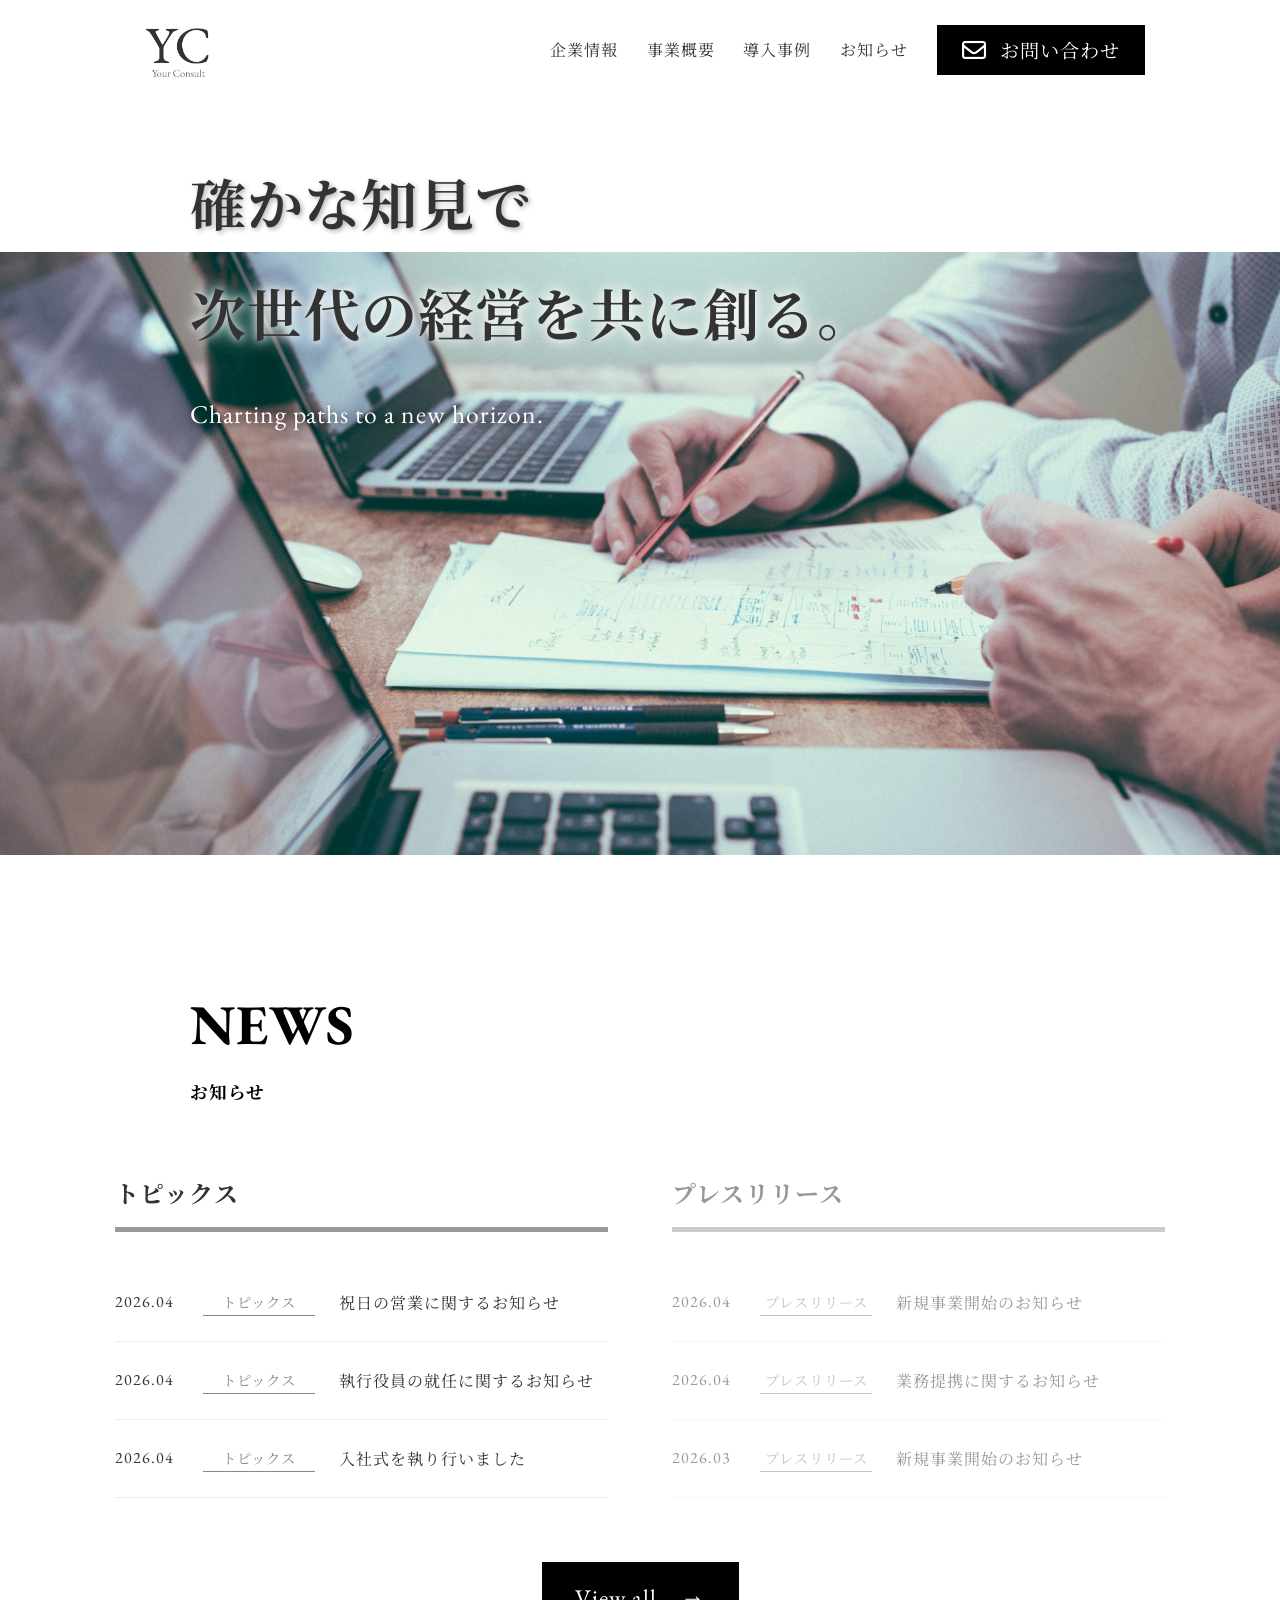
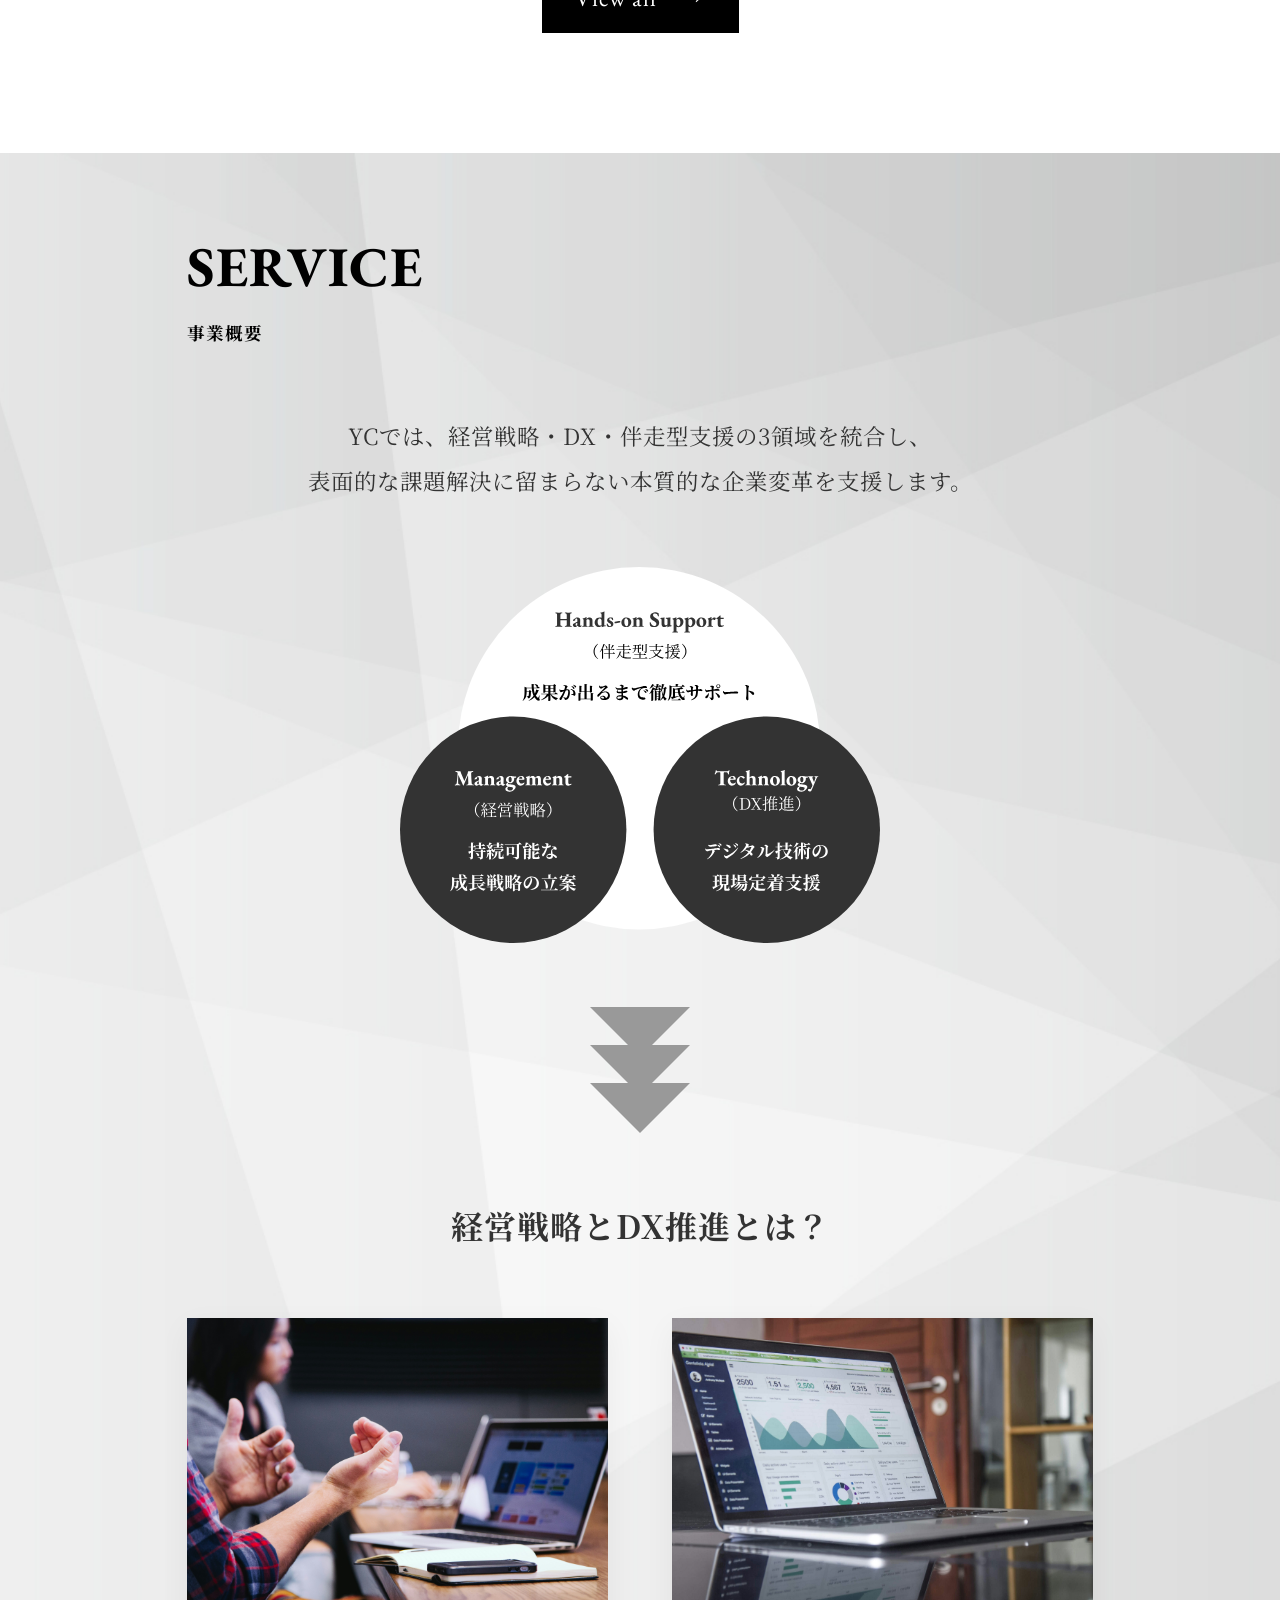
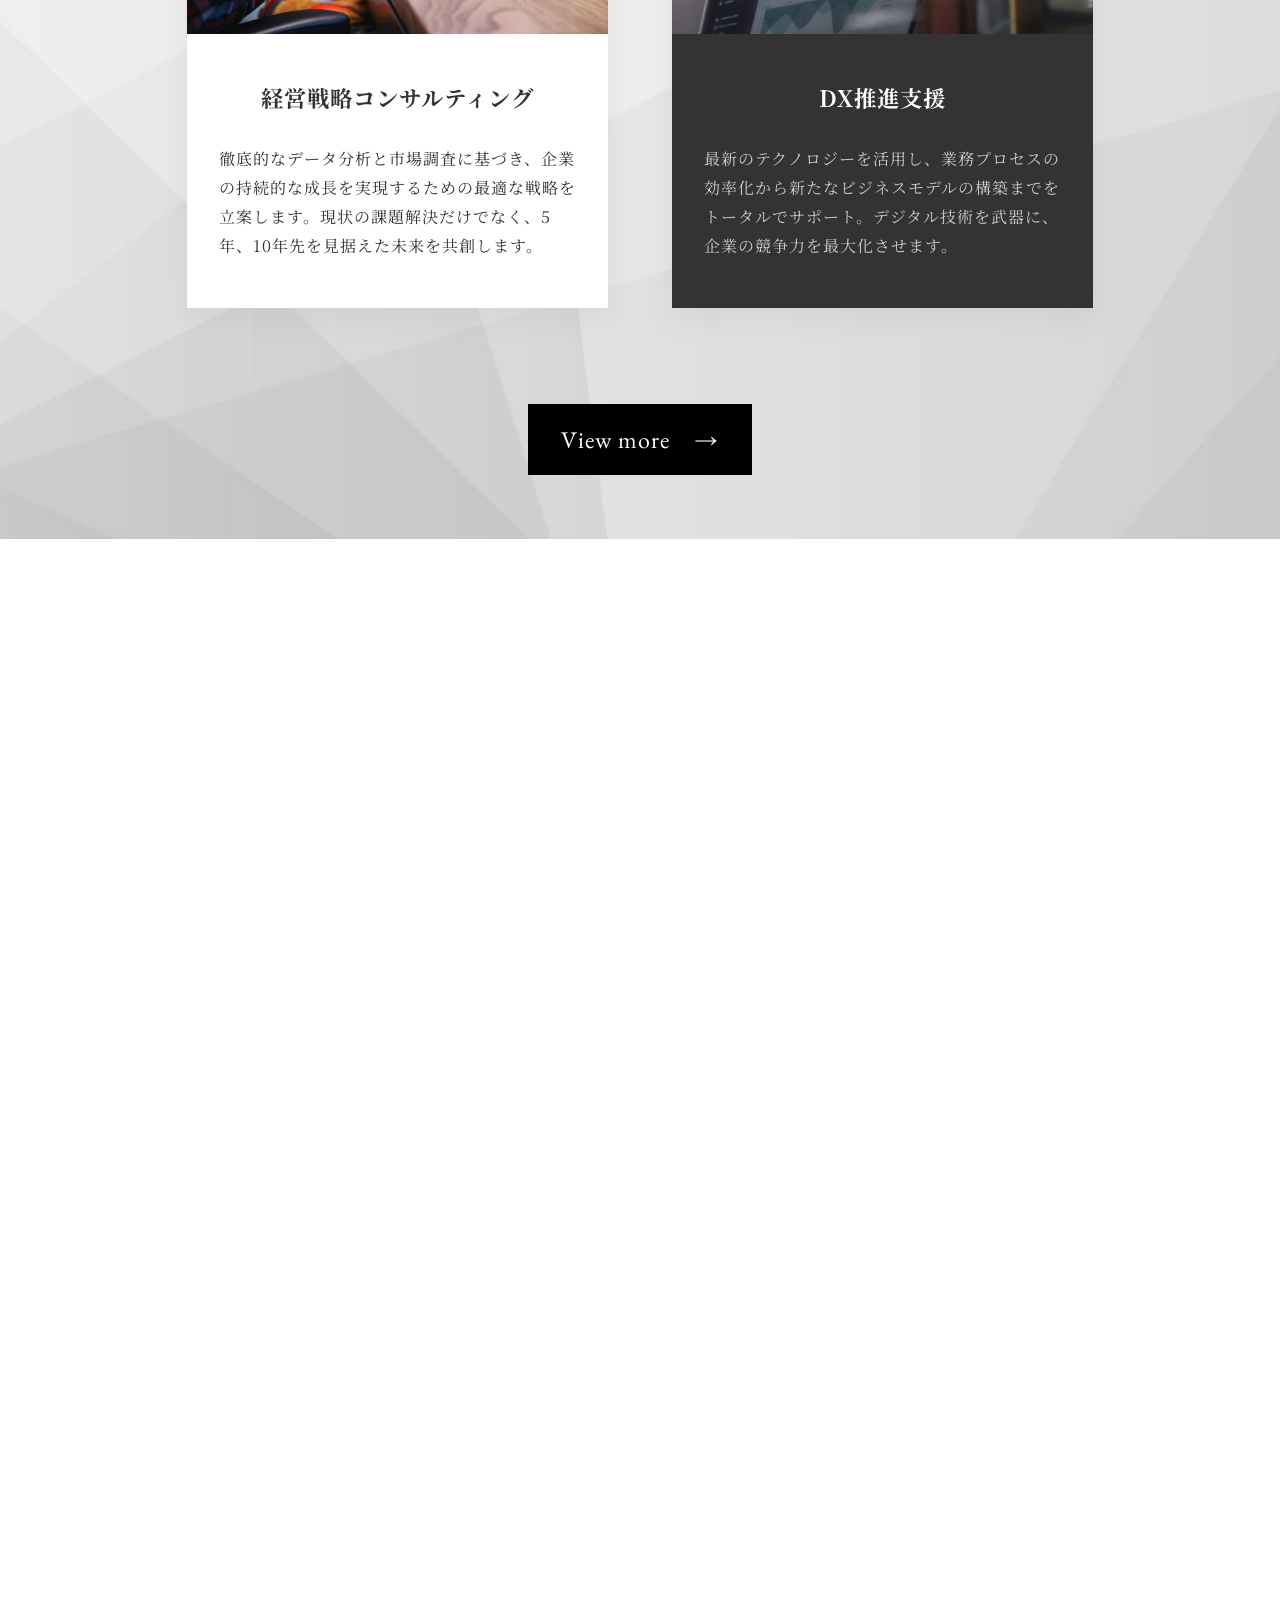
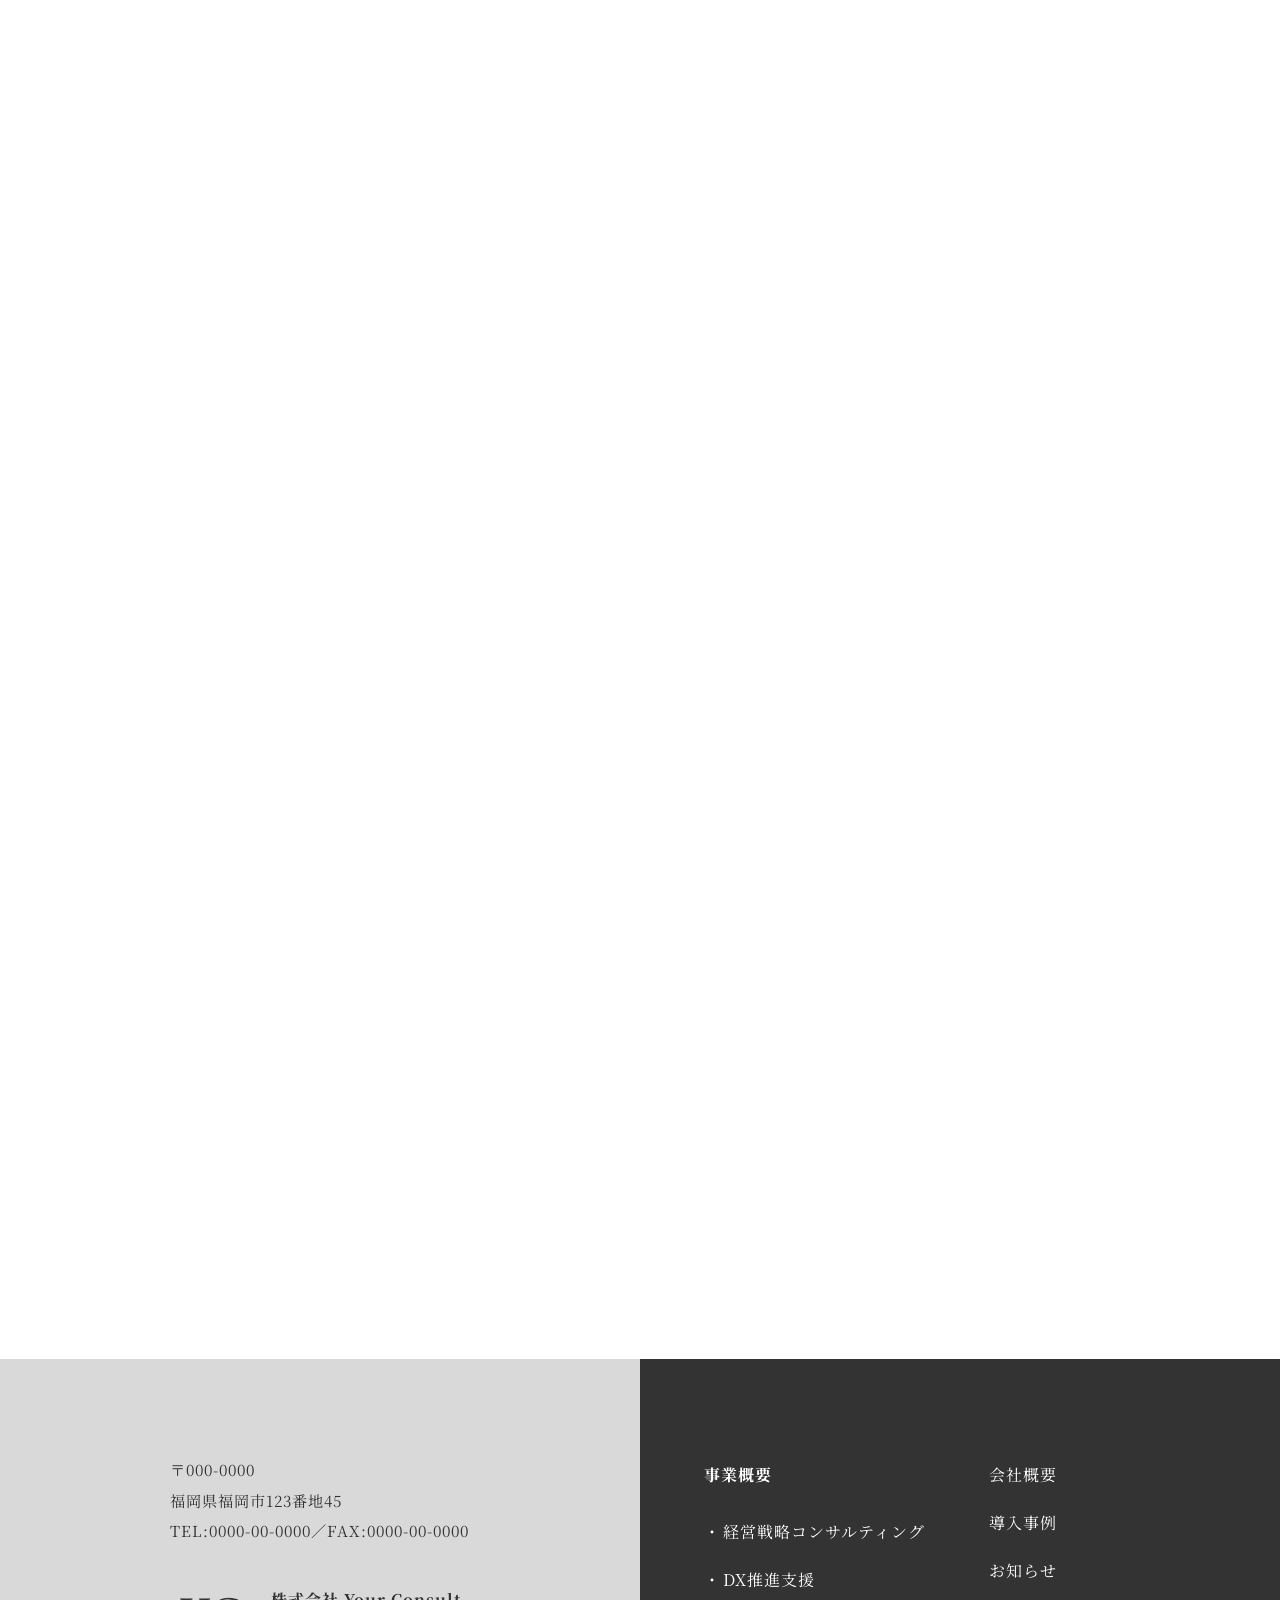
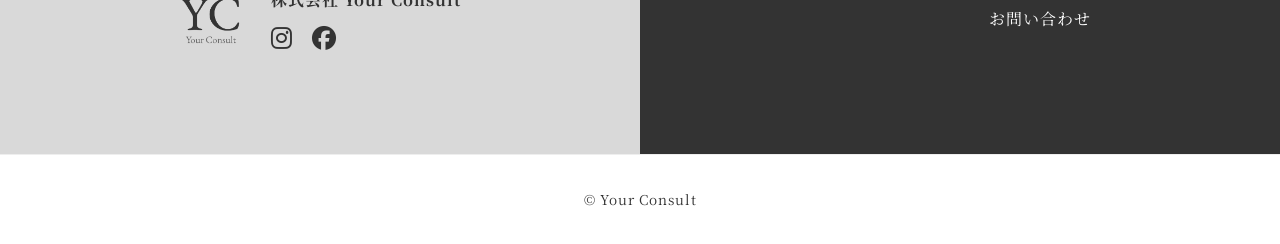
<file: index.html>
<!DOCTYPE html>
<html lang="ja">
<head>
  <meta charset="UTF-8">
  <meta http-equiv="X-UA-Compatible" content="IE=edge">
  <meta name="viewport" content="width=device-width, initial-scale=1">
  <title>YC | Your Consult</title> <link rel="icon" href="img/favicon.png"> <link rel="apple-touch-icon" href="img/favicon.png">

  <link rel="preconnect" href="https://fonts.googleapis.com">
  <link rel="preconnect" href="https://fonts.gstatic.com" crossorigin>
  <link rel="stylesheet" href="https://cdnjs.cloudflare.com/ajax/libs/font-awesome/6.5.1/css/all.min.css">
  <link href="https://fonts.googleapis.com/css2?family=EB+Garamond:ital,wght@0,400..800;1,400..800&family=Noto+Serif+JP:wght@200..900&display=swap" rel="stylesheet">

  <link rel="stylesheet" type="text/css" href="css/style.css">
</head>
<body>

  <header class="header" id="header">
  <div class="header-wrap">
    <h1 class="header-wrap__logo">
      <a href="index.html">
        <img src="img/logo.png" alt="ロゴ">
      </a>
    </h1>

    <div class="header-wrap__nav-wrapper">

      <div class="header-wrap__nav-logo">
        <a href="index.html">
          <img src="img/logo.png" alt="ロゴ">
        </a>
      </div>

      <nav class="header-wrap__nav">
        <ul class="header-wrap__list">
          <li class="header-wrap__item"><a href="company.html">企業情報</a></li>
          <li class="header-wrap__item"><a href="service.html">事業概要</a></li>
          <li class="header-wrap__item"><a href="works.html">導入事例</a></li>
          <li class="header-wrap__item"><a href="news.html">お知らせ</a></li>
        </ul>
      </nav>

      <div class="header-wrap__contact">
        <a href="contact.html">
          <i class="fa-regular fa-envelope"></i>
          <span class="contact-text">お問い合わせ</span>
        </a>
      </div>
    </div> <button class="toggle_btn" id="js-hamburger">
      <span></span>
      <span></span>
    </button>
    
  </div>
</header>

<main>

  <section class="main-visual">
    <div class="main-visual__inner">
      <div class="main-visual__content">
        <h2 class="main-visual__title">
          <span class="main-visual__title--main">確かな知見で</span>
          <span class="main-visual__title--sub">次世代の経営を共に創る。</span>
        </h2>
        <p class="main-visual__eng">Charting paths to a new horizon.</p>
      </div>
      <div class="main-visual__img">
        <img src="img/fv-service002.jpg" alt="打ち合わせの様子">
      </div>
    </div>
  </section>

<!-- news -->
  <section class="top-news u-fade-up">
  <div class="top-news__inner">
    <div class="top-news__header">
      <h3 class="top-news__eng">NEWS</h3>
      <p class="top-news__jp">お知らせ</p>
    </div>

    <div class="top-news__tab-menu">
      <h4 class="top-news__category-heading is-active" data-tab="topics">トピックス</h4>
      <h4 class="top-news__category-heading" data-tab="press">プレスリリース</h4>
    </div>

    <div class="top-news__flex-container">
      <article class="top-news__content is-active" id="topics">
        <h4 class="top-news__category-heading">トピックス</h4> <ul class="top-news__list">
          <li class="top-news__list-item">
            <a href="news.html#topics">
              <span class="date">2026.04</span>
              <span class="category">トピックス</span>
              <span class="title">祝日の営業に関するお知らせ</span>
            </a>
          </li>
          <li class="top-news__list-item">
            <a href="news.html#topics">
              <span class="date">2026.04</span>
              <span class="category">トピックス</span>
              <span class="title">執行役員の就任に関するお知らせ</span>
            </a>
          </li>
          <li class="top-news__list-item">
            <a href="news.html#topics">
              <span class="date">2026.04</span>
              <span class="category">トピックス</span>
              <span class="title">入社式を執り行いました</span>
            </a>
          </li>
        </ul>
      </article>
      <article class="top-news__content" id="press">
        <h4 class="top-news__category-heading">プレスリリース</h4> <ul class="top-news__list">
          <li class="top-news__list-item">
            <a href="news.html#press">
              <span class="date">2026.04</span>
              <span class="category">プレスリリース</span>
              <span class="title">新規事業開始のお知らせ</span>
            </a>
          </li>
          <li class="top-news__list-item">
            <a href="news.html#press">
              <span class="date">2026.04</span>
              <span class="category">プレスリリース</span>
              <span class="title">業務提携に関するお知らせ</span>
            </a>
          </li>
          <li class="top-news__list-item">
            <a href="news.html#press">
              <span class="date">2026.03</span>
              <span class="category">プレスリリース</span>
              <span class="title">新規事業開始のお知らせ</span>
            </a>
          </li>
        </ul>
      </article>
    </div>
    <div class="top-news__more">
      <a href="news.html" class="btn-viewall">View all</a>
    </div>
  </div>
</section>

<!-- service -->
<section class="p-service u-fade-up">
  <div class="p-service__inner">

    <div class="p-service__header">
      <h2 class="p-service__eng">SERVICE</h2>
      <p class="p-service__jp">事業概要</p>
    </div>

    <p class="p-service__lead">
      YCでは、経営戦略・DX・伴走型支援の3領域を統合し、<br class="pc-only">表面的な課題解決に留まらない本質的な企業変革を支援します。
    </p>

    <div class="p-service__diagram">
      <img src="img/servicezukai.svg" alt="伴走型支援、経営戦略、DX推進の3つの領域の統合図解">
    </div>

    <div class="p-service__decor-arrows">
      <span class="arrow-item"></span>
      <span class="arrow-item"></span>
      <span class="arrow-item"></span>
    </div>
    

    <div class="p-service__link-area">
      <p class="p-service__link-text">経営戦略とDX推進とは？</p>
    </div>


    <div class="p-service__cards">
      <article class="p-service__card">
        <div class="p-service__card-img">
          <img src="img/top-service02.jpg" alt="経営戦略コンサルティング">
        </div>
        <div class="p-service__card-body">
          <h3 class="p-service__card-title">経営戦略コンサルティング</h3>
          <p class="p-service__card-text">
            徹底的なデータ分析と市場調査に基づき、企業の持続的な成長を実現するための最適な戦略を立案します。現状の課題解決だけでなく、5年、10年先を見据えた未来を共創します。
          </p>
        </div>
      </article>

      <article class="p-service__card is-dark">
        <div class="p-service__card-img">
          <img src="img/top-service03.jpg" alt="DX推進支援">
        </div>
        <div class="p-service__card-body">
          <h3 class="p-service__card-title">DX推進支援</h3>
          <p class="p-service__card-text">
            最新のテクノロジーを活用し、業務プロセスの効率化から新たなビジネスモデルの構築までをトータルでサポート。デジタル技術を武器に、企業の競争力を最大化させます。
          </p>
        </div>
      </article>
    </div>

    <div class="p-service__more">
      <a href="service.html" class="btn-viewall">View more</a>
    </div>

  </div>
</section>

<!-- works -->
<section class="p-works u-fade-up">
  <div class="p-works__inner">
    <div class="p-works__header">
      <h2 class="p-works__eng">WORKS</h2>
      <p class="p-works__jp">導入事例</p>
    </div>
  </div>

  <div class="p-works__slider">
    <div class="p-works__track">
      
      <div class="p-works__list">
        <article class="p-works__item">
          <div class="p-works__item-img"><a href="works.html#top-works01"><img src="img/top-works01.jpg" alt=""></a></div>
          <div class="p-works__item-body">
            <h3 class="p-works__item-title">データ活用による顧客体験の最適化</h3>
            <p class="p-works__item-client">○○株式会社 様</p>
            <a href="works.html#top-works01" class="p-works__item-category">#DX推進支援</a>
          </div>
        </article>

        <article class="p-works__item">
          <div class="p-works__item-img"><a href="works.html#top-works02"><img src="img/top-works02.jpg" alt=""></a></div>
          <div class="p-works__item-body">
            <h3 class="p-works__item-title">中期経営計画策定支援</h3>
            <p class="p-works__item-client">株式会社テスト 様</p>
            <a href="works.html#top-works02" class="p-works__item-category">#経営戦略コンサルティング</a>
          </div>
        </article>

        <article class="p-works__item">
          <div class="p-works__item-img"><a href="works.html#top-works03"><img src="img/top-works03.jpg" alt=""></a></div>
          <div class="p-works__item-body">
            <h3 class="p-works__item-title">システム刷新に伴うDX推進</h3>
            <p class="p-works__item-client">○○株式会社 様</p>
            <a href="works.html#top-works03" class="p-works__item-category">#DX推進支援</a>
          </div>
        </article>

        <article class="p-works__item">
          <div class="p-works__item-img"><a href="works.html#top-works04"><img src="img/top-works04.jpg" alt=""></a></div>
          <div class="p-works__item-body">
            <h3 class="p-works__item-title">新規事業立案コンサル</h3>
            <p class="p-works__item-client">株式会社test 様</p>
            <a href="works.html#top-works04" class="p-works__item-category">#経営戦略コンサルティング</a>
          </div>
        </article>

        <article class="p-works__item">
          <div class="p-works__item-img"><a href="works.html#top-works05"><img src="img/top-works05.jpg" alt=""></a></div>
          <div class="p-works__item-body">
            <h3 class="p-works__item-title">中期経営計画の策定</h3>
            <p class="p-works__item-client">株式会社T 様</p>
            <a href="works.html#top-works05" class="p-works__item-category">#経営戦略コンサルティング</a>
          </div>
        </article>
      </div>

      <div class="p-works__list" aria-hidden="true">
        <article class="p-works__item">
          <div class="p-works__item-img"><a href="works.html#top-works01"><img src="img/top-works01.jpg" alt=""></a></div>
          <div class="p-works__item-body">
            <h3 class="p-works__item-title">データ活用による顧客体験の最適化</h3>
            <p class="p-works__item-client">○○株式会社 様</p>
            <a href="works.html#top-works01" class="p-works__item-category">#DX推進支援</a>
          </div>
        </article>

        <article class="p-works__item">
          <div class="p-works__item-img"><a href="works.html#top-works02"><img src="img/top-works02.jpg" alt=""></a></div>
          <div class="p-works__item-body">
            <h3 class="p-works__item-title">中期経営計画策定支援</h3>
            <p class="p-works__item-client">株式会社テスト 様</p>
            <a href="works.html#top-works02" class="p-works__item-category">#経営戦略コンサルティング</a>
          </div>
        </article>

        <article class="p-works__item">
          <div class="p-works__item-img"><a href="works.html#top-works03"><img src="img/top-works03.jpg" alt=""></a></div>
          <div class="p-works__item-body">
            <h3 class="p-works__item-title">システム刷新に伴うDX推進</h3>
            <p class="p-works__item-client">○○株式会社 様</p>
            <a href="works.html#top-works03" class="p-works__item-category">#DX推進支援</a>
          </div>
        </article>

        <article class="p-works__item">
          <div class="p-works__item-img"><a href="works.html#top-works04"><img src="img/top-works04.jpg" alt=""></a></div>
          <div class="p-works__item-body">
            <h3 class="p-works__item-title">新規事業立案コンサル</h3>
            <p class="p-works__item-client">株式会社test 様</p>
            <a href="works.html#top-works04" class="p-works__item-category">#経営戦略コンサルティング</a>
          </div>
        </article>

        <article class="p-works__item">
          <div class="p-works__item-img"><a href="works.html#top-works05"><img src="img/top-works05.jpg" alt=""></a></div>
          <div class="p-works__item-body">
            <h3 class="p-works__item-title">中期経営計画の策定</h3>
            <p class="p-works__item-client">株式会社T 様</p>
            <a href="works.html#top-works05" class="p-works__item-category">#経営戦略コンサルティング</a>
          </div>
        </article>
      </div>

    </div>
  </div>

  <div class="p-works__more">
    <a href="works.html" class="btn-viewall">View all</a>
  </div>
</section>

<!-- company -->
<section class="p-company u-fade-up">
  <div class="p-company__inner">
    <div class="p-company__header">
      <h2 class="p-company__eng">COMPANY</h2>
      <p class="p-company__jp">企業情報</p>
    </div>

    <div class="p-company__contents">
      <div class="p-company__img">
        <img src="img/top-company.jpg" alt="ビルを見上げた様子">
      </div>

      <div class="p-company__body">
        <h3 class="p-company__title">本質を捉え、変革を導く。</h3>
        <div class="p-company__text-wrapper">
          <p class="p-company__text">
            私たちは、単なる外部のアドバイザーとしてではなく、お客様の真のパートナーとして歩みます。目まぐるしく変化する社会において、目の前の課題解決、さらにその先にある本質的な価値を見極めることが私たちの使命です。豊富な経験と鋭い洞察力を武器に、お客様と共に持続可能な未来を切り拓いていきます。
          </p>
        </div>
      </div>
    </div>

    <div class="p-company__more">
      <a href="company.html" class="btn-viewmore">View more</a>
    </div>
  </div>
</section>

<!-- contact -->
<section class="p-contact u-fade-up">
  <div class="p-contact__inner">
    <div class="p-contact__box">
      <div class="p-contact__header">
        <h2 class="p-contact__eng">CONTACT</h2>
        <p class="p-contact__jp">お問い合わせ</p>
      </div>

      <div class="p-contact__body">
        <p class="p-contact__text">
          現在の課題について、お気軽にご相談ください。<br>
          たちが最適な道を一緒に考えます。
        </p>
      </div>

      <div class="p-contact__link">
        <a href="contact.html">
          <span>ご相談・お問い合わせはこちらから</span>
        </a>
      </div>
    </div>
  </div>
</section>

</main>

<footer class="footer">
  <div class="footer-wrap">
    <div class="footer-left">
      <div class="footer-left__inner">
        <p class="footer-info">
          〒000-0000<br>
          福岡県福岡市123番地45<br>
          TEL:0000-00-0000／FAX:0000-00-0000
        </p>

        <div class="footer-logo-set">
          <div class="footer-logo">
            <a href="index.html">
              <img src="img/logo.png" alt="株式会社 Your Consult">
            </a>
          </div>
          <div class="footer-company-info">
            <span class="footer-company-name">株式会社 Your Consult</span>
            <div class="footer-sns">
              <a href="#"><i class="fa-brands fa-instagram"></i></a>
              <a href="#"><i class="fa-brands fa-facebook"></i></a>
            </div>
          </div>
        </div>
      </div>
    </div>

    <div class="footer-right">
      <div class="footer-right__inner">
        <div class="footer-nav">
          <div class="footer-nav__group">
            <a href="service.html" class="footer-nav__ttl">事業概要</a>
            <ul class="footer-nav__list --dot">
              <li><a href="service.html#service-strategy">経営戦略コンサルティング</a></li>
              <li><a href="service.html#service-dx">DX推進支援</a></li>
            </ul>
          </div>
          <div class="footer-nav__group">
            <ul class="footer-nav__list">
              <li><a href="company.html">会社概要</a></li>
              <li><a href="works.html">導入事例</a></li>
              <li><a href="news.html">お知らせ</a></li>
              <li><a href="contact.html">お問い合わせ</a></li>
            </ul>
          </div>
        </div>
      </div>
    </div>
  </div>
  <p class="copyright">&copy; Your Consult</p>
</footer>

  <script src="https://ajax.googleapis.com/ajax/libs/jquery/3.6.0/jquery.min.js"></script>
  <script type="text/javascript" src="js/main.js"></script>
</body>
</html>
</file>
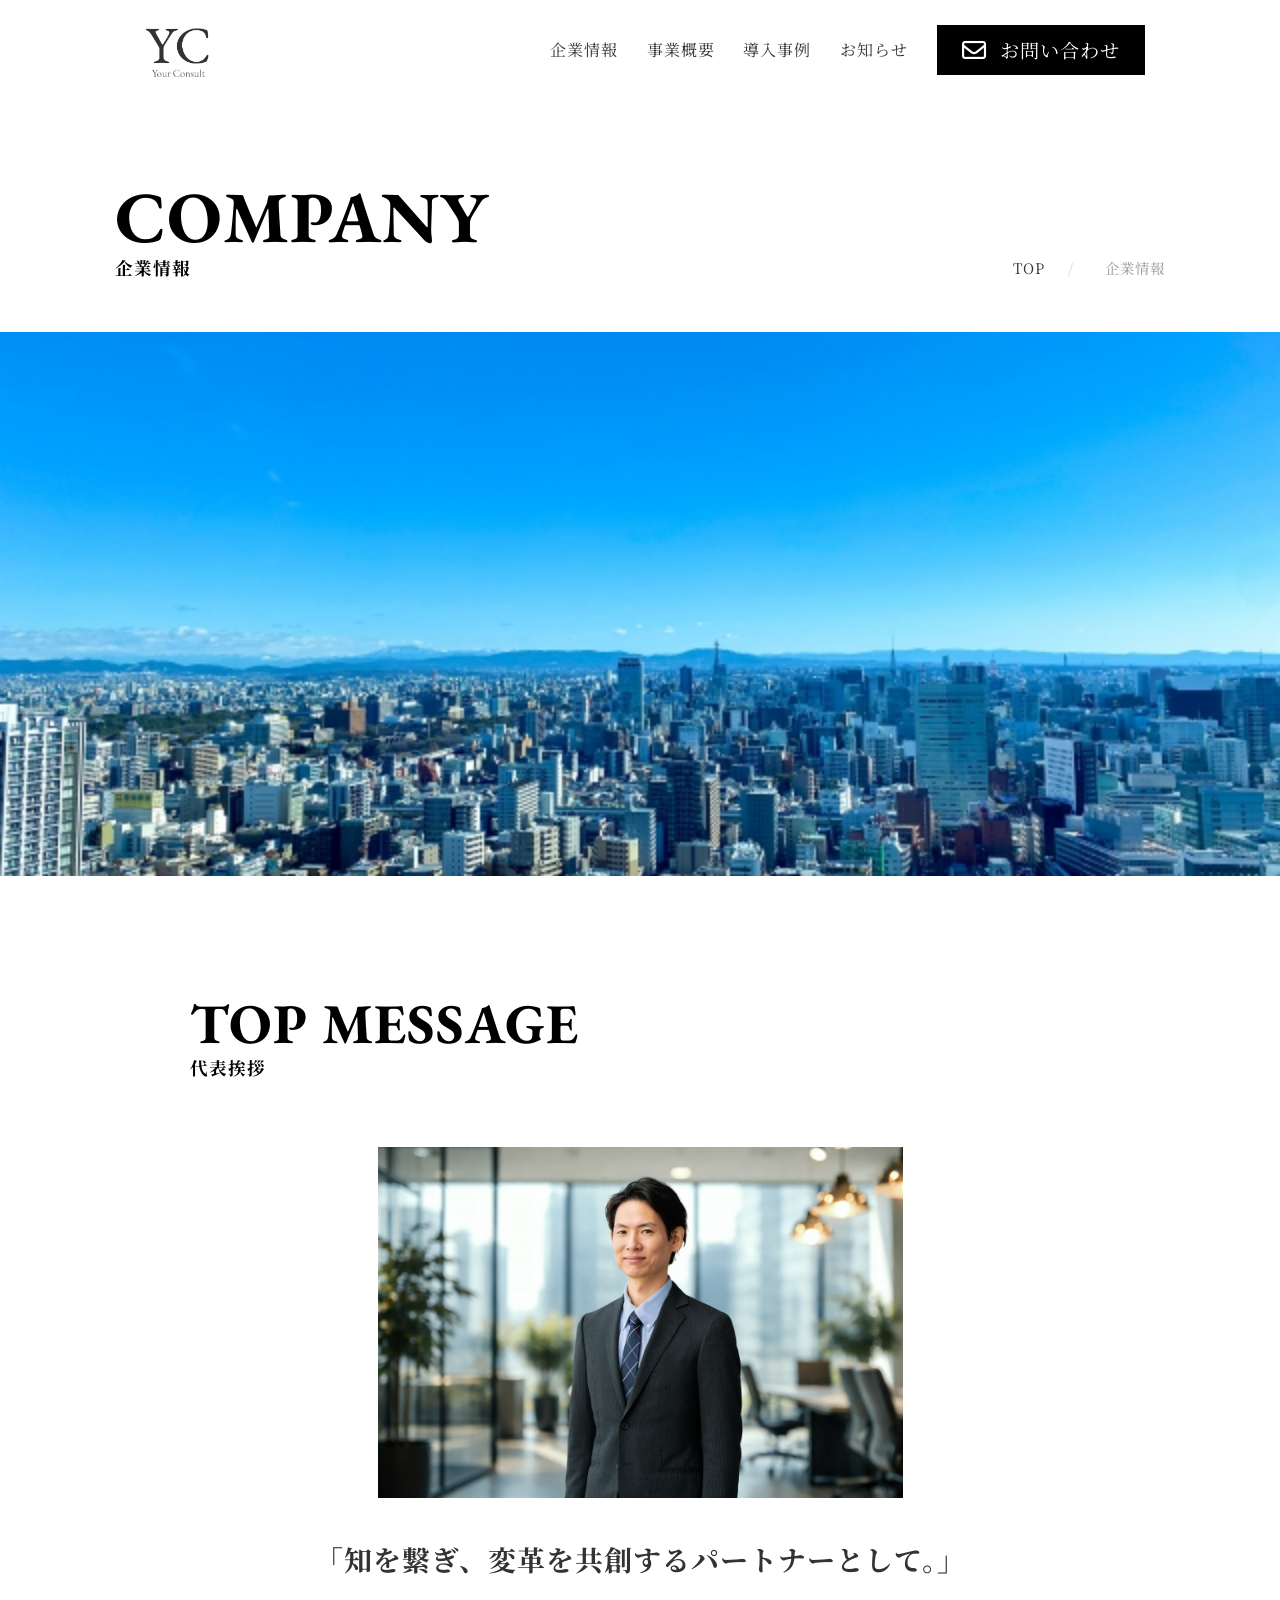
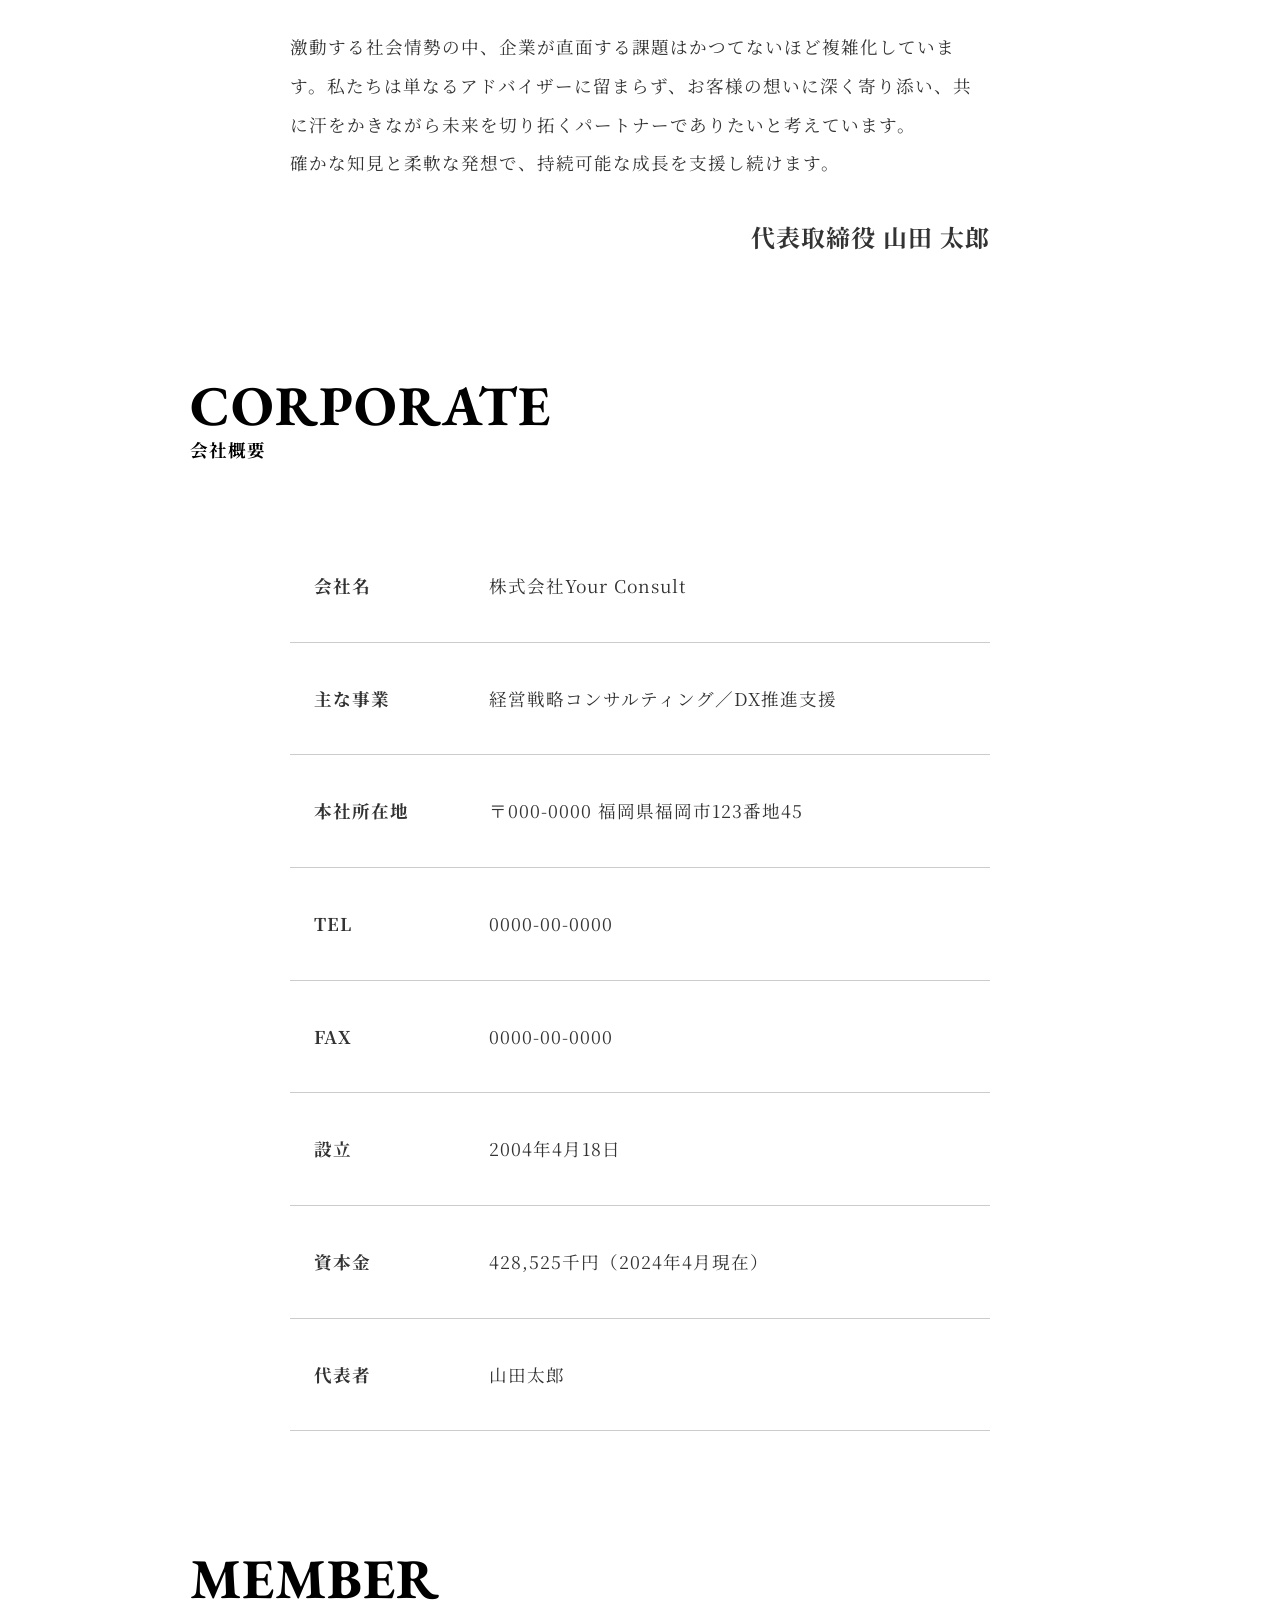
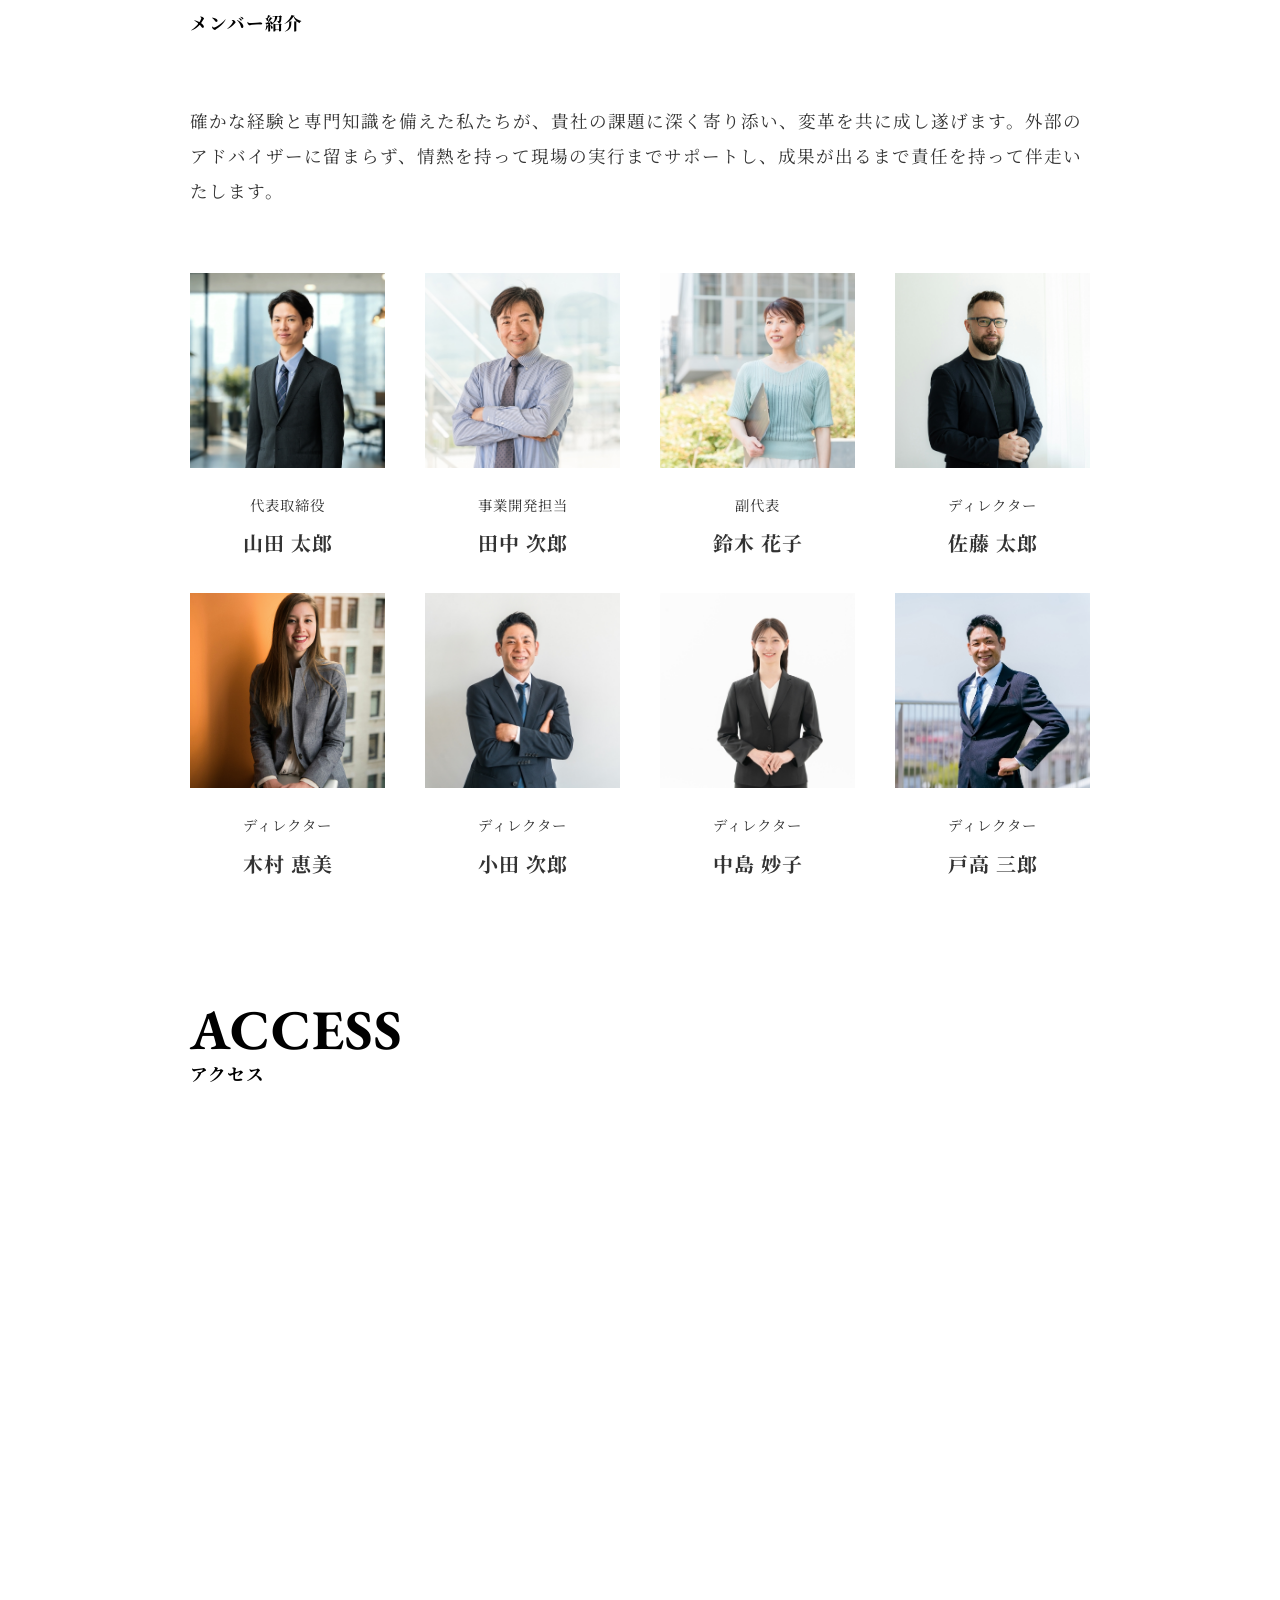
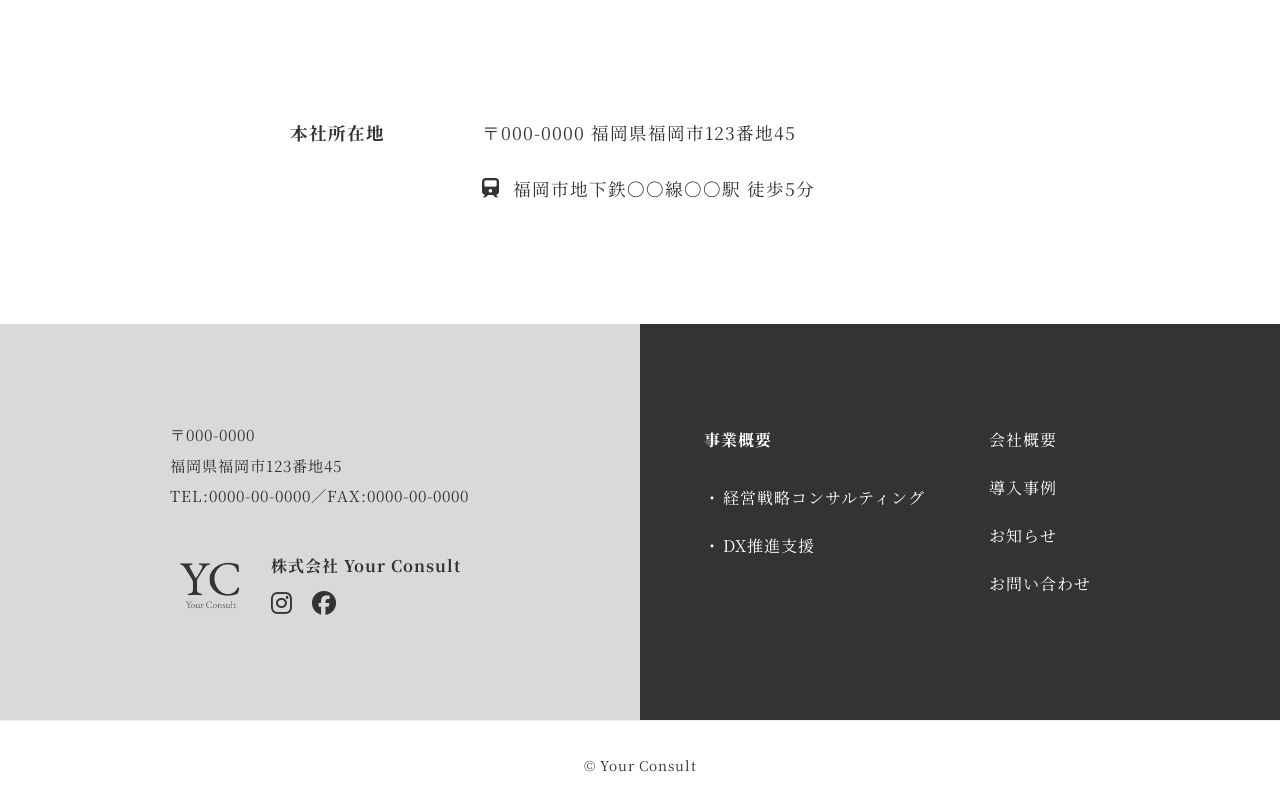
<file: company.html>
<!DOCTYPE html>
<html lang="ja">
<head>
  <meta charset="UTF-8">
  <meta http-equiv="X-UA-Compatible" content="IE=edge">
  <meta name="viewport" content="width=device-width, initial-scale=1">
  <title>YC | Your Consult</title> <link rel="icon" href="img/favicon.png"> <link rel="apple-touch-icon" href="img/favicon.png">

  <link rel="preconnect" href="https://fonts.googleapis.com">
  <link rel="preconnect" href="https://fonts.gstatic.com" crossorigin>
  <link rel="stylesheet" href="https://cdnjs.cloudflare.com/ajax/libs/font-awesome/6.5.1/css/all.min.css">
  <link href="https://fonts.googleapis.com/css2?family=EB+Garamond:ital,wght@0,400..800;1,400..800&family=Noto+Serif+JP:wght@200..900&display=swap" rel="stylesheet">

  <link rel="stylesheet" type="text/css" href="css/style.css">
</head>
<body>

  <header class="header" id="header">
  <div class="header-wrap">
    <h1 class="header-wrap__logo">
      <a href="index.html">
        <img src="img/logo.png" alt="ロゴ">
      </a>
    </h1>

    <div class="header-wrap__nav-wrapper">

      <div class="header-wrap__nav-logo">
        <a href="index.html">
          <img src="img/logo.png" alt="ロゴ">
        </a>
      </div>

      <nav class="header-wrap__nav">
        <ul class="header-wrap__list">
          <li class="header-wrap__item"><a href="company.html">企業情報</a></li>
          <li class="header-wrap__item"><a href="service.html">事業概要</a></li>
          <li class="header-wrap__item"><a href="works.html">導入事例</a></li>
          <li class="header-wrap__item"><a href="news.html">お知らせ</a></li>
        </ul>
      </nav>

      <div class="header-wrap__contact">
        <a href="contact.html">
          <i class="fa-regular fa-envelope"></i>
          <span class="contact-text">お問い合わせ</span>
        </a>
      </div>
    </div> <button class="toggle_btn" id="js-hamburger">
      <span></span>
      <span></span>
    </button>
    
  </div>
</header>

<main>

    <section class="p-lower-header">
  <div class="p-lower-header__inner">
    <div class="p-lower-header__title-set">
      <h2 class="p-lower-header__eng">COMPANY</h2>
      <p class="p-lower-header__jp">企業情報</p>
    </div>
    <nav class="breadcrumb" aria-label="パンくずリスト">
      <ul class="breadcrumb__list">
        <li class="breadcrumb__item">
          <a href="index.html">TOP</a>
        </li>
        <li class="breadcrumb__item">
          <span>企業情報</span>
        </li>
      </ul>
    </nav>
  </div>
</section>

<div class="p-lower-visual">
  <div class="p-lower-visual__img">
    <img src="img/company-fv.jpg" alt="">
  </div>
</div>

<article class="l-lower-content">
  <section class="p-top-message">
    <div class="p-top-message__inner">
      <div class="p-top-message__header">
        <h2 class="p-top-message__eng">TOP MESSAGE</h2>
        <p class="p-top-message__jp">代表挨拶</p>
      </div>

      <div class="p-top-message__contents">
        <div class="p-top-message__img">
          <img src="img/ceo.jpg" alt="代表取締役 山田 太郎">
        </div>

        <div class="p-top-message__body">
          <h3 class="p-top-message__title">「知を繋ぎ、変革を共創するパートナーとして。」</h3>
          <div class="p-top-message__text-wrapper">
            <p class="p-top-message__text">
              激動する社会情勢の中、企業が直面する課題はかつてないほど複雑化しています。私たちは単なるアドバイザーに留まらず、お客様の想いに深く寄り添い、共に汗をかきながら未来を切り拓くパートナーでありたいと考えています。
            </p>
            <p class="p-top-message__text">
              確かな知見と柔軟な発想で、持続可能な成長を支援し続けます。
            </p>
          </div>
          <p class="p-top-message__signature">代表取締役 山田 太郎</p>
        </div>
      </div>
    </div>
  </section>
</article>

<section class="p-corporate">
  <div class="p-corporate__inner">
    <div class="p-corporate__header">
      <h2 class="p-corporate__eng">CORPORATE</h2>
      <p class="p-corporate__jp">会社概要</p>
    </div>

    <div class="p-corporate__contents">
      <table class="p-corporate__table">
        <tbody>
          <tr>
            <th>会社名</th>
            <td>株式会社Your Consult</td>
          </tr>
          <tr>
            <th>主な事業</th>
            <td>経営戦略コンサルティング／DX推進支援</td>
          </tr>
          <tr>
            <th>本社所在地</th>
            <td>〒000-0000 福岡県福岡市123番地45</td>
          </tr>
          <tr>
            <th>TEL</th>
            <td>0000-00-0000</td>
          </tr>
          <tr>
            <th>FAX</th>
            <td>0000-00-0000</td>
          </tr>
          <tr>
            <th>設立</th>
            <td>2004年4月18日</td>
          </tr>
          <tr>
            <th>資本金</th>
            <td>428,525千円（2024年4月現在）</td>
          </tr>
          <tr>
            <th>代表者</th>
            <td>山田太郎</td>
          </tr>
        </tbody>
      </table>
    </div>
  </div>
</section>

<section class="p-member">
  <div class="p-member__inner">
    <div class="p-member__header">
      <h2 class="p-member__eng">MEMBER</h2>
      <p class="p-member__jp">メンバー紹介</p>
    </div>

    <div class="p-member__contents">
      <p class="p-member__lead">
        確かな経験と専門知識を備えた私たちが、貴社の課題に深く寄り添い、変革を共に成し遂げます。外部のアドバイザーに留まらず、情熱を持って現場の実行までサポートし、成果が出るまで責任を持って伴走いたします。
      </p>

      <div class="p-member__list">
        <div class="p-member__item">
          <div class="p-member__img">
            <img src="img/ceo.jpg" alt="山田 太郎">
          </div>
          <p class="p-member__role">代表取締役</p>
          <h3 class="p-member__name">山田 太郎</h3>
        </div>

        <div class="p-member__item">
          <div class="p-member__img">
            <img src="img/tanaka.jpg" alt="田中 次郎">
          </div>
          <p class="p-member__role">事業開発担当</p>
          <h3 class="p-member__name">田中 次郎</h3>
        </div>

        <div class="p-member__item">
          <div class="p-member__img">
            <img src="img/suzuki.jpg" alt="鈴木 花子">
          </div>
          <p class="p-member__role">副代表</p>
          <h3 class="p-member__name">鈴木 花子</h3>
        </div>

        <div class="p-member__item">
          <div class="p-member__img">
            <img src="img/satou.jpg" alt="佐藤 太郎">
          </div>
          <p class="p-member__role">ディレクター</p>
          <h3 class="p-member__name">佐藤 太郎</h3>
        </div>

        <div class="p-member__item">
          <div class="p-member__img">
            <img src="img/kimura.jpg" alt="木村 恵美">
          </div>
          <p class="p-member__role">ディレクター</p>
          <h3 class="p-member__name">木村 恵美</h3>
        </div>

        <div class="p-member__item is-member06">
          <div class="p-member__img">
            <img src="img/oda.jpg" alt="小田 次郎">
          </div>
          <p class="p-member__role">ディレクター</p>
          <h3 class="p-member__name">小田 次郎</h3>
        </div>

        <div class="p-member__item">
          <div class="p-member__img">
            <img src="img/nakajima.jpg" alt="中島 妙子">
          </div>
          <p class="p-member__role">ディレクター</p>
          <h3 class="p-member__name">中島 妙子</h3>
        </div>

        <div class="p-member__item is-member08">
          <div class="p-member__img">
            <img src="img/todaka.jpg" alt="戸高 三郎">
          </div>
          <p class="p-member__role">ディレクター</p>
          <h3 class="p-member__name">戸高 三郎</h3>
        </div>
      </div>
    </div>
  </div>
</section>

<section class="p-access">
  <div class="p-access__inner">
    <div class="p-access__header">
      <h2 class="p-access__eng">ACCESS</h2>
      <p class="p-access__jp">アクセス</p>
    </div>

    <div class="p-access__contents">
      <div class="p-access__map">
        <iframe src="https://www.google.com/maps/embed?pb=!1m18!1m12!1m3!1d3886.1888117261665!2d130.41814711181235!3d33.58972747322343!2m3!1f0!2f0!3f0!3m2!1i1024!2i768!4f13.1!3m3!1m2!1s0x354191c7e6f9b375%3A0x2ee22b3d45b98b90!2z5Y2a5aSa6aeF!5e1!3m2!1sja!2sjp!4v1777131056974!5m2!1sja!2sjp" width="600" height="450" style="border:0;" allowfullscreen="" loading="lazy" referrerpolicy="no-referrer-when-downgrade"></iframe>
      </div>

      <div class="p-access__info">
        <dl class="p-access__info-list">
          <div class="p-access__info-item">
            <dt class="p-access__info-title">本社所在地</dt>
            <dd class="p-access__info-data">
              <p class="p-access__address">〒000-0000 福岡県福岡市123番地45</p>
              <p class="p-access__train">
                <i class="fa-solid fa-train"></i>福岡市地下鉄〇〇線〇〇駅 徒歩5分
              </p>
            </dd>
          </div>
        </dl>
      </div>
    </div>
  </div>
</section>

</main>


<footer class="footer">
  <div class="footer-wrap">
    <div class="footer-left">
      <div class="footer-left__inner">
        <p class="footer-info">
          〒000-0000<br>
          福岡県福岡市123番地45<br>
          TEL:0000-00-0000／FAX:0000-00-0000
        </p>

        <div class="footer-logo-set">
          <div class="footer-logo">
            <a href="index.html">
              <img src="img/logo.png" alt="株式会社 Your Consult">
            </a>
          </div>
          <div class="footer-company-info">
            <span class="footer-company-name">株式会社 Your Consult</span>
            <div class="footer-sns">
              <a href="#"><i class="fa-brands fa-instagram"></i></a>
              <a href="#"><i class="fa-brands fa-facebook"></i></a>
            </div>
          </div>
        </div>
      </div>
    </div>

    <div class="footer-right">
      <div class="footer-right__inner">
        <div class="footer-nav">
          <div class="footer-nav__group">
            <a href="service.html" class="footer-nav__ttl">事業概要</a>
            <ul class="footer-nav__list --dot">
              <li><a href="#">経営戦略コンサルティング</a></li>
              <li><a href="#">DX推進支援</a></li>
            </ul>
          </div>
          <div class="footer-nav__group">
            <ul class="footer-nav__list">
              <li><a href="company.html">会社概要</a></li>
              <li><a href="works.html">導入事例</a></li>
              <li><a href="news.html">お知らせ</a></li>
              <li><a href="contact.html">お問い合わせ</a></li>
            </ul>
          </div>
        </div>
      </div>
    </div>
  </div>
  <p class="copyright">&copy; Your Consult</p>
</footer>


  <script src="https://ajax.googleapis.com/ajax/libs/jquery/3.6.0/jquery.min.js"></script>
  <script type="text/javascript" src="js/main.js"></script>
</body>
</html>
</file>
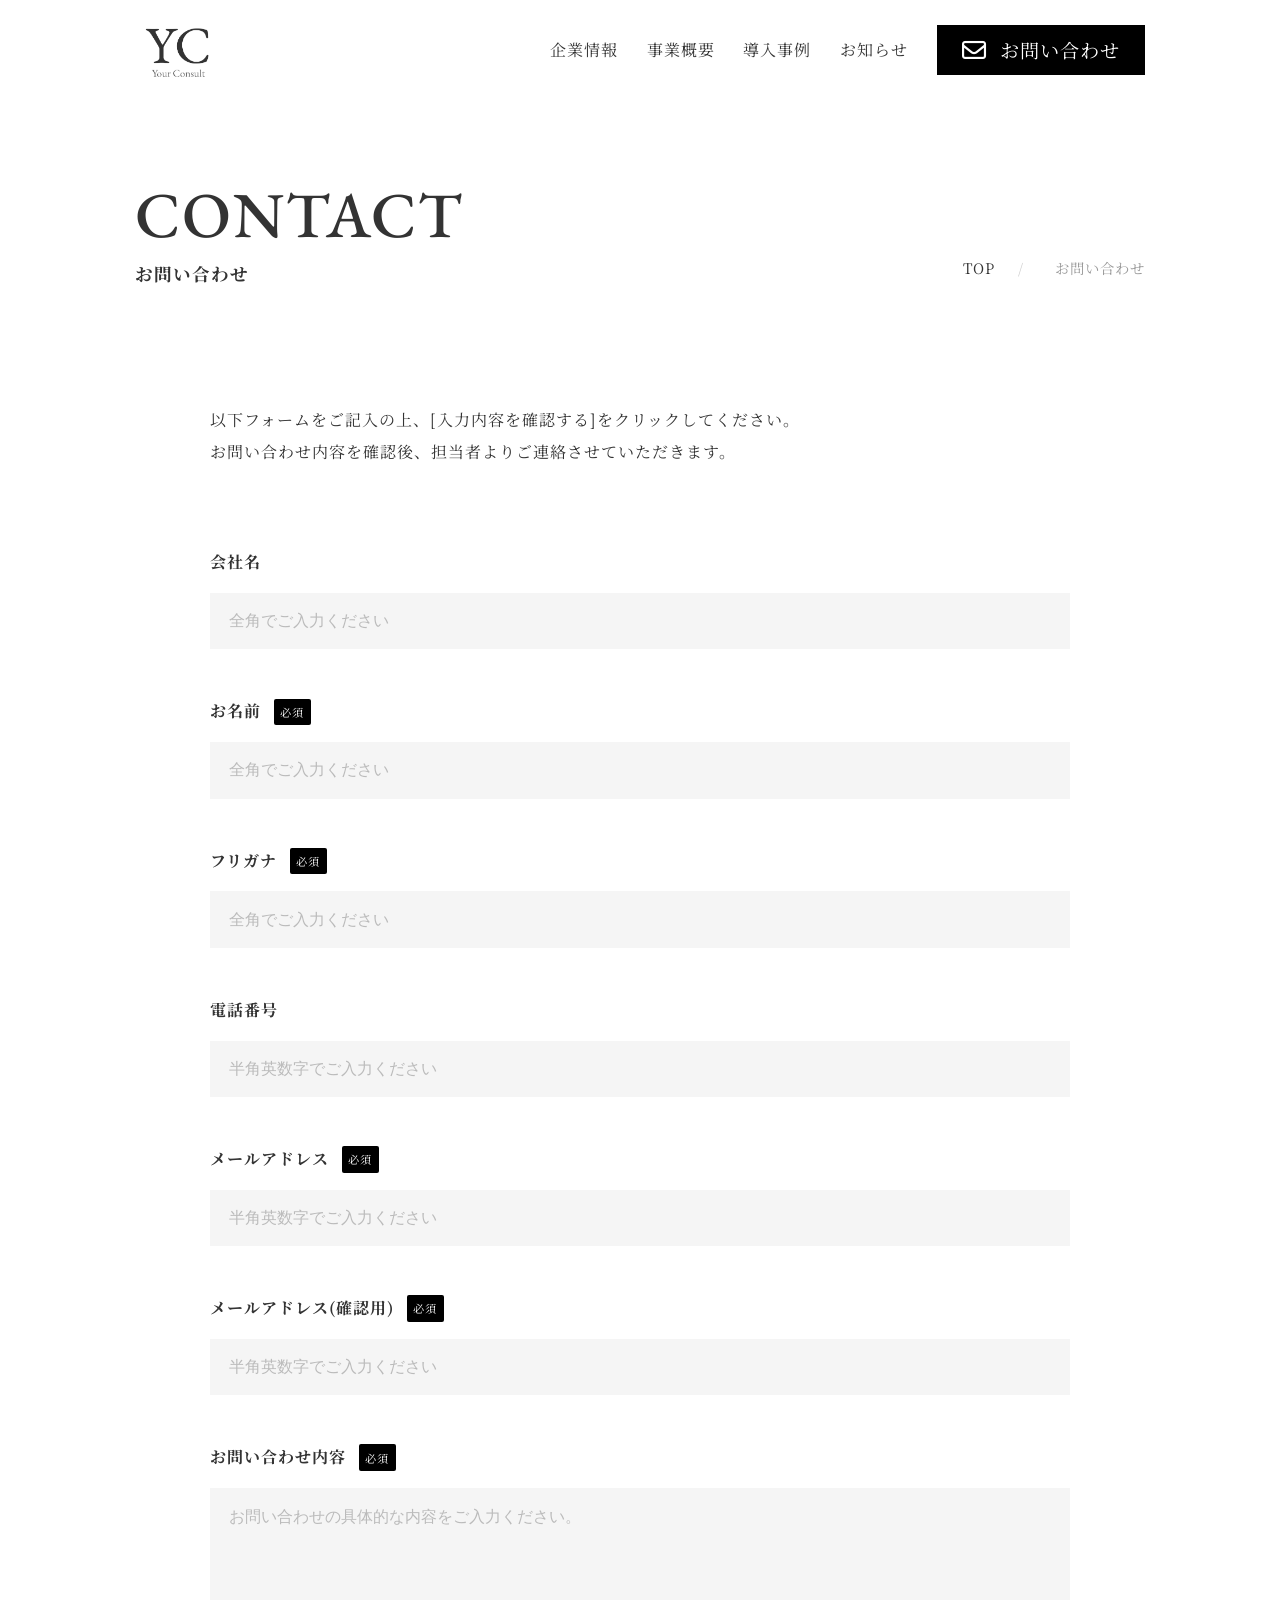
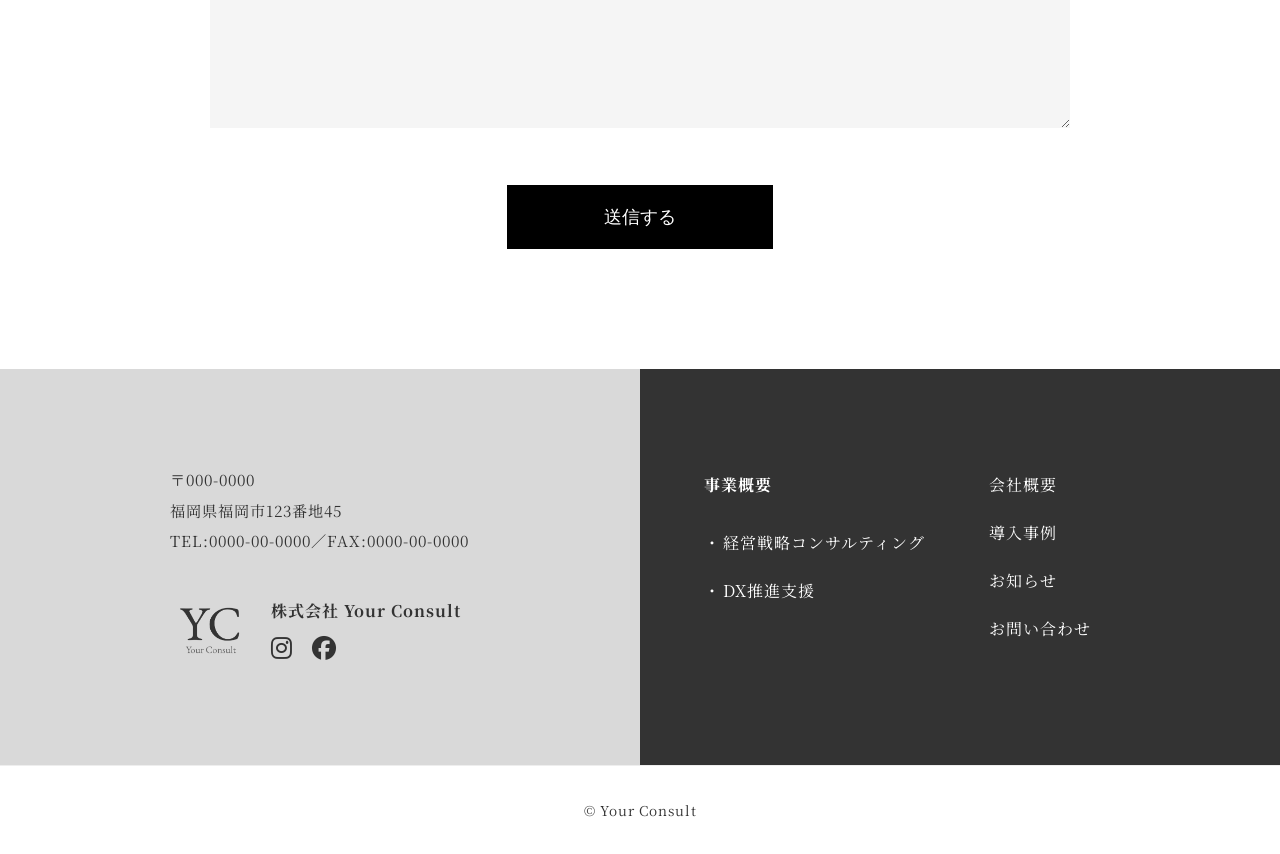
<file: contact.html>
<!DOCTYPE html>
<html lang="ja">
<head>
  <meta charset="UTF-8">
  <meta http-equiv="X-UA-Compatible" content="IE=edge">
  <meta name="viewport" content="width=device-width, initial-scale=1">
  <title>YC | Your Consult</title> <link rel="icon" href="img/favicon.png"> <link rel="apple-touch-icon" href="img/favicon.png">

  <link rel="preconnect" href="https://fonts.googleapis.com">
  <link rel="preconnect" href="https://fonts.gstatic.com" crossorigin>
  <link rel="stylesheet" href="https://cdnjs.cloudflare.com/ajax/libs/font-awesome/6.5.1/css/all.min.css">
  <link href="https://fonts.googleapis.com/css2?family=EB+Garamond:ital,wght@0,400..800;1,400..800&family=Noto+Serif+JP:wght@200..900&display=swap" rel="stylesheet">

  <link rel="stylesheet" type="text/css" href="css/style.css">
</head>
<body>

  <header class="header" id="header">
  <div class="header-wrap">
    <h1 class="header-wrap__logo">
      <a href="index.html">
        <img src="img/logo.png" alt="ロゴ">
      </a>
    </h1>

    <div class="header-wrap__nav-wrapper">

      <div class="header-wrap__nav-logo">
        <a href="index.html">
          <img src="img/logo.png" alt="ロゴ">
        </a>
      </div>

      <nav class="header-wrap__nav">
        <ul class="header-wrap__list">
          <li class="header-wrap__item"><a href="company.html">企業情報</a></li>
          <li class="header-wrap__item"><a href="service.html">事業概要</a></li>
          <li class="header-wrap__item"><a href="works.html">導入事例</a></li>
          <li class="header-wrap__item"><a href="news.html">お知らせ</a></li>
        </ul>
      </nav>

      <div class="header-wrap__contact">
        <a href="contact.html">
          <i class="fa-regular fa-envelope"></i>
          <span class="contact-text">お問い合わせ</span>
        </a>
      </div>
    </div> <button class="toggle_btn" id="js-hamburger">
      <span></span>
      <span></span>
    </button>
    
  </div>
</header>

<main>
  <section class="page-header">
    <div class="page-header__inner">
      <div class="page-header__title-set">
        <h2 class="page-header__eng">CONTACT</h2>
        <p class="page-header__jp">お問い合わせ</p>
      </div>
      <nav class="breadcrumb" aria-label="パンくずリスト">
        <ul class="breadcrumb__list">
          <li class="breadcrumb__item">
            <a href="index.html">TOP</a>
          </li>
          <li class="breadcrumb__item">
            <span>お問い合わせ</span>
          </li>
        </ul>
      </nav>
    </div>
  </section>

  <section class="contact-section">
    <div class="contact-section__inner">
      <p class="contact-section__lead">
        以下フォームをご記入の上、[入力内容を確認する]をクリックしてください。<br>
        お問い合わせ内容を確認後、担当者よりご連絡させていただきます。
      </p>

      <form action="#" method="post" class="contact-form">
        <dl class="contact-form__list">
          <div class="contact-form__item">
            <dt><label for="company">会社名</label></dt>
            <dd><input type="text" name="company" id="company" placeholder="全角でご入力ください"></dd>
          </div>

          <div class="contact-form__item">
            <dt><label for="name">お名前<span class="required">必須</span></label></dt>
            <dd><input type="text" name="name" id="name" placeholder="全角でご入力ください" required></dd>
          </div>

          <div class="contact-form__item">
            <dt><label for="kana">フリガナ<span class="required">必須</span></label></dt>
            <dd><input type="text" name="kana" id="kana" placeholder="全角でご入力ください" required></dd>
          </div>

          <div class="contact-form__item">
            <dt><label for="tel">電話番号</label></dt>
            <dd><input type="tel" name="tel" id="tel" placeholder="半角英数字でご入力ください"></dd>
          </div>

          <div class="contact-form__item">
            <dt><label for="email">メールアドレス<span class="required">必須</span></label></dt>
            <dd><input type="email" name="email" id="email" placeholder="半角英数字でご入力ください" required></dd>
          </div>

          <div class="contact-form__item">
            <dt><label for="email-confirm">メールアドレス(確認用)<span class="required">必須</span></label></dt>
            <dd><input type="email" name="email-confirm" id="email-confirm" placeholder="半角英数字でご入力ください" required></dd>
          </div>

          <div class="contact-form__item">
            <dt><label for="message">お問い合わせ内容<span class="required">必須</span></label></dt>
            <dd><textarea name="message" id="message" placeholder="お問い合わせの具体的な内容をご入力ください。" required></textarea></dd>
          </div>
        </dl>

        <div class="contact-form__submit">
          <button type="submit">送信する</button>
        </div>
      </form>
    </div>
  </section>
</main>


<footer class="footer">
  <div class="footer-wrap">
    <div class="footer-left">
      <div class="footer-left__inner">
        <p class="footer-info">
          〒000-0000<br>
          福岡県福岡市123番地45<br>
          TEL:0000-00-0000／FAX:0000-00-0000
        </p>

        <div class="footer-logo-set">
          <div class="footer-logo">
            <a href="index.html">
              <img src="img/logo.png" alt="株式会社 Your Consult">
            </a>
          </div>
          <div class="footer-company-info">
            <span class="footer-company-name">株式会社 Your Consult</span>
            <div class="footer-sns">
              <a href="#"><i class="fa-brands fa-instagram"></i></a>
              <a href="#"><i class="fa-brands fa-facebook"></i></a>
            </div>
          </div>
        </div>
      </div>
    </div>

    <div class="footer-right">
      <div class="footer-right__inner">
        <div class="footer-nav">
          <div class="footer-nav__group">
            <a href="service.html" class="footer-nav__ttl">事業概要</a>
            <ul class="footer-nav__list --dot">
              <li><a href="#">経営戦略コンサルティング</a></li>
              <li><a href="#">DX推進支援</a></li>
            </ul>
          </div>
          <div class="footer-nav__group">
            <ul class="footer-nav__list">
              <li><a href="company.html">会社概要</a></li>
              <li><a href="works.html">導入事例</a></li>
              <li><a href="news.html">お知らせ</a></li>
              <li><a href="contact.html">お問い合わせ</a></li>
            </ul>
          </div>
        </div>
      </div>
    </div>
  </div>
  <p class="copyright">&copy; Your Consult</p>
</footer>


  <script src="https://ajax.googleapis.com/ajax/libs/jquery/3.6.0/jquery.min.js"></script>
  <script type="text/javascript" src="js/main.js"></script>
</body>
</html>
</file>
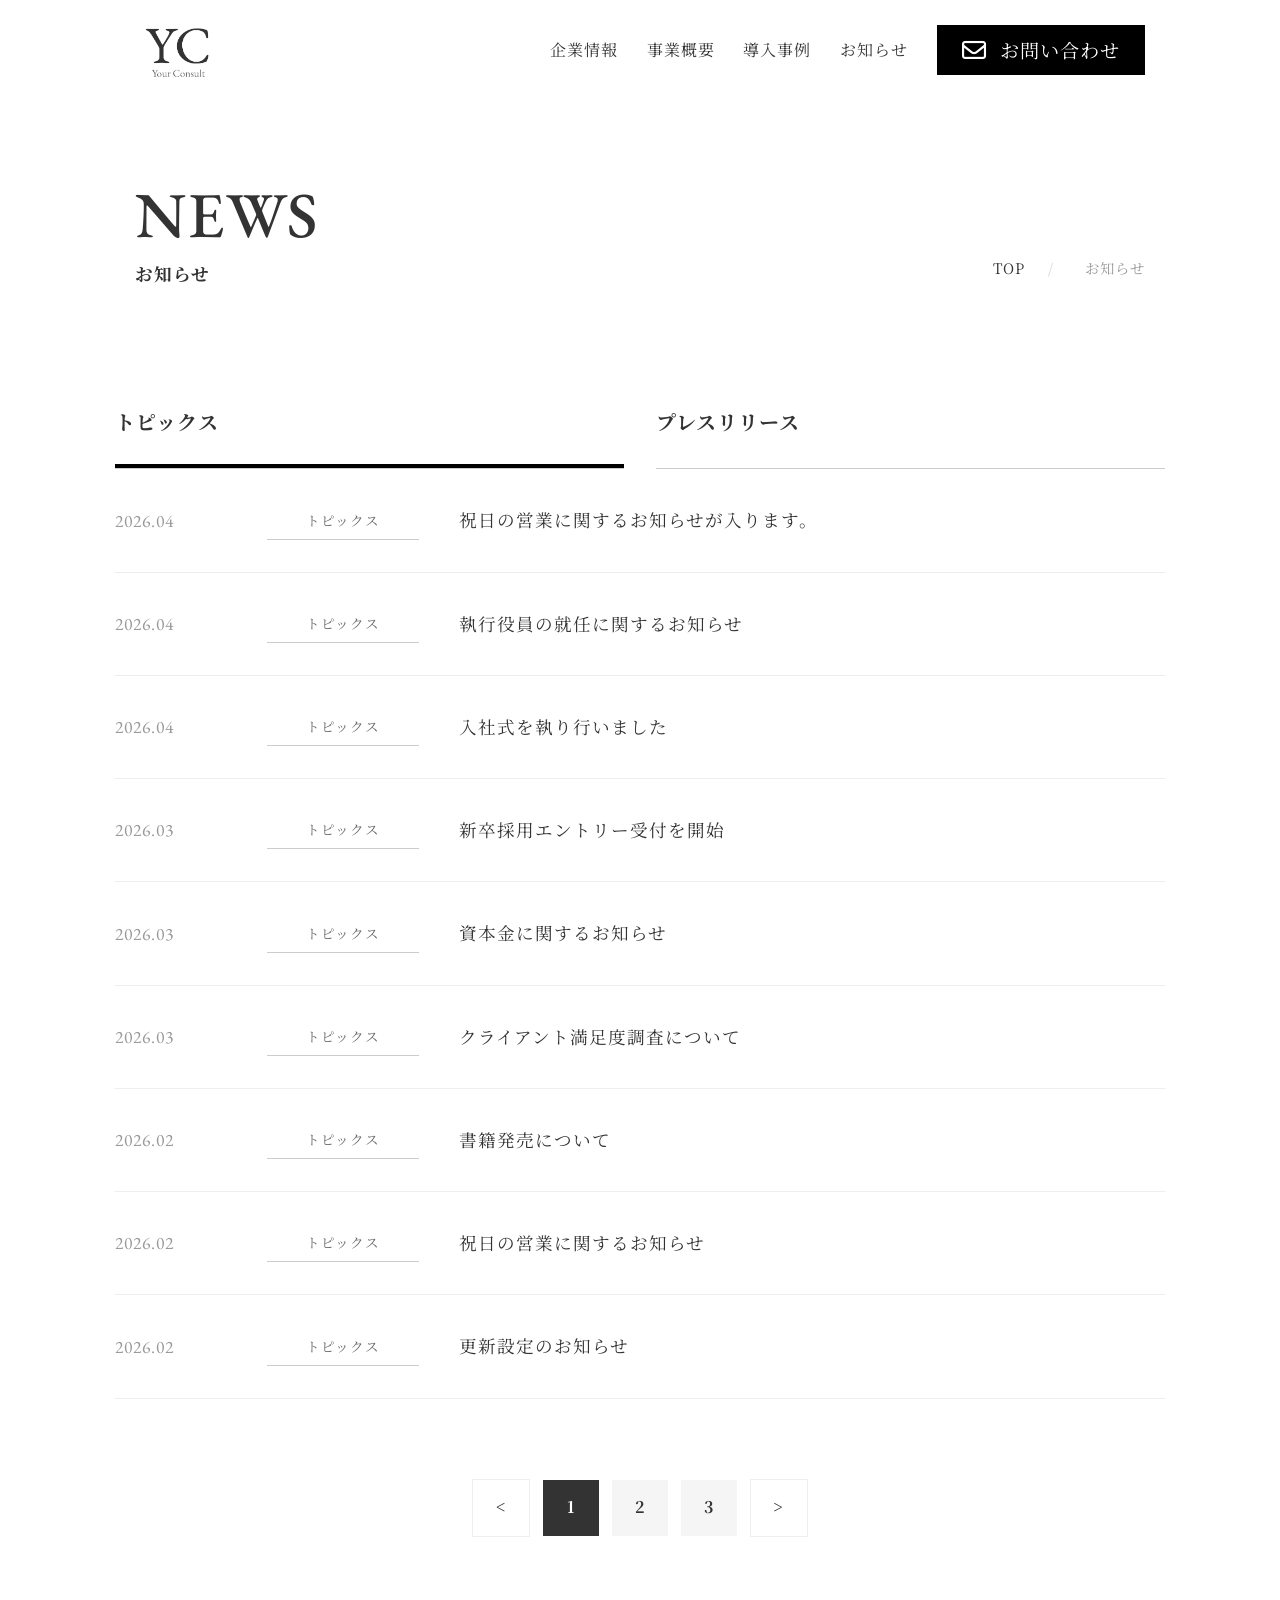
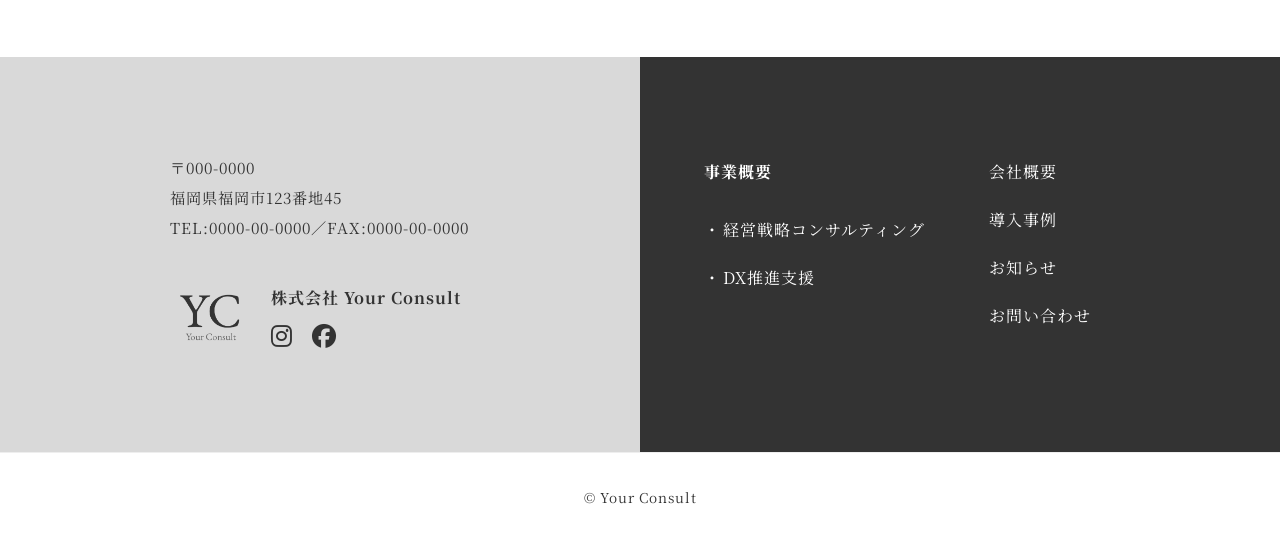
<file: news.html>
<!DOCTYPE html>
<html lang="ja">
<head>
  <meta charset="UTF-8">
  <meta http-equiv="X-UA-Compatible" content="IE=edge">
  <meta name="viewport" content="width=device-width, initial-scale=1">
  <title>YC | Your Consult</title> <link rel="icon" href="img/favicon.png"> <link rel="apple-touch-icon" href="img/favicon.png">

  <link rel="preconnect" href="https://fonts.googleapis.com">
  <link rel="preconnect" href="https://fonts.gstatic.com" crossorigin>
  <link rel="stylesheet" href="https://cdnjs.cloudflare.com/ajax/libs/font-awesome/6.5.1/css/all.min.css">
  <link href="https://fonts.googleapis.com/css2?family=EB+Garamond:ital,wght@0,400..800;1,400..800&family=Noto+Serif+JP:wght@200..900&display=swap" rel="stylesheet">

  <link rel="stylesheet" type="text/css" href="css/style.css">
</head>
<body>

  <header class="header" id="header">
  <div class="header-wrap">
    <h1 class="header-wrap__logo">
      <a href="index.html">
        <img src="img/logo.png" alt="ロゴ">
      </a>
    </h1>

    <div class="header-wrap__nav-wrapper">

      <div class="header-wrap__nav-logo">
        <a href="index.html">
          <img src="img/logo.png" alt="ロゴ">
        </a>
      </div>

      <nav class="header-wrap__nav">
        <ul class="header-wrap__list">
          <li class="header-wrap__item"><a href="company.html">企業情報</a></li>
          <li class="header-wrap__item"><a href="service.html">事業概要</a></li>
          <li class="header-wrap__item"><a href="works.html">導入事例</a></li>
          <li class="header-wrap__item"><a href="news.html">お知らせ</a></li>
        </ul>
      </nav>

      <div class="header-wrap__contact">
        <a href="contact.html">
          <i class="fa-regular fa-envelope"></i>
          <span class="contact-text">お問い合わせ</span>
        </a>
      </div>
    </div> <button class="toggle_btn" id="js-hamburger">
      <span></span>
      <span></span>
    </button>
    
  </div>
</header>

<main>

    <section class="page-header">
  <div class="page-header__inner">
    <div class="page-header__title-set">
      <h2 class="page-header__eng">NEWS</h2>
      <p class="page-header__jp">お知らせ</p>
    </div>
    <nav class="breadcrumb" aria-label="パンくずリスト">
      <ul class="breadcrumb__list">
        <li class="breadcrumb__item">
          <a href="index.html">TOP</a>
        </li>
        <li class="breadcrumb__item">
          <span>お知らせ</span>
        </li>
      </ul>
    </nav>
  </div>
</section>

    <section class="p-news-list">
  <div class="p-news-list__inner">
    
    <div class="top-news__tab-menu">
      <h4 class="top-news__category-heading is-active" data-tab="topics">トピックス</h4>
      <h4 class="top-news__category-heading" data-tab="press">プレスリリース</h4>
    </div>

    <div class="top-news__flex-container">
      
      <article class="top-news__content is-active" id="topics">
        <ul class="top-news__list">
          <li class="top-news__list-item">
            <a href="#">
              <span class="date">2026.04</span>
              <span class="category">トピックス</span>
              <span class="title">祝日の営業に関するお知らせが入ります。</span>
            </a>
          </li>
          <li class="top-news__list-item">
            <a href="#">
              <span class="date">2026.04</span>
              <span class="category">トピックス</span>
              <span class="title">執行役員の就任に関するお知らせ</span>
            </a>
          </li>
          <li class="top-news__list-item">
            <a href="#">
              <span class="date">2026.04</span>
              <span class="category">トピックス</span>
              <span class="title">入社式を執り行いました</span>
            </a>
          </li>
          <li class="top-news__list-item">
            <a href="#">
              <span class="date">2026.03</span>
              <span class="category">トピックス</span>
              <span class="title">新卒採用エントリー受付を開始</span>
            </a>
          </li>
          <li class="top-news__list-item">
            <a href="#">
              <span class="date">2026.03</span>
              <span class="category">トピックス</span>
              <span class="title">資本金に関するお知らせ</span>
            </a>
          </li>
          <li class="top-news__list-item">
            <a href="#">
              <span class="date">2026.03</span>
              <span class="category">トピックス</span>
              <span class="title">クライアント満足度調査について</span>
            </a>
          </li>
          <li class="top-news__list-item">
            <a href="#">
              <span class="date">2026.02</span>
              <span class="category">トピックス</span>
              <span class="title">書籍発売について</span>
            </a>
          </li>
          <li class="top-news__list-item">
            <a href="#">
              <span class="date">2026.02</span>
              <span class="category">トピックス</span>
              <span class="title">祝日の営業に関するお知らせ</span>
            </a>
          </li>
          <li class="top-news__list-item">
            <a href="#">
              <span class="date">2026.02</span>
              <span class="category">トピックス</span>
              <span class="title">更新設定のお知らせ</span>
            </a>
          </li>
          </ul>
      </article>

      <article class="top-news__content" id="press">
        <ul class="top-news__list">
          <li class="top-news__list-item">
            <a href="#">
              <span class="date">2026.04</span>
              <span class="category">プレスリリース</span>
              <span class="title">新規事業開始のお知らせ</span>
            </a>
          </li>
          <li class="top-news__list-item">
            <a href="#">
              <span class="date">2026.04</span>
              <span class="category">プレスリリース</span>
              <span class="title">業務提携に関するお知らせ</span>
            </a>
          </li>
          <li class="top-news__list-item">
            <a href="#">
              <span class="date">2026.03</span>
              <span class="category">プレスリリース</span>
              <span class="title">新規事業開始のお知らせ</span>
            </a>
          </li>
          </ul>
      </article>

    </div>

    <nav class="pagination">
      <ul class="pagination__list">
        <li class="pagination__item is-prev"><a href="#">&lt;</a></li>
        <li class="pagination__item is-active"><a href="#">1</a></li>
        <li class="pagination__item"><a href="#">2</a></li>
        <li class="pagination__item"><a href="#">3</a></li>
        <li class="pagination__item is-next"><a href="#">&gt;</a></li>
      </ul>
    </nav>
    
  </div>
</section>
  
</main>



<footer class="footer">
  <div class="footer-wrap">
    <div class="footer-left">
      <div class="footer-left__inner">
        <p class="footer-info">
          〒000-0000<br>
          福岡県福岡市123番地45<br>
          TEL:0000-00-0000／FAX:0000-00-0000
        </p>

        <div class="footer-logo-set">
          <div class="footer-logo">
            <a href="index.html">
              <img src="img/logo.png" alt="株式会社 Your Consult">
            </a>
          </div>
          <div class="footer-company-info">
            <span class="footer-company-name">株式会社 Your Consult</span>
            <div class="footer-sns">
              <a href="#"><i class="fa-brands fa-instagram"></i></a>
              <a href="#"><i class="fa-brands fa-facebook"></i></a>
            </div>
          </div>
        </div>
      </div>
    </div>

    <div class="footer-right">
      <div class="footer-right__inner">
        <div class="footer-nav">
          <div class="footer-nav__group">
            <a href="service.html" class="footer-nav__ttl">事業概要</a>
            <ul class="footer-nav__list --dot">
              <li><a href="#">経営戦略コンサルティング</a></li>
              <li><a href="#">DX推進支援</a></li>
            </ul>
          </div>
          <div class="footer-nav__group">
            <ul class="footer-nav__list">
              <li><a href="company.html">会社概要</a></li>
              <li><a href="works.html">導入事例</a></li>
              <li><a href="news.html">お知らせ</a></li>
              <li><a href="contact.html">お問い合わせ</a></li>
            </ul>
          </div>
        </div>
      </div>
    </div>
  </div>
  <p class="copyright">&copy; Your Consult</p>
</footer>


  <script src="https://ajax.googleapis.com/ajax/libs/jquery/3.6.0/jquery.min.js"></script>
  <script type="text/javascript" src="js/main.js"></script>
</body>
</html>
</file>
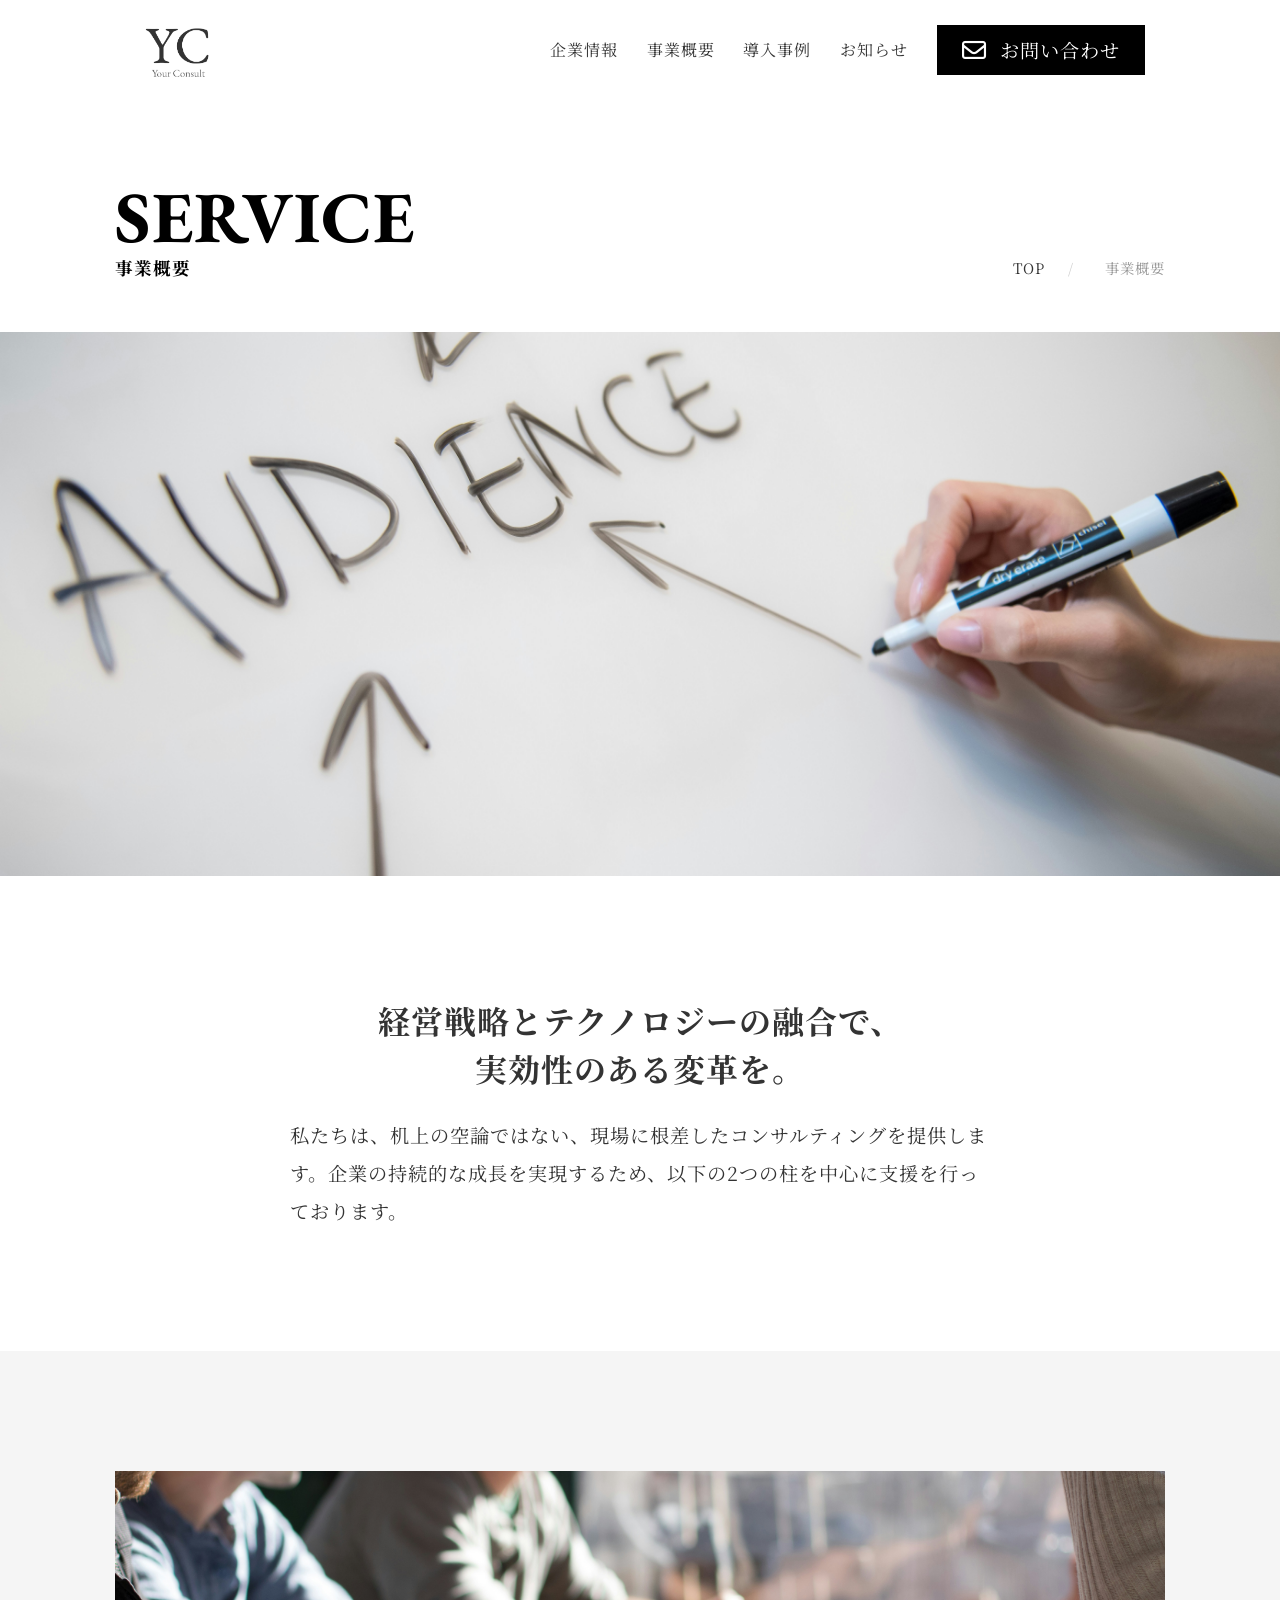
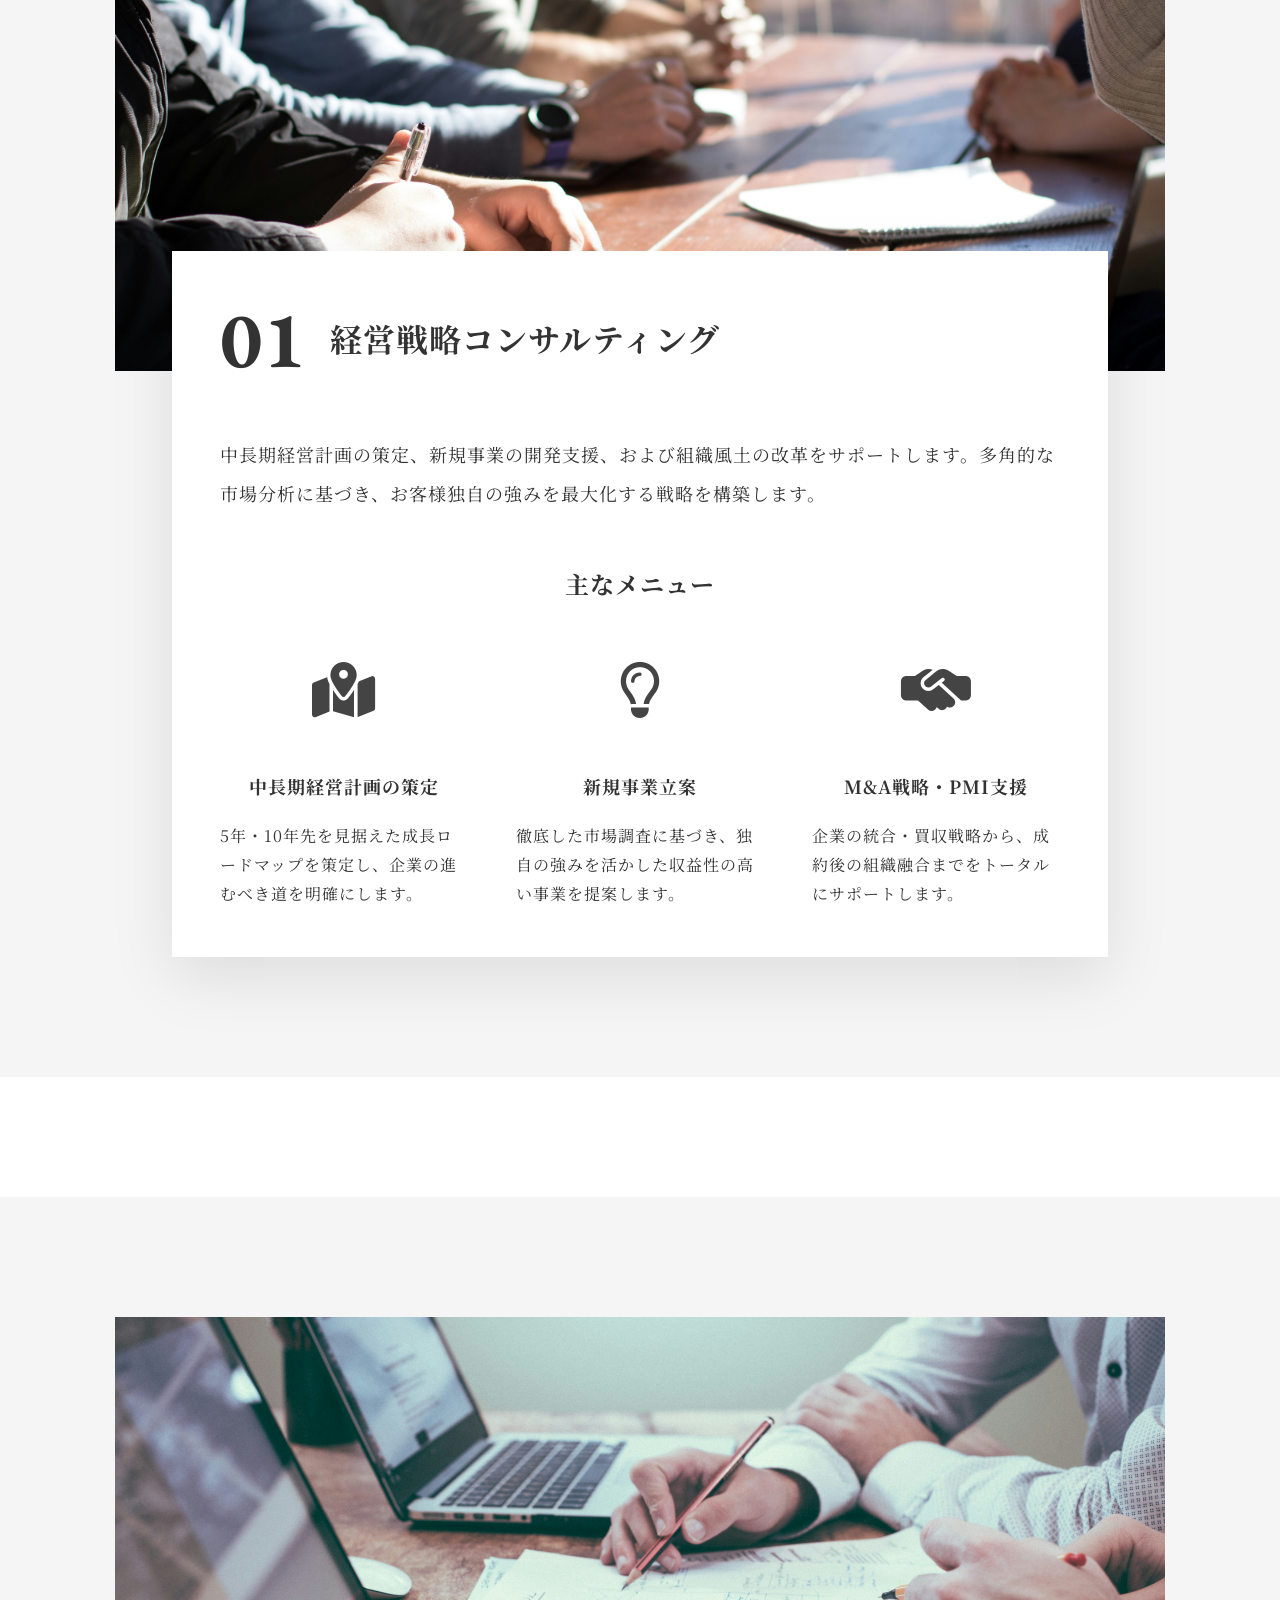
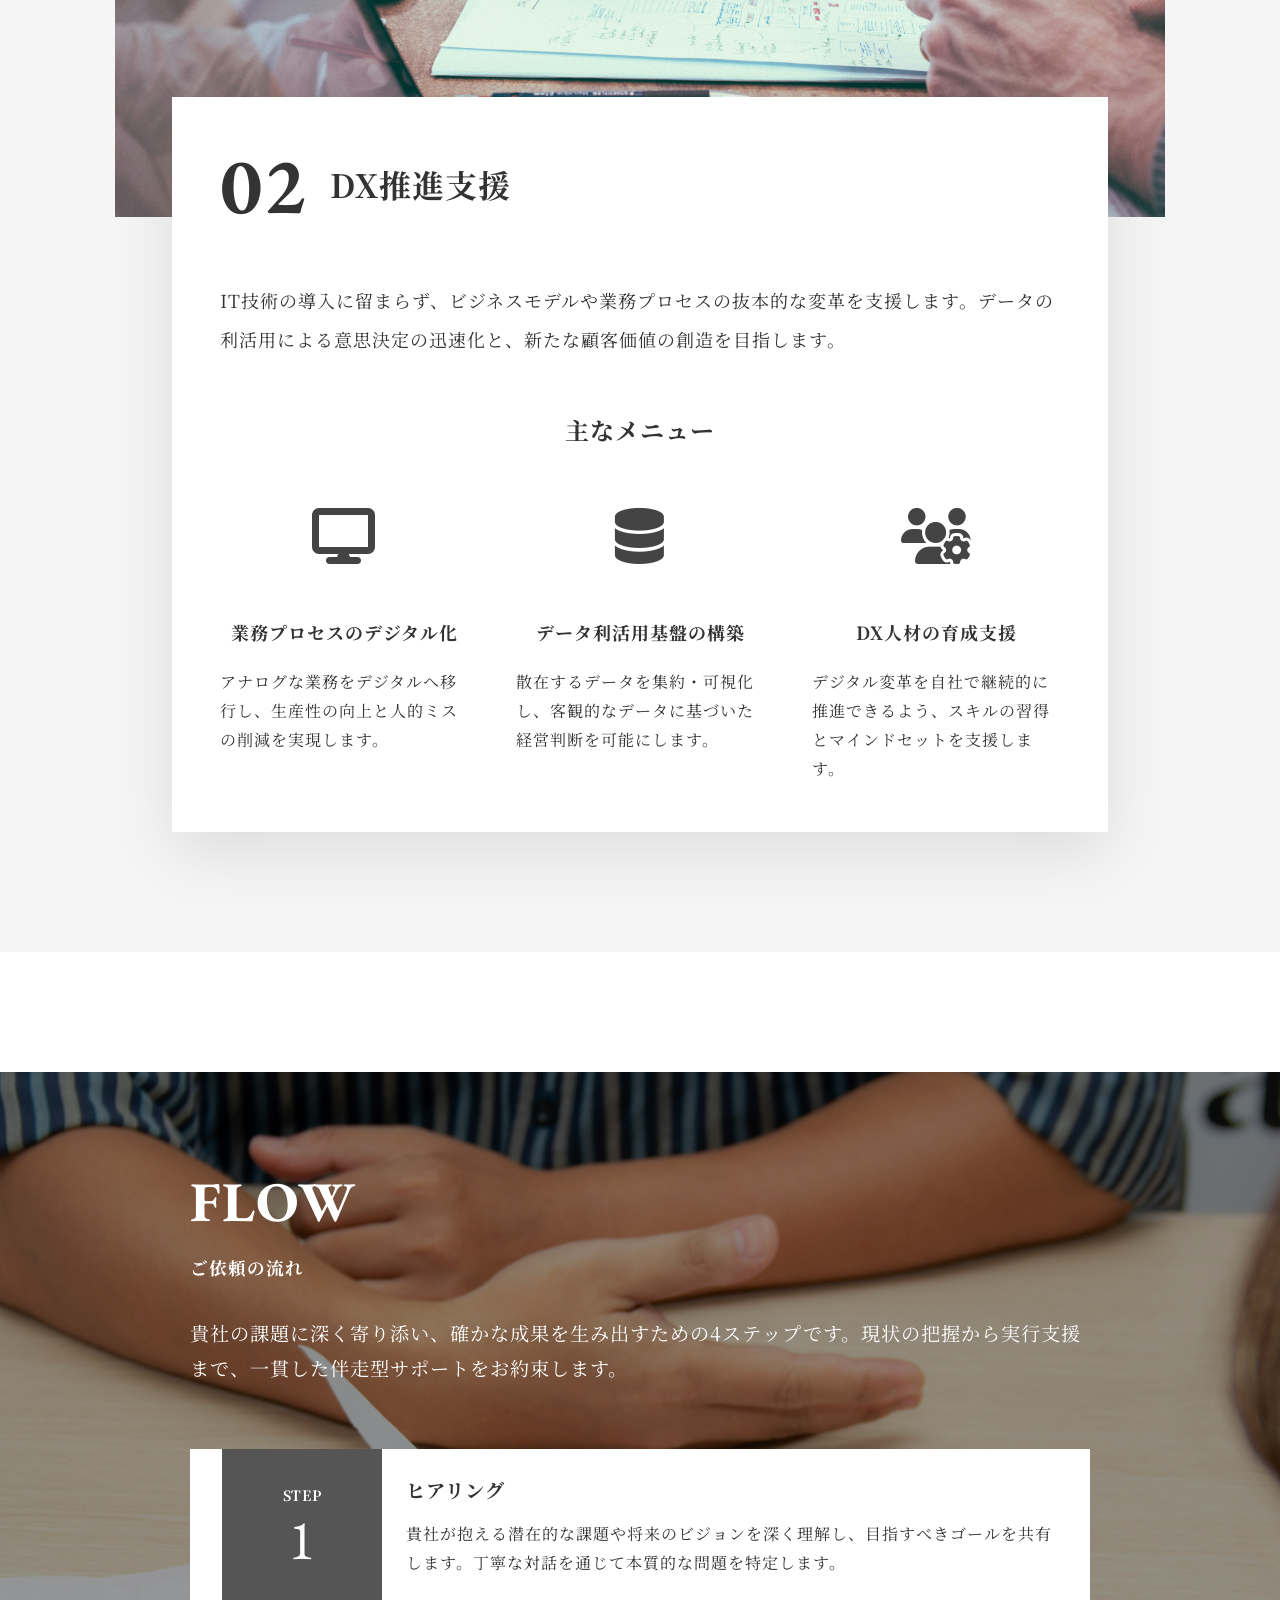
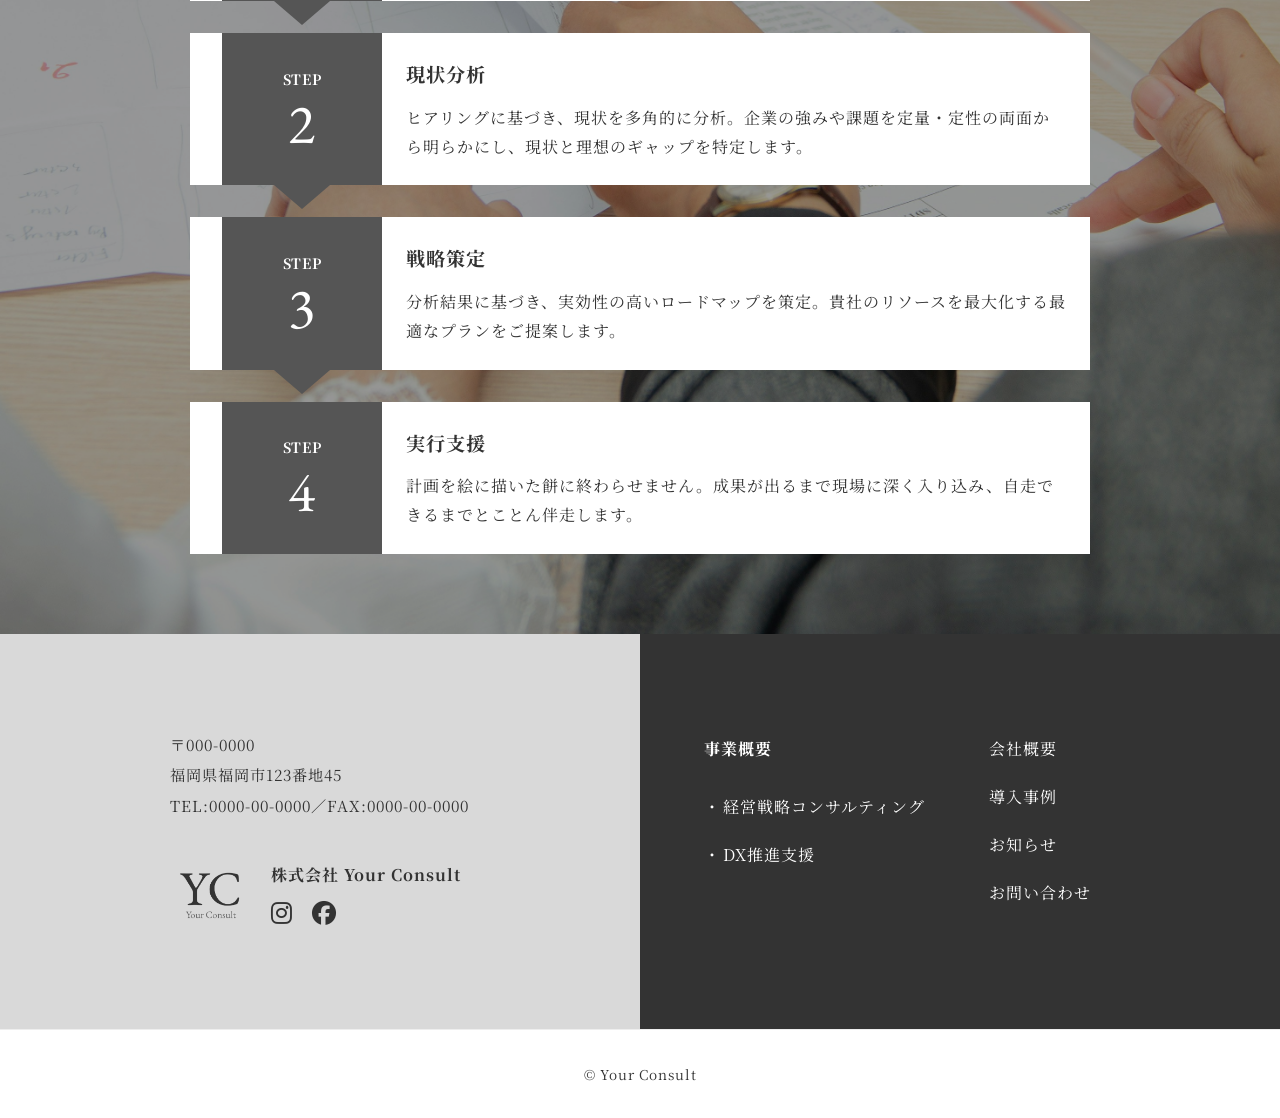
<file: service.html>
<!DOCTYPE html>
<html lang="ja">
<head>
  <meta charset="UTF-8">
  <meta http-equiv="X-UA-Compatible" content="IE=edge">
  <meta name="viewport" content="width=device-width, initial-scale=1">
  <title>YC | Your Consult</title> <link rel="icon" href="img/favicon.png"> <link rel="apple-touch-icon" href="img/favicon.png">

  <link rel="preconnect" href="https://fonts.googleapis.com">
  <link rel="preconnect" href="https://fonts.gstatic.com" crossorigin>
  <link rel="stylesheet" href="https://cdnjs.cloudflare.com/ajax/libs/font-awesome/6.5.1/css/all.min.css">
  <link href="https://fonts.googleapis.com/css2?family=EB+Garamond:ital,wght@0,400..800;1,400..800&family=Noto+Serif+JP:wght@200..900&display=swap" rel="stylesheet">

  <link rel="stylesheet" type="text/css" href="css/style.css">
</head>
<body>

  <header class="header" id="header">
  <div class="header-wrap">
    <h1 class="header-wrap__logo">
      <a href="index.html">
        <img src="img/logo.png" alt="ロゴ">
      </a>
    </h1>

    <div class="header-wrap__nav-wrapper">

      <div class="header-wrap__nav-logo">
        <a href="index.html">
          <img src="img/logo.png" alt="ロゴ">
        </a>
      </div>

      <nav class="header-wrap__nav">
        <ul class="header-wrap__list">
          <li class="header-wrap__item"><a href="company.html">企業情報</a></li>
          <li class="header-wrap__item"><a href="service.html">事業概要</a></li>
          <li class="header-wrap__item"><a href="works.html">導入事例</a></li>
          <li class="header-wrap__item"><a href="news.html">お知らせ</a></li>
        </ul>
      </nav>

      <div class="header-wrap__contact">
        <a href="contact.html">
          <i class="fa-regular fa-envelope"></i>
          <span class="contact-text">お問い合わせ</span>
        </a>
      </div>
    </div> <button class="toggle_btn" id="js-hamburger">
      <span></span>
      <span></span>
    </button>
    
  </div>
</header>

<main>

    <section class="p-lower-header">
  <div class="p-lower-header__inner">
    <div class="p-lower-header__title-set">
      <h2 class="p-lower-header__eng">SERVICE</h2>
      <p class="p-lower-header__jp">事業概要</p>
    </div>
    <nav class="breadcrumb" aria-label="パンくずリスト">
      <ul class="breadcrumb__list">
        <li class="breadcrumb__item">
          <a href="index.html">TOP</a>
        </li>
        <li class="breadcrumb__item">
          <span>事業概要</span>
        </li>
      </ul>
    </nav>
  </div>
</section>

<div class="p-lower-visual">
  <div class="p-lower-visual__img">
    <img src="img/service-fv.jpg" alt="事業概要メインビジュアル">
  </div>
</div>

<section class="p-service-lead">
  <div class="l-inner">
    <h3 class="p-service-lead__ttl">経営戦略とテクノロジーの融合で、<br>実効性のある変革を。</h3>
    <p class="p-service-lead__txt">
      私たちは、机上の空論ではない、現場に根差したコンサルティングを提供します。企業の持続的な成長を実現するため、以下の2つの柱を中心に支援を行っております。
    </p>
  </div>
</section>


<section id="service-strategy" class="p-service-content">
  <div class="p-service-content__container">
    
    <div class="p-service-content__img">
      <img src="img/service01.jpg" alt="経営戦略コンサルティング">
    </div>

    <div class="p-service-content__box">
      <div class="p-service-content__head">
        <span class="p-service-content__num">01</span>
        <h2 class="p-service-content__ttl">経営戦略コンサルティング</h2>
      </div>

      <p class="p-service-content__lead-txt">
        中長期経営計画の策定、新規事業の開発支援、および組織風土の改革をサポートします。多角的な市場分析に基づき、お客様独自の強みを最大化する戦略を構築します。
      </p>

      <div class="p-service-menu">
        <h3 class="p-service-menu__ttl">主なメニュー</h3>
        <ul class="p-service-menu__list">
          <li class="p-service-menu__item">
            <div class="p-service-menu__icon"><i class="fa-solid fa-map-location-dot"></i></div>
            <p class="p-service-menu__sub-ttl">中長期経営計画の策定</p>
            <p class="p-service-menu__sub-txt">5年・10年先を見据えた成長ロードマップを策定し、企業の進むべき道を明確にします。</p>
          </li>
          <li class="p-service-menu__item">
            <div class="p-service-menu__icon"><i class="fa-regular fa-lightbulb"></i></div>
            <p class="p-service-menu__sub-ttl">新規事業立案</p>
            <p class="p-service-menu__sub-txt">徹底した市場調査に基づき、独自の強みを活かした収益性の高い事業を提案します。</p>
          </li>
          <li class="p-service-menu__item">
            <div class="p-service-menu__icon"><i class="fa-solid fa-handshake-simple"></i></div>
            <p class="p-service-menu__sub-ttl">M&A戦略・PMI支援</p>
            <p class="p-service-menu__sub-txt">企業の統合・買収戦略から、成約後の組織融合までをトータルにサポートします。</p>
          </li>
        </ul>
      </div>
    </div>
  </div>
</section>

<section id="service-dx" class="p-service-content">
  <div class="p-service-content__container">
    
    <div class="p-service-content__img">
      <img src="img/fv-service002.jpg" alt="DX推進支援">
    </div>

    <div class="p-service-content__box">
      <div class="p-service-content__head">
        <span class="p-service-content__num">02</span>
        <h2 class="p-service-content__ttl">DX推進支援</h2>
      </div>

      <p class="p-service-content__lead-txt">
        IT技術の導入に留まらず、ビジネスモデルや業務プロセスの抜本的な変革を支援します。データの利活用による意思決定の迅速化と、新たな顧客価値の創造を目指します。
      </p>

      <div class="p-service-menu">
        <h3 class="p-service-menu__ttl">主なメニュー</h3>
        <ul class="p-service-menu__list">
          <li class="p-service-menu__item">
            <div class="p-service-menu__icon"><i class="fa-solid fa-display"></i></div>
            <p class="p-service-menu__sub-ttl">業務プロセスのデジタル化</p>
            <p class="p-service-menu__sub-txt">アナログな業務をデジタルへ移行し、生産性の向上と人的ミスの削減を実現します。</p>
          </li>
          <li class="p-service-menu__item">
            <div class="p-service-menu__icon"><i class="fa-solid fa-database"></i></div>
            <p class="p-service-menu__sub-ttl">データ利活用基盤の構築</p>
            <p class="p-service-menu__sub-txt">散在するデータを集約・可視化し、客観的なデータに基づいた経営判断を可能にします。</p>
          </li>
          <li class="p-service-menu__item">
            <div class="p-service-menu__icon"><i class="fa-solid fa-users-gear"></i></div>
            <p class="p-service-menu__sub-ttl">DX人材の育成支援</p>
            <p class="p-service-menu__sub-txt">デジタル変革を自社で継続的に推進できるよう、スキルの習得とマインドセットを支援します。</p>
          </li>
        </ul>
      </div>
    </div>
  </div>
</section>

<section id="service-flow" class="p-service-flow">
  <div class="l-inner p-service-flow__container">
    
    <div class="p-service-flow__head">
      <h2 class="p-service-flow__ttl">FLOW</h2>
      <p class="p-service-flow__sub-ttl">ご依頼の流れ</p>
    </div>

    <p class="p-service-flow__lead">
      貴社の課題に深く寄り添い、確かな成果を生み出すための4ステップです。現状の把握から実行支援まで、一貫した伴走型サポートをお約束します。
    </p>

    <div class="p-service-flow__list">
      
      <div class="p-service-flow__item">
        <div class="p-service-flow__step">
          <span class="p-service-flow__step-label">STEP</span>
          <span class="p-service-flow__step-num">1</span>
        </div>
        <div class="p-service-flow__body">
          <h3 class="p-service-flow__item-ttl">ヒアリング</h3>
          <p class="p-service-flow__item-txt">貴社が抱える潜在的な課題や将来のビジョンを深く理解し、目指すべきゴールを共有します。丁寧な対話を通じて本質的な問題を特定します。</p>
        </div>
      </div>

      <div class="p-service-flow__item">
        <div class="p-service-flow__step">
          <span class="p-service-flow__step-label">STEP</span>
          <span class="p-service-flow__step-num">2</span>
        </div>
        <div class="p-service-flow__body">
          <h3 class="p-service-flow__item-ttl">現状分析</h3>
          <p class="p-service-flow__item-txt">ヒアリングに基づき、現状を多角的に分析。企業の強みや課題を定量・定性の両面から明らかにし、現状と理想のギャップを特定します。</p>
        </div>
      </div>

      <div class="p-service-flow__item">
        <div class="p-service-flow__step">
          <span class="p-service-flow__step-label">STEP</span>
          <span class="p-service-flow__step-num">3</span>
        </div>
        <div class="p-service-flow__body">
          <h3 class="p-service-flow__item-ttl">戦略策定</h3>
          <p class="p-service-flow__item-txt">分析結果に基づき、実効性の高いロードマップを策定。貴社のリソースを最大化する最適なプランをご提案します。</p>
        </div>
      </div>

      <div class="p-service-flow__item --last">
        <div class="p-service-flow__step">
          <span class="p-service-flow__step-label">STEP</span>
          <span class="p-service-flow__step-num">4</span>
        </div>
        <div class="p-service-flow__body">
          <h3 class="p-service-flow__item-ttl">実行支援</h3>
          <p class="p-service-flow__item-txt">計画を絵に描いた餅に終わらせません。成果が出るまで現場に深く入り込み、自走できるまでとことん伴走します。</p>
        </div>
      </div>

    </div>
  </div>
</section>






</main>



<footer class="footer">
  <div class="footer-wrap">
    <div class="footer-left">
      <div class="footer-left__inner">
        <p class="footer-info">
          〒000-0000<br>
          福岡県福岡市123番地45<br>
          TEL:0000-00-0000／FAX:0000-00-0000
        </p>

        <div class="footer-logo-set">
          <div class="footer-logo">
            <a href="index.html">
              <img src="img/logo.png" alt="株式会社 Your Consult">
            </a>
          </div>
          <div class="footer-company-info">
            <span class="footer-company-name">株式会社 Your Consult</span>
            <div class="footer-sns">
              <a href="#"><i class="fa-brands fa-instagram"></i></a>
              <a href="#"><i class="fa-brands fa-facebook"></i></a>
            </div>
          </div>
        </div>
      </div>
    </div>

    <div class="footer-right">
      <div class="footer-right__inner">
        <div class="footer-nav">
          <div class="footer-nav__group">
            <a href="service.html" class="footer-nav__ttl">事業概要</a>
            <ul class="footer-nav__list --dot">
              <li><a href="#">経営戦略コンサルティング</a></li>
              <li><a href="#">DX推進支援</a></li>
            </ul>
          </div>
          <div class="footer-nav__group">
            <ul class="footer-nav__list">
              <li><a href="company.html">会社概要</a></li>
              <li><a href="works.html">導入事例</a></li>
              <li><a href="news.html">お知らせ</a></li>
              <li><a href="contact.html">お問い合わせ</a></li>
            </ul>
          </div>
        </div>
      </div>
    </div>
  </div>
  <p class="copyright">&copy; Your Consult</p>
</footer>









  <script src="https://ajax.googleapis.com/ajax/libs/jquery/3.6.0/jquery.min.js"></script>
  <script type="text/javascript" src="js/main.js"></script>
</body>
</html>
</file>
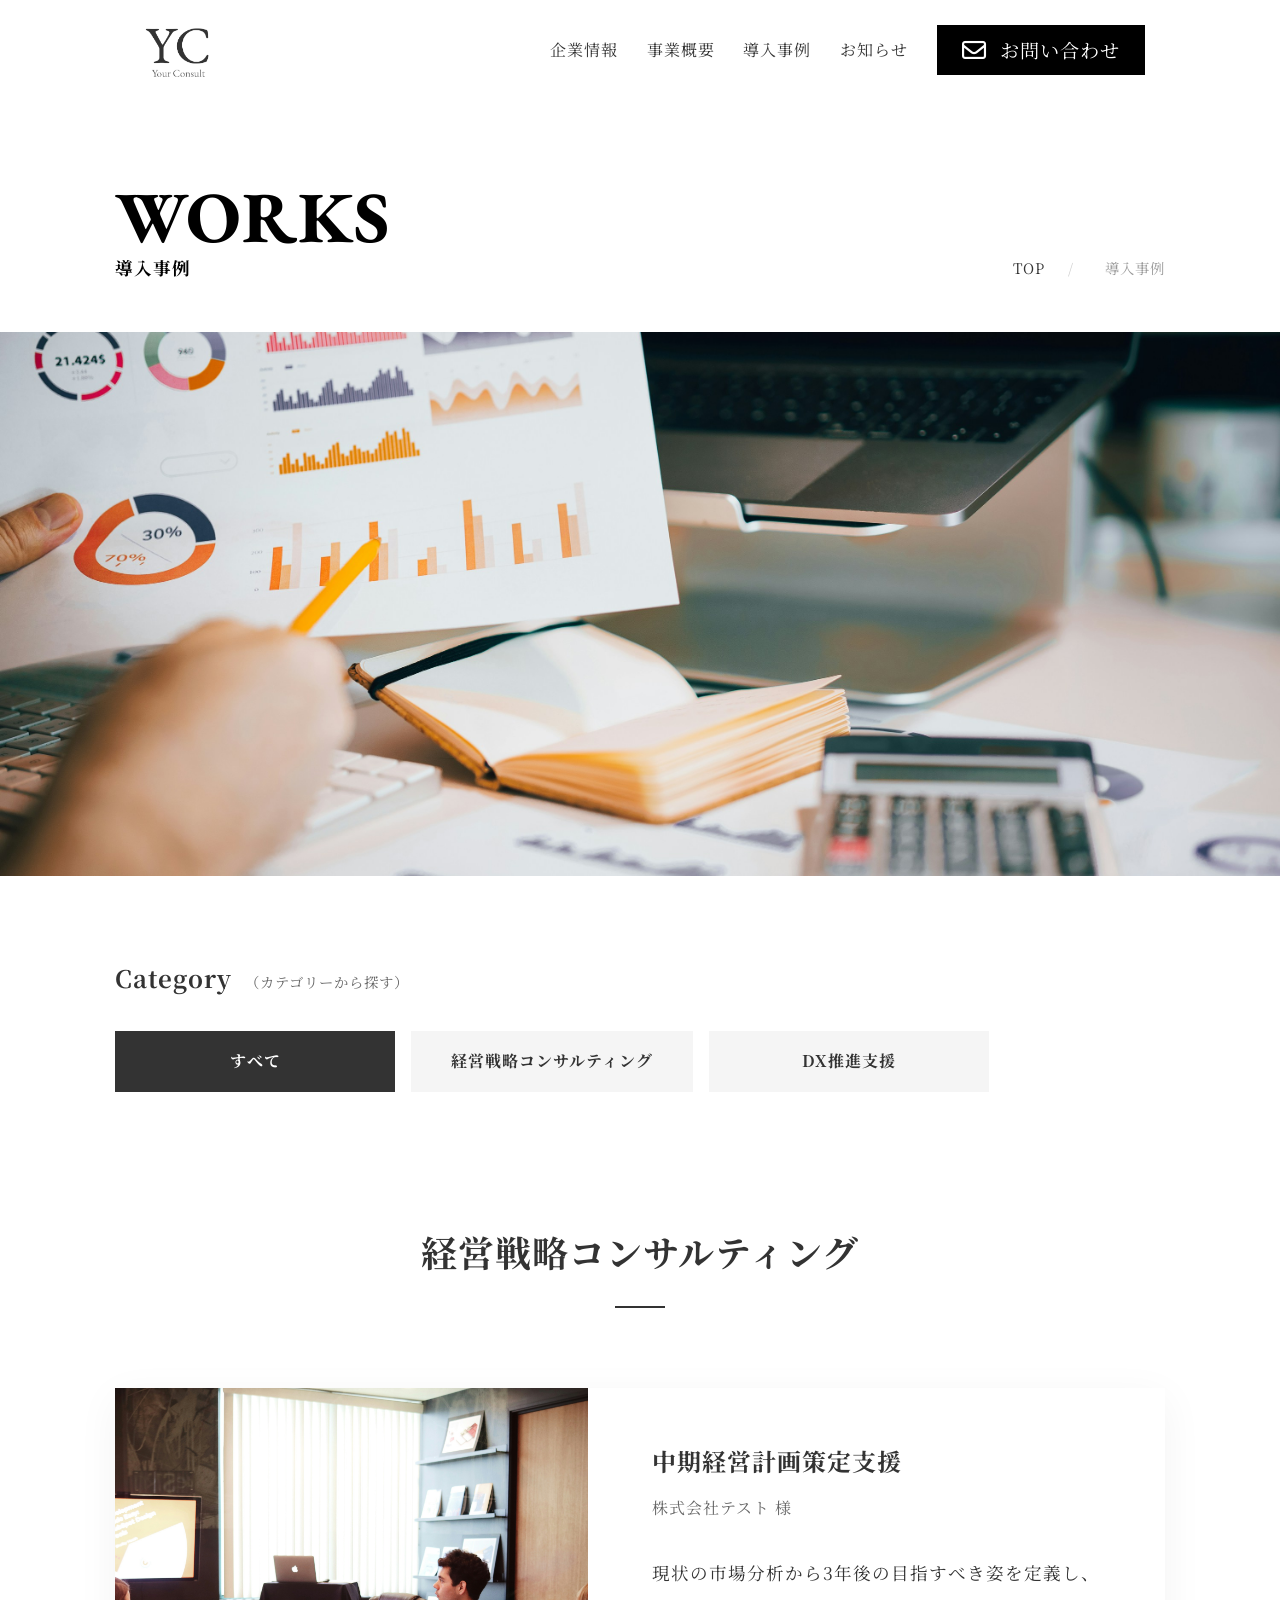
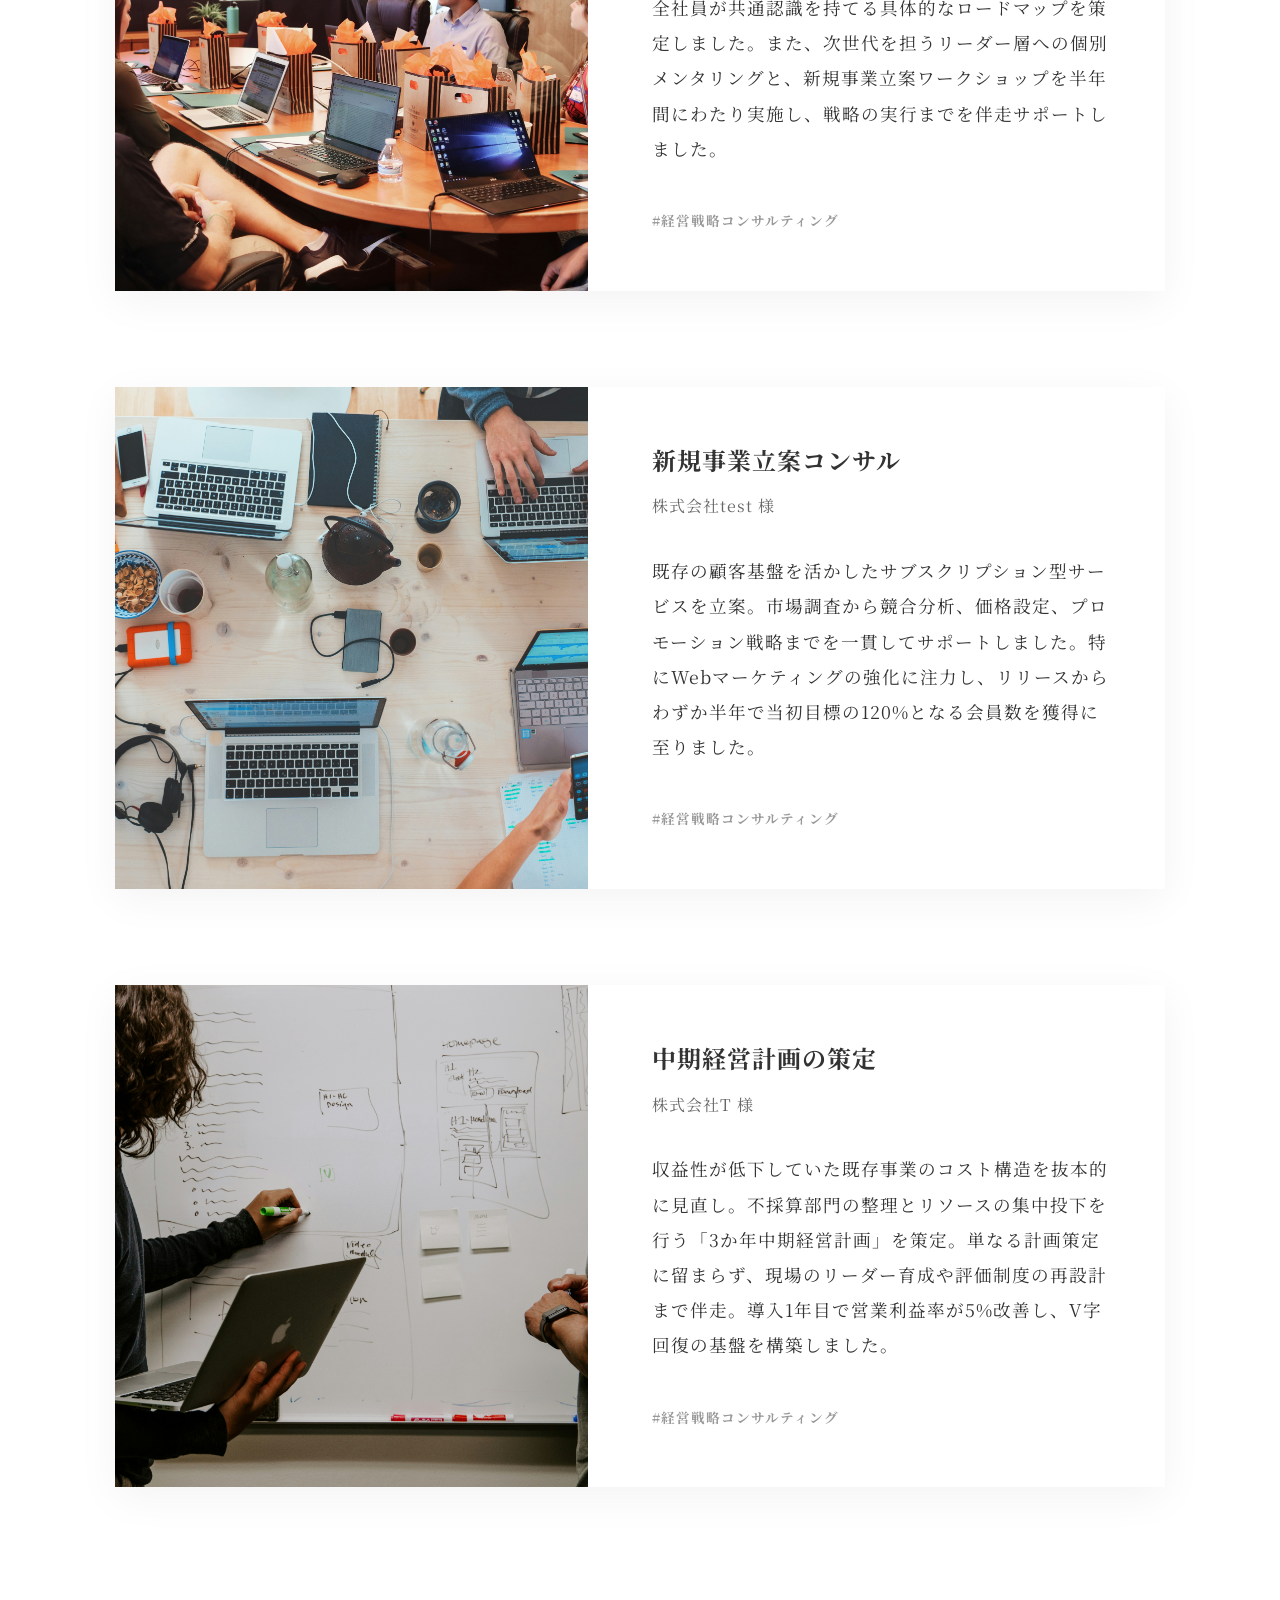
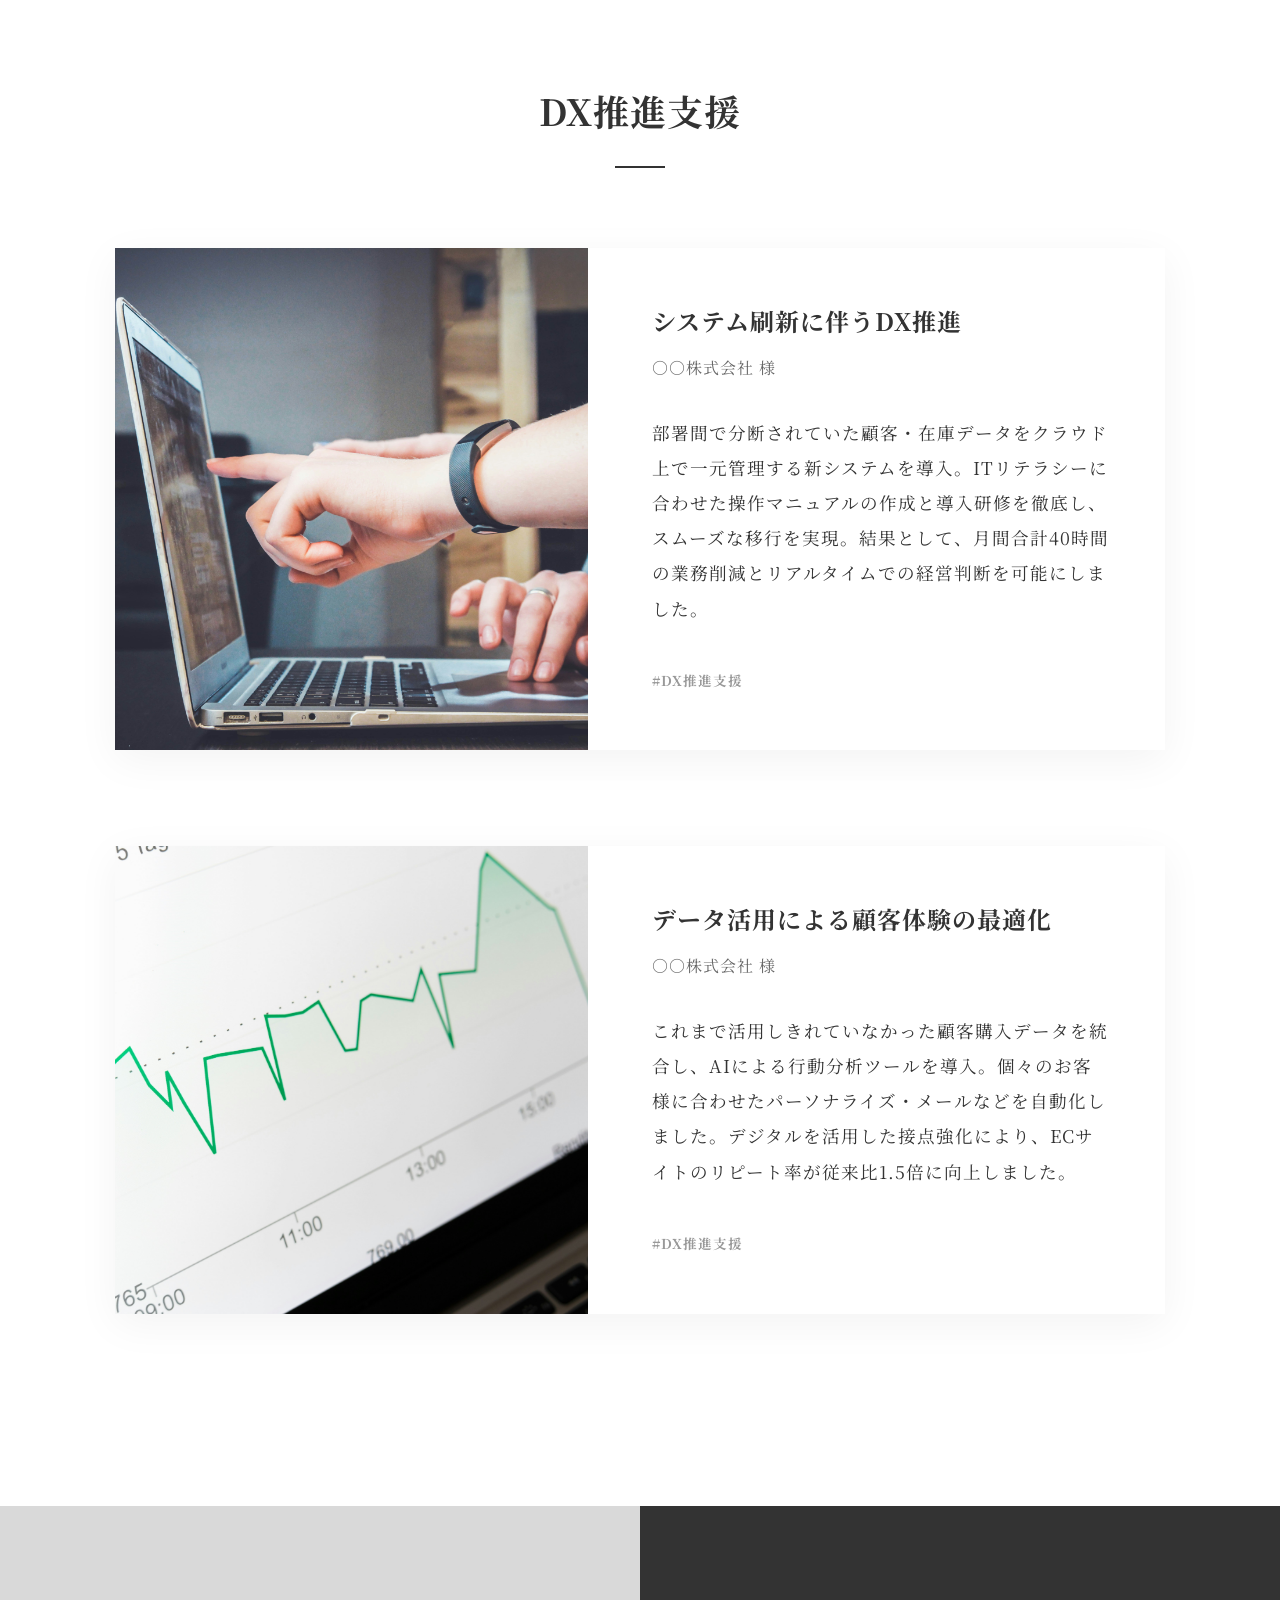
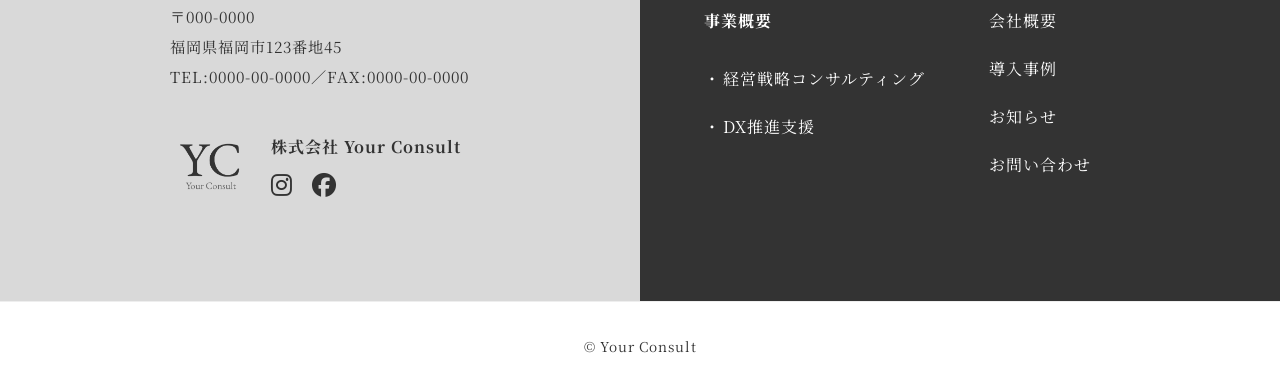
<file: works.html>
<!DOCTYPE html>
<html lang="ja">
<head>
  <meta charset="UTF-8">
  <meta http-equiv="X-UA-Compatible" content="IE=edge">
  <meta name="viewport" content="width=device-width, initial-scale=1">
  <title>YC | Your Consult</title> <link rel="icon" href="img/favicon.png"> <link rel="apple-touch-icon" href="img/favicon.png">

  <link rel="preconnect" href="https://fonts.googleapis.com">
  <link rel="preconnect" href="https://fonts.gstatic.com" crossorigin>
  <link rel="stylesheet" href="https://cdnjs.cloudflare.com/ajax/libs/font-awesome/6.5.1/css/all.min.css">
  <link href="https://fonts.googleapis.com/css2?family=EB+Garamond:ital,wght@0,400..800;1,400..800&family=Noto+Serif+JP:wght@200..900&display=swap" rel="stylesheet">

  <link rel="stylesheet" type="text/css" href="css/style.css">
</head>
<body>

  <header class="header" id="header">
  <div class="header-wrap">
    <h1 class="header-wrap__logo">
      <a href="index.html">
        <img src="img/logo.png" alt="ロゴ">
      </a>
    </h1>

    <div class="header-wrap__nav-wrapper">

      <div class="header-wrap__nav-logo">
        <a href="index.html">
          <img src="img/logo.png" alt="ロゴ">
        </a>
      </div>

      <nav class="header-wrap__nav">
        <ul class="header-wrap__list">
          <li class="header-wrap__item"><a href="company.html">企業情報</a></li>
          <li class="header-wrap__item"><a href="service.html">事業概要</a></li>
          <li class="header-wrap__item"><a href="works.html">導入事例</a></li>
          <li class="header-wrap__item"><a href="news.html">お知らせ</a></li>
        </ul>
      </nav>

      <div class="header-wrap__contact">
        <a href="contact.html">
          <i class="fa-regular fa-envelope"></i>
          <span class="contact-text">お問い合わせ</span>
        </a>
      </div>
    </div> <button class="toggle_btn" id="js-hamburger">
      <span></span>
      <span></span>
    </button>
    
  </div>
</header>

<main>

    <section class="p-lower-header">
  <div class="p-lower-header__inner">
    <div class="p-lower-header__title-set">
      <h2 class="p-lower-header__eng">WORKS</h2>
      <p class="p-lower-header__jp">導入事例</p>
    </div>
    <nav class="breadcrumb" aria-label="パンくずリスト">
      <ul class="breadcrumb__list">
        <li class="breadcrumb__item">
          <a href="index.html">TOP</a>
        </li>
        <li class="breadcrumb__item">
          <span>導入事例</span>
        </li>
      </ul>
    </nav>
  </div>
</section>

<div class="p-lower-visual">
  <div class="p-lower-visual__img">
    <img src="img/worksfv.jpg" alt="導入事例メインビジュアル">
  </div>
</div>

<section class="p-works-list">
  <div class="p-works-list__inner">
    
    <div class="p-works-list__category">
      <h3 class="p-works-list__category-title">Category<span>（カテゴリーから探す）</span></h3>
      <ul class="p-works-list__category-buttons">
        <li class="p-works-list__category-item"><a href="#all" class="is-active">すべて</a></li>
        <li class="p-works-list__category-item"><a href="#strategy">経営戦略コンサルティング</a></li>
        <li class="p-works-list__category-item"><a href="#dx">DX推進支援</a></li>
      </ul>
    </div>

    <div id="all">
      
      <div id="strategy" class="p-works-list__section">
        <h3 class="p-works-list__section-title">経営戦略コンサルティング</h3>
        
        <article id="top-works02" class="p-works-list__card">
          <div class="p-works-list__card-img">
            <img src="img/top-works02.jpg" alt="">
          </div>
          <div class="p-works-list__card-body">
            <h4 class="p-works-list__card-title">中期経営計画策定支援</h4>
            <p class="p-works-list__card-client">株式会社テスト 様</p>
            <p class="p-works-list__card-text">
              現状の市場分析から3年後の目指すべき姿を定義し、全社員が共通認識を持てる具体的なロードマップを策定しました。また、次世代を担うリーダー層への個別メンタリングと、新規事業立案ワークショップを半年間にわたり実施し、戦略の実行までを伴走サポートしました。
            </p>
            <a href="#strategy" class="p-works-list__card-tag">#経営戦略コンサルティング</a>
          </div>
        </article>

        <article id="top-works04" class="p-works-list__card">
          <div class="p-works-list__card-img">
            <img src="img/top-works04.jpg" alt="">
          </div>
          <div class="p-works-list__card-body">
            <h4 class="p-works-list__card-title">新規事業立案コンサル</h4>
            <p class="p-works-list__card-client">株式会社test 様</p>
            <p class="p-works-list__card-text">
              既存の顧客基盤を活かしたサブスクリプション型サービスを立案。市場調査から競合分析、価格設定、プロモーション戦略までを一貫してサポートしました。特にWebマーケティングの強化に注力し、リリースからわずか半年で当初目標の120%となる会員数を獲得に至りました。
            </p>
            <a href="#strategy" class="p-works-list__card-tag">#経営戦略コンサルティング</a>
          </div>
        </article>

        <article id="top-works05" class="p-works-list__card">
          <div class="p-works-list__card-img">
            <img src="img/top-works05.jpg" alt="">
          </div>
          <div class="p-works-list__card-body">
            <h4 class="p-works-list__card-title">中期経営計画の策定</h4>
            <p class="p-works-list__card-client">株式会社T 様</p>
            <p class="p-works-list__card-text">
              収益性が低下していた既存事業のコスト構造を抜本的に見直し。不採算部門の整理とリソースの集中投下を行う「3か年中期経営計画」を策定。単なる計画策定に留まらず、現場のリーダー育成や評価制度の再設計まで伴走。導入1年目で営業利益率が5%改善し、V字回復の基盤を構築しました。
            </p>
            <a href="#strategy" class="p-works-list__card-tag">#経営戦略コンサルティング</a>
          </div>
        </article>
      </div>

      <div id="dx" class="p-works-list__section">
        <h3 class="p-works-list__section-title">DX推進支援</h3>
        
        <article id="top-works03" class="p-works-list__card">
          <div class="p-works-list__card-img">
            <img src="img/top-works03.jpg" alt="">
          </div>
          <div class="p-works-list__card-body">
            <h4 class="p-works-list__card-title">システム刷新に伴うDX推進</h4>
            <p class="p-works-list__card-client">○○株式会社 様</p>
            <p class="p-works-list__card-text">
              部署間で分断されていた顧客・在庫データをクラウド上で一元管理する新システムを導入。ITリテラシーに合わせた操作マニュアルの作成と導入研修を徹底し、スムーズな移行を実現。結果として、月間合計40時間の業務削減とリアルタイムでの経営判断を可能にしました。
            </p>
            <a href="#dx" class="p-works-list__card-tag">#DX推進支援</a>
          </div>
        </article>

        <article id="top-works01" class="p-works-list__card">
          <div class="p-works-list__card-img">
            <img src="img/top-works01.jpg" alt="">
          </div>
          <div class="p-works-list__card-body">
            <h4 class="p-works-list__card-title">データ活用による顧客体験の最適化</h4>
            <p class="p-works-list__card-client">○○株式会社 様</p>
            <p class="p-works-list__card-text">
              これまで活用しきれていなかった顧客購入データを統合し、AIによる行動分析ツールを導入。個々のお客様に合わせたパーソナライズ・メールなどを自動化しました。デジタルを活用した接点強化により、ECサイトのリピート率が従来比1.5倍に向上しました。
            </p>
            <a href="#dx" class="p-works-list__card-tag">#DX推進支援</a>
          </div>
        </article>
      </div>

    </div>
</div>
</section>



  
</main>



<footer class="footer">
  <div class="footer-wrap">
    <div class="footer-left">
      <div class="footer-left__inner">
        <p class="footer-info">
          〒000-0000<br>
          福岡県福岡市123番地45<br>
          TEL:0000-00-0000／FAX:0000-00-0000
        </p>

        <div class="footer-logo-set">
          <div class="footer-logo">
            <a href="index.html">
              <img src="img/logo.png" alt="株式会社 Your Consult">
            </a>
          </div>
          <div class="footer-company-info">
            <span class="footer-company-name">株式会社 Your Consult</span>
            <div class="footer-sns">
              <a href="#"><i class="fa-brands fa-instagram"></i></a>
              <a href="#"><i class="fa-brands fa-facebook"></i></a>
            </div>
          </div>
        </div>
      </div>
    </div>

    <div class="footer-right">
      <div class="footer-right__inner">
        <div class="footer-nav">
          <div class="footer-nav__group">
            <a href="service.html" class="footer-nav__ttl">事業概要</a>
            <ul class="footer-nav__list --dot">
              <li><a href="#">経営戦略コンサルティング</a></li>
              <li><a href="#">DX推進支援</a></li>
            </ul>
          </div>
          <div class="footer-nav__group">
            <ul class="footer-nav__list">
              <li><a href="company.html">会社概要</a></li>
              <li><a href="works.html">導入事例</a></li>
              <li><a href="news.html">お知らせ</a></li>
              <li><a href="contact.html">お問い合わせ</a></li>
            </ul>
          </div>
        </div>
      </div>
    </div>
  </div>
  <p class="copyright">&copy; Your Consult</p>
</footer>









  <script src="https://ajax.googleapis.com/ajax/libs/jquery/3.6.0/jquery.min.js"></script>
  <script type="text/javascript" src="js/main.js"></script>
</body>
</html>
</file>
<file: css/style.css>
@charset "UTF-8";
html, body, div, span, object, iframe,
h1, h2, h3, h4, h5, h6, p, blockquote, pre,
abbr, address, cite, code,
del, dfn, em, img, ins, kbd, q, samp,
small, strong, sub, sup, var,
b, i,
dl, dt, dd, ol, ul, li,
fieldset, form, label, legend,
table, caption, tbody, tfoot, thead, tr, th, td,
article, aside, canvas, details, figcaption, figure,
footer, header, hgroup, menu, nav, section, summary,
time, mark, audio, video {
  margin: 0;
  padding: 0;
  border: 0;
  outline: 0;
  font-size: 100%;
  vertical-align: baseline;
  background: transparent;
}

body {
  line-height: 1;
}

article, aside, details, figcaption, figure,
footer, header, hgroup, menu, nav, section {
  display: block;
}

nav ul {
  list-style: none;
}

blockquote, q {
  quotes: none;
}

blockquote:before, blockquote:after,
q:before, q:after {
  content: "";
  content: none;
}

a {
  margin: 0;
  padding: 0;
  font-size: 100%;
  vertical-align: baseline;
  background: transparent;
}

/* change colors to suit your needs */
ins {
  background-color: #ff9;
  color: #000;
  text-decoration: none;
}

/* change colors to suit your needs */
mark {
  background-color: #ff9;
  color: #000;
  font-style: italic;
  font-weight: bold;
}

del {
  text-decoration: line-through;
}

abbr[title], dfn[title] {
  border-bottom: 1px dotted;
  cursor: help;
}

table {
  border-collapse: collapse;
  border-spacing: 0;
}

/* change border color to suit your needs */
hr {
  display: block;
  height: 1px;
  border: 0;
  border-top: 1px solid #cccccc;
  margin: 1em 0;
  padding: 0;
}

input, select {
  vertical-align: middle;
}

html {
  font-size: 100%;
}

body {
  font-family: "Noto Serif JP", serif;
  color: #333;
  line-height: 1.8;
  letter-spacing: 1px;
  word-break: break-all;
  scroll-behavior: smooth;
}

a {
  text-decoration: none;
  color: inherit;
}

li {
  list-style: none;
}

.header {
  width: 100%;
  background-color: #fff;
  position: relative;
  z-index: 100;
}
.header-wrap {
  max-width: 65.625rem;
  height: 6.25rem;
  margin: 0 auto;
  padding-left: 1.25rem;
  padding-right: 1.25rem;
  display: flex;
  align-items: center;
  justify-content: space-between;
  box-sizing: border-box;
}
.header-wrap__logo a {
  display: block;
  line-height: 0;
  transition: opacity 0.3s;
  outline: none;
}
.header-wrap__logo a:hover {
  opacity: 0.7;
}
.header-wrap__logo a:focus {
  outline: none;
}
.header-wrap__logo img {
  height: 3.75rem;
  width: auto;
  border: none;
  outline: none;
}
.header-wrap__nav-wrapper {
  display: flex;
  align-items: center;
  justify-content: space-between;
  gap: 1.8rem;
  margin-left: auto;
}
@media screen and (max-width: 767px) {
  .header-wrap__nav-wrapper {
    position: fixed;
    top: 0;
    left: 100%;
    width: 100%;
    height: 100vh;
    background-color: #fff;
    flex-direction: column;
    justify-content: center;
    transition: all 0.5s;
    z-index: 90;
    margin-left: 0;
  }
}
.header-wrap__nav-logo {
  display: none;
}
@media screen and (max-width: 767px) {
  .header-wrap__nav-logo {
    display: block;
    margin-bottom: 2rem;
  }
  .header-wrap__nav-logo img {
    height: 3.13rem;
    width: auto;
  }
}
.header-wrap__list {
  display: flex;
  align-items: center;
  justify-content: space-between;
  gap: 1.8rem;
}
@media screen and (max-width: 767px) {
  .header-wrap__list {
    flex-direction: column;
    margin-bottom: 2.5rem;
  }
}
.header-wrap__item a {
  text-decoration: none;
  color: #333;
  font-weight: 400;
  font-size: 1rem;
  position: relative;
  padding: 0.31rem 0;
  white-space: nowrap;
}
.header-wrap__item a::after {
  content: "";
  position: absolute;
  bottom: 0;
  left: 50%;
  width: 0;
  height: 0.06rem;
  background-color: #333;
  transition: all 0.3s;
  transform: translateX(-50%);
}
.header-wrap__item a:hover::after {
  width: 100%;
}
.header-wrap__contact a {
  display: flex;
  align-items: center;
  justify-content: space-between;
  gap: 0.5rem;
  background-color: #000;
  color: #fff;
  padding: 0.75rem 1.5rem;
  text-decoration: none;
  position: relative;
  overflow: hidden;
  z-index: 1;
  border: 0.06rem solid #000;
  font-size: 1.2rem;
  line-height: 1;
  transition: color 0.5s;
  white-space: nowrap;
}
.header-wrap__contact a::before {
  content: "";
  position: absolute;
  top: 0;
  left: 0;
  width: 100%;
  height: 100%;
  background-color: #fff;
  transform: scaleY(0);
  transform-origin: center;
  transition: transform 0.5s;
  z-index: -1;
}
.header-wrap__contact a:hover {
  color: #000;
}
.header-wrap__contact a:hover::before {
  transform: scaleY(1);
}
.header-wrap__contact a i {
  font-size: 1.5rem;
  margin-right: 0.31rem;
  display: flex;
  align-items: center;
}

@media screen and (max-width: 767px) {
  .header.open .header-wrap__nav-wrapper {
    left: 0;
  }
}

.toggle_btn {
  display: none;
  z-index: 110;
  background: none;
  border: none;
  outline: none;
  padding: 0;
  cursor: pointer;
}
@media screen and (max-width: 767px) {
  .toggle_btn {
    display: block;
    width: 1.88rem;
    height: 1.25rem;
    position: fixed;
    top: 2.5rem;
    right: 1.25rem;
  }
}
.toggle_btn span {
  display: block;
  width: 100%;
  height: 0.13rem;
  background-color: #333;
  position: absolute;
  left: 0;
  transition: all 0.5s;
  pointer-events: none;
}
.toggle_btn span:nth-child(1) {
  top: 0;
}
.toggle_btn span:nth-child(2) {
  bottom: 0;
}

.header.open .toggle_btn span:nth-child(1) {
  top: 50%;
  transform: translateY(-50%) rotate(-45deg);
}
.header.open .toggle_btn span:nth-child(2) {
  top: 50%;
  transform: translateY(-50%) rotate(45deg);
}

.footer {
  width: 100%;
}
.footer-wrap {
  display: flex;
  align-items: center;
  justify-content: stretch;
  align-items: stretch;
}
@media screen and (max-width: 767px) {
  .footer-wrap {
    flex-direction: column-reverse;
  }
}
.footer-left {
  width: 50%;
  background-color: #d9d9d9;
  padding: 6rem 0;
  display: flex;
  align-items: center;
  justify-content: flex-end;
}
@media screen and (max-width: 767px) {
  .footer-left {
    width: 100%;
    padding: 4rem 0;
    justify-content: center;
  }
}
.footer-left__inner {
  width: 100%;
  max-width: calc(56.25rem / 2);
  padding-inline: 1.25rem;
}
@media screen and (max-width: 767px) {
  .footer-left__inner {
    padding-right: 1.25rem;
    max-width: 500px;
    display: flex;
    flex-direction: column;
    align-items: center;
    text-align: center;
  }
}
.footer-left .footer-info {
  line-height: 2;
  margin-bottom: 2.5rem;
  font-size: 0.95rem;
  color: #333;
}
.footer-left .footer-logo-set {
  display: flex;
  align-items: center;
  justify-content: flex-start;
  align-items: center;
  gap: 1.2rem;
}
@media screen and (max-width: 767px) {
  .footer-left .footer-logo-set {
    justify-content: center;
  }
}
.footer-left .footer-logo-set .footer-logo img {
  height: 3.5rem;
  width: auto;
}
.footer-left .footer-logo-set .footer-company-name {
  font-weight: bold;
  font-size: 1rem;
  color: #333;
}
.footer-left .footer-logo-set .footer-sns {
  display: flex;
  align-items: center;
  justify-content: flex-start;
  gap: 1.2rem;
  font-size: 1.5rem;
}
@media screen and (max-width: 767px) {
  .footer-left .footer-logo-set .footer-sns {
    justify-content: center;
  }
}
.footer-left .footer-logo-set .footer-sns a {
  color: #333;
  transition: opacity 0.3s, color 0.3s;
}
.footer-left .footer-logo-set .footer-sns a:hover {
  opacity: 0.7;
  color: #666;
}
.footer-right {
  width: 50%;
  background-color: #333;
  padding: 6rem 0;
  display: flex;
  align-items: center;
  justify-content: flex-start;
}
@media screen and (max-width: 767px) {
  .footer-right {
    width: 100%;
    padding: 4rem 0;
    justify-content: center;
  }
}
.footer-right__inner {
  width: 100%;
  max-width: calc(56.25rem / 2);
  padding-inline: 1.25rem;
  padding-left: 4rem;
}
@media screen and (max-width: 767px) {
  .footer-right__inner {
    padding-left: 1.25rem;
    max-width: 500px;
    display: flex;
    flex-direction: column;
    align-items: center;
  }
}
.footer-right .footer-nav {
  display: flex;
  align-items: center;
  justify-content: flex-start;
  align-items: flex-start;
  gap: 4rem;
}
@media screen and (max-width: 767px) {
  .footer-right .footer-nav {
    gap: 3rem;
    justify-content: center;
  }
}
.footer-right .footer-nav__group {
  display: flex;
  flex-direction: column;
}
@media screen and (max-width: 767px) {
  .footer-right .footer-nav__group {
    align-items: flex-start;
    width: fit-content;
  }
}
.footer-right .footer-nav__ttl {
  display: block;
  color: #fff;
  font-weight: bold;
  margin-bottom: 1.8rem;
  font-size: 1rem;
  text-decoration: none;
  transition: color 0.3s;
}
.footer-right .footer-nav__ttl:hover {
  color: #ccc;
  text-decoration: none;
}
@media screen and (max-width: 767px) {
  .footer-nav__group:first-child .footer-right .footer-nav__ttl {
    padding-left: 1.2rem;
  }
}
.footer-right .footer-nav__list {
  list-style: none;
  padding: 0;
  margin: 0;
}
.footer-right .footer-nav__list li {
  margin-bottom: 1.2rem;
}
.footer-right .footer-nav__list li a {
  color: #fff;
  text-decoration: none;
  font-size: 1rem;
  transition: color 0.3s;
}
.footer-right .footer-nav__list li a:hover {
  color: #ccc;
  text-decoration: none;
}
.footer-right .footer-nav__list.--dot li {
  position: relative;
  padding-left: 1.2rem;
}
.footer-right .footer-nav__list.--dot li::before {
  content: "・";
  position: absolute;
  left: 0;
  color: #fff;
}
.footer .copyright {
  background-color: #fff;
  color: #333;
  text-align: center;
  padding: 2rem 0;
  font-size: 0.85rem;
  border-top: 1px solid #eee;
}

.p-lower-header {
  padding: 5rem 0 3rem;
  background-color: #fff;
}
@media screen and (max-width: 767px) {
  .p-lower-header {
    padding: 2rem 0 50px;
  }
}
.p-lower-header__inner {
  max-width: 65.625rem;
  padding-inline: 1.125rem;
  margin-inline: auto;
  display: flex;
  justify-content: space-between;
  align-items: flex-end;
}
@media screen and (max-width: 767px) {
  .p-lower-header__inner {
    flex-direction: column;
    align-items: flex-start;
    gap: 2rem;
  }
}
.p-lower-header__eng {
  font-family: "EB Garamond", "Times New Roman", serif;
  font-size: 4.5rem;
  font-weight: bold;
  color: #000;
  line-height: 1;
}
@media screen and (max-width: 767px) {
  .p-lower-header__eng {
    font-size: 3rem;
  }
}
.p-lower-header__jp {
  font-size: 1.1rem;
  font-weight: bold;
  color: #000;
}

.p-lower-visual {
  width: 100%;
  overflow: hidden;
}
.p-lower-visual__img {
  width: 100%;
  height: calc(100vh - 6.25rem - 5rem - 3rem - 8rem);
}
@media screen and (max-width: 767px) {
  .p-lower-visual__img {
    height: 60vh;
  }
}
.p-lower-visual__img img {
  width: 100%;
  height: 100%;
  object-fit: cover;
  vertical-align: bottom;
}

.breadcrumb__list {
  display: flex;
  list-style: none;
  gap: 0.5rem;
  font-size: 0.9rem;
}
.breadcrumb__item {
  display: flex;
  align-items: center;
}
.breadcrumb__item:not(:last-child)::after {
  content: "/";
  margin-left: 0.5rem;
}
.breadcrumb__item a {
  text-decoration: none;
  color: #333;
}

.p-top-message {
  padding: 7.5rem 0;
  background-color: #fff;
}
@media screen and (max-width: 767px) {
  .p-top-message {
    padding: 5.625rem 0;
  }
}
.p-top-message__inner {
  max-width: 56.25rem;
  padding-inline: 1.125rem;
  margin: 0 auto;
}
.p-top-message__header {
  margin-bottom: 4rem;
  text-align: left;
}
@media screen and (max-width: 767px) {
  .p-top-message__header {
    text-align: center;
    margin-bottom: 3rem;
  }
}
.p-top-message__eng {
  font-family: "EB Garamond", "Times New Roman", serif;
  font-size: 3.5rem;
  font-weight: bold;
  color: #000;
  line-height: 1;
}
@media screen and (max-width: 767px) {
  .p-top-message__eng {
    font-size: 2.5rem;
  }
}
.p-top-message__jp {
  font-size: 1.1rem;
  font-weight: bold;
  color: #000;
}
.p-top-message__contents {
  max-width: 43.75rem;
  padding-inline: 1.125rem;
  text-align: center;
  margin: 0 auto;
}
.p-top-message__img {
  width: 75%;
  margin-bottom: 4rem;
  margin: 0 auto;
}
@media screen and (max-width: 767px) {
  .p-top-message__img {
    margin-bottom: 3rem;
  }
}
.p-top-message__img img {
  width: 100%;
  height: auto;
}
.p-top-message__body {
  max-width: 43.75rem;
  margin-inline: auto;
  text-align: left;
}
.p-top-message__title {
  font-size: 1.75rem;
  font-weight: bold;
  color: #333;
  margin-bottom: 3rem;
  margin-top: 2rem;
  text-align: center;
  line-height: 1.5;
}
@media screen and (max-width: 767px) {
  .p-top-message__title {
    font-size: 1.4rem;
    margin-top: 1rem;
    margin-bottom: 1.5rem;
  }
}
@media screen and (max-width: 480px) {
  .p-top-message__title {
    font-size: 1.2rem;
  }
}
.p-top-message__text {
  font-size: 1.1rem;
  line-height: 2.2;
  color: #333;
}
@media screen and (max-width: 767px) {
  .p-top-message__text {
    font-size: 1rem;
  }
}
.p-top-message__signature {
  margin-top: 2rem;
  font-size: 1.5rem;
  font-weight: bold;
  color: #333;
  text-align: right;
}
@media screen and (max-width: 767px) {
  .p-top-message__signature {
    font-size: 1.25rem;
  }
}

.p-corporate {
  padding-bottom: 7.5rem;
  background-color: #fff;
}
@media screen and (max-width: 767px) {
  .p-corporate {
    padding-bottom: 5.625rem;
  }
}
.p-corporate__inner {
  max-width: 56.25rem;
  margin-inline: auto;
  padding-inline: 1.125rem;
}
.p-corporate__header {
  margin-bottom: 4rem;
  text-align: left;
}
@media screen and (max-width: 767px) {
  .p-corporate__header {
    text-align: center;
    margin-bottom: 3rem;
  }
}
.p-corporate__eng {
  font-family: "EB Garamond", "Times New Roman", serif;
  font-size: 3.5rem;
  font-weight: bold;
  color: #000;
  line-height: 1;
}
@media screen and (max-width: 767px) {
  .p-corporate__eng {
    font-size: 2.5rem;
  }
}
.p-corporate__jp {
  font-size: 1.1rem;
  font-weight: bold;
  color: #000;
}
.p-corporate__contents {
  max-width: 43.75rem;
  margin-inline: auto;
}
.p-corporate__table {
  width: 100%;
  border-bottom: 1px solid #ccc;
}
.p-corporate__table tr {
  border-bottom: 1px solid #ccc;
}
.p-corporate__table tr:last-child {
  border-bottom: none;
}
.p-corporate__table th, .p-corporate__table td {
  padding: 2.5rem 1.5rem;
  text-align: left;
  font-size: 1.1rem;
  color: #333;
}
@media screen and (max-width: 767px) {
  .p-corporate__table th, .p-corporate__table td {
    padding: 1.5rem 1rem;
    font-size: 1rem;
  }
}
.p-corporate__table th {
  width: 25%;
  font-weight: bold;
}
@media screen and (max-width: 767px) {
  .p-corporate__table th {
    width: 35%;
  }
}
.p-corporate__table td {
  width: 75%;
  line-height: 1.6;
}

.p-member {
  padding-bottom: 7.5rem;
  background-color: #fff;
}
@media screen and (max-width: 767px) {
  .p-member {
    padding-bottom: 5.625rem;
  }
}
.p-member__inner {
  max-width: 56.25rem;
  margin-inline: auto;
  padding-inline: 1.125rem;
}
.p-member__header {
  margin-bottom: 4rem;
  text-align: left;
}
@media screen and (max-width: 767px) {
  .p-member__header {
    text-align: center;
    margin-bottom: 3rem;
  }
}
.p-member__eng {
  font-family: "EB Garamond", serif;
  font-size: 3.5rem;
  font-weight: bold;
  color: #000;
  line-height: 1;
}
@media screen and (max-width: 767px) {
  .p-member__eng {
    font-size: 2.5rem;
  }
}
.p-member__jp {
  font-size: 1.1rem;
  font-weight: bold;
  color: #000;
}
.p-member__contents {
  max-width: 75rem;
  margin-inline: auto;
}
.p-member__lead {
  font-size: 1.1rem;
  line-height: 2;
  color: #333;
  margin: 0 0 4rem 0;
  text-align: left;
  max-width: 56.25rem;
}
@media screen and (max-width: 767px) {
  .p-member__lead {
    font-size: 1rem;
    margin: 0 0 3rem 0;
  }
}
.p-member__list {
  display: grid;
  grid-template-columns: repeat(4, 1fr);
  column-gap: 2.5rem;
  row-gap: 2rem;
}
@media screen and (max-width: 767px) {
  .p-member__list {
    grid-template-columns: repeat(2, 1fr);
    column-gap: 1.5rem;
  }
}
.p-member__item {
  text-align: center;
}
.p-member__item.is-member06 .p-member__img img {
  object-position: 20% center;
}
.p-member__item.is-member08 .p-member__img img {
  object-position: 88% center;
}
.p-member__img {
  width: 100%;
  aspect-ratio: 1/1;
  margin-bottom: 1.5rem;
  overflow: hidden;
}
.p-member__img img {
  width: 100%;
  height: 100%;
  object-fit: cover;
  object-position: center;
  transition: transform 0.3s ease;
}
.p-member__img:hover img {
  transform: scale(1.05);
}
.p-member__role {
  font-size: 0.9rem;
  color: #333;
  margin-bottom: 0.5rem;
}
.p-member__name {
  font-size: 1.25rem;
  font-weight: bold;
  color: #333;
}
@media screen and (max-width: 480px) {
  .p-member__name {
    font-size: 1rem;
  }
}

.p-access {
  padding-bottom: 7.5rem;
  background-color: #fff;
}
@media screen and (max-width: 767px) {
  .p-access {
    padding-bottom: 5.625rem;
  }
}
.p-access__inner {
  max-width: 56.25rem;
  margin-inline: auto;
  padding-inline: 1.125rem;
}
.p-access__header {
  margin-bottom: 4rem;
}
@media screen and (max-width: 767px) {
  .p-access__header {
    text-align: center;
    margin-bottom: 3rem;
  }
}
.p-access__eng {
  font-family: "EB Garamond", serif;
  font-size: 3.5rem;
  font-weight: bold;
  color: #000;
  line-height: 1;
}
@media screen and (max-width: 767px) {
  .p-access__eng {
    font-size: 2.5rem;
  }
}
.p-access__jp {
  font-size: 1.1rem;
  font-weight: bold;
  color: #000;
}
.p-access__contents {
  max-width: 56.25rem;
  margin-inline: auto;
}
.p-access__map {
  width: 100%;
  aspect-ratio: 16/9;
  margin-bottom: 3rem;
  filter: grayscale(100%);
}
.p-access__map iframe {
  width: 100%;
  height: 100%;
}
@media screen and (max-width: 767px) {
  .p-access__map {
    aspect-ratio: 4/3;
  }
}
.p-access__info-list {
  max-width: 43.75rem;
  text-align: left;
  margin: 0 auto;
}
.p-access__info-item {
  display: flex;
  font-size: 1.1rem;
  color: #333;
}
@media screen and (max-width: 767px) {
  .p-access__info-item {
    flex-direction: column;
  }
}
.p-access__info-title {
  width: 12rem;
  font-weight: bold;
}
@media screen and (max-width: 767px) {
  .p-access__info-title {
    width: 100%;
    margin-bottom: 0.5rem;
  }
}
.p-access__info-data {
  flex: 1;
  display: flex;
  flex-direction: column;
  gap: 1.5rem;
}
@media screen and (max-width: 767px) {
  .p-access__info-data {
    gap: 0.5rem;
  }
}
.p-access__train {
  display: flex;
  align-items: center;
}
.p-access__train i {
  margin-right: 0.8rem;
  font-size: 1.2rem;
}

.page-header {
  background-color: #fff;
}
.page-header__inner {
  max-width: 65.625rem;
  margin: 0 auto;
  padding-inline: 1.25rem;
  display: flex;
  justify-content: space-between;
  align-items: flex-end;
  box-sizing: border-box;
}
@media screen and (max-width: 480px) {
  .page-header__inner {
    flex-direction: column;
    align-items: flex-start;
    gap: 1.5rem;
  }
}
.page-header__title-set {
  white-space: nowrap;
}
.page-header__title-set .page-header__eng {
  font-family: "EB Garamond", serif;
  font-size: 4rem;
  font-weight: 500;
  line-height: 1.1;
  margin-bottom: 0.8rem;
  letter-spacing: 0.03em;
}
@media screen and (max-width: 767px) {
  .page-header__title-set .page-header__eng {
    font-size: 3rem;
  }
}
.page-header__title-set .page-header__jp {
  font-size: 1.1rem;
  font-weight: bold;
  color: #333;
}

.breadcrumb__list {
  display: flex;
  flex-wrap: wrap;
  align-items: center;
  list-style: none;
  padding: 0;
  margin: 0;
}
.breadcrumb__item {
  font-size: 0.9rem;
  color: #888;
  display: flex;
  align-items: center;
  white-space: nowrap;
}
.breadcrumb__item a {
  text-decoration: none;
  color: #888;
  transition: color 0.3s;
}
.breadcrumb__item a:hover {
  color: #333;
}
.breadcrumb__item span {
  color: #333;
}
.breadcrumb__item::after {
  content: "/";
  padding: 0 10px;
  font-size: 0.9rem;
  color: #ccc;
}
.breadcrumb__item:last-child::after {
  content: none;
}

.contact-section {
  padding: 7.5rem 0;
  background-color: #fff;
}
@media screen and (max-width: 767px) {
  .contact-section {
    padding-top: 5.625rem;
    padding-bottom: 3rem;
  }
}
.contact-section__inner {
  max-width: 56.25rem;
  margin: 0 auto;
  padding-inline: 1.25rem;
  box-sizing: border-box;
}
.contact-section__lead {
  line-height: 2;
  margin-bottom: 5rem;
  font-size: 1rem;
  text-align: left;
}
@media screen and (max-width: 767px) {
  .contact-section__lead {
    text-align: left;
    margin-bottom: 2rem;
  }
}

.contact-form__item {
  display: flex;
  flex-direction: column;
  gap: 1rem;
  margin-bottom: 3rem;
}
.contact-form__item dt label {
  font-weight: bold;
  display: flex;
  align-items: center;
  gap: 0.8rem;
  font-size: 1rem;
}
.contact-form__item dt label .required {
  background-color: #000;
  color: #fff;
  font-size: 0.7rem;
  padding: 0.2rem 0.4rem;
  border-radius: 2px;
  font-weight: normal;
}
.contact-form__item dd input[type=text],
.contact-form__item dd input[type=email],
.contact-form__item dd input[type=tel],
.contact-form__item dd textarea {
  width: 100%;
  background-color: #f5f5f5;
  border: none;
  padding: 1.2rem;
  font-size: 1rem;
  outline: none;
  box-sizing: border-box;
}
.contact-form__item dd input[type=text]::placeholder,
.contact-form__item dd input[type=email]::placeholder,
.contact-form__item dd input[type=tel]::placeholder,
.contact-form__item dd textarea::placeholder {
  color: #bbb;
}
.contact-form__item dd textarea {
  height: 15rem;
}
.contact-form__submit {
  text-align: center;
  margin-top: 3rem;
}
.contact-form__submit button {
  background-color: #000;
  color: #fff;
  border: 1px solid #000;
  padding: 1.2rem 6rem;
  font-size: 1.1rem;
  cursor: pointer;
  transition: all 0.3s;
}
.contact-form__submit button:hover {
  background-color: #fff;
  color: #000;
}

.page-header {
  padding-top: 5rem;
}
@media screen and (max-width: 767px) {
  .page-header {
    padding-top: 3rem;
  }
}
.page-header__inner {
  max-width: 65.625rem;
  margin: 0 auto;
  padding-inline: 1.25rem;
  display: flex;
  justify-content: space-between;
  align-items: flex-end;
}
@media screen and (max-width: 600px) {
  .page-header__inner {
    flex-direction: column;
    align-items: flex-start;
    gap: 1.5rem;
  }
}
.page-header__title-set {
  line-height: 1.2;
}
.page-header__eng {
  display: block;
  font-family: "EB Garamond", serif;
  font-size: 3rem;
  font-weight: bold;
  color: #333;
}
@media screen and (max-width: 767px) {
  .page-header__eng {
    font-size: 2.25rem;
  }
}
.page-header__jp {
  display: block;
  font-size: 0.875rem;
  color: #666;
  margin-top: 0.5rem;
}

.breadcrumb {
  font-size: 0.875rem;
  margin-bottom: 0.2rem;
}
@media screen and (max-width: 600px) {
  .breadcrumb {
    margin-bottom: 0;
    font-size: 0.75rem;
  }
}
.breadcrumb__list {
  display: flex;
  list-style: none;
  padding: 0;
  margin: 0;
  flex-wrap: wrap;
}
.breadcrumb__item {
  color: #666;
  white-space: nowrap;
}
.breadcrumb__item:not(:last-child)::after {
  content: "/";
  margin: 0 0.8rem;
  color: #ccc;
}
.breadcrumb__item a {
  color: #333;
  text-decoration: none;
}
.breadcrumb__item span {
  color: #999;
}

.p-news-list {
  padding: 7.5rem 0;
  background-color: #fff;
}
@media screen and (max-width: 767px) {
  .p-news-list {
    padding: 5.625rem 0;
  }
}
.p-news-list__inner {
  max-width: 65.625rem;
  margin: 0 auto;
  padding-inline: 1.25rem;
}
.p-news-list__inner .top-news__tab-menu {
  display: flex;
  width: 100%;
  gap: 2rem;
  margin-bottom: 0;
}
.p-news-list__inner .top-news__tab-menu .top-news__category-heading {
  flex: 1;
  cursor: pointer;
  padding-bottom: 1.5rem;
  font-size: 1.25rem;
  color: #333;
  border-bottom: 5px solid transparent;
  position: relative;
  transition: all 0.3s;
  text-align: left;
}
.p-news-list__inner .top-news__tab-menu .top-news__category-heading::after {
  content: "";
  position: absolute;
  bottom: -5px;
  left: 0;
  width: 100%;
  height: 1px;
  background-color: #ccc;
  z-index: 1;
}
.p-news-list__inner .top-news__tab-menu .top-news__category-heading.is-active {
  border-bottom-color: #000;
  z-index: 2;
}
@media screen and (max-width: 767px) {
  .p-news-list__inner .top-news__tab-menu .top-news__category-heading {
    flex: none;
    gap: 1.5rem;
    padding-bottom: 1rem;
    font-size: 1.1rem;
    border-bottom-width: 2px;
  }
  .p-news-list__inner .top-news__tab-menu .top-news__category-heading::after {
    bottom: -2px;
  }
}
.p-news-list__inner .top-news__flex-container {
  display: block;
  width: 100%;
}
.p-news-list__inner .top-news__content {
  display: none;
  width: 100%;
  opacity: 1 !important;
}
.p-news-list__inner .top-news__content.is-active {
  display: block;
}
.p-news-list__inner .top-news__content .top-news__category-heading {
  display: none;
}
.p-news-list__inner .top-news__list {
  list-style: none;
  padding: 0;
}
.p-news-list__inner .top-news__list-item {
  border-bottom: 1px solid #eee;
}
.p-news-list__inner .top-news__list-item a {
  display: flex;
  align-items: center;
  gap: 2.5rem;
  padding: 2rem 0;
  text-decoration: none;
  color: #333;
  transition: background-color 0.3s;
  outline: none;
}
@media screen and (max-width: 767px) {
  .p-news-list__inner .top-news__list-item a {
    gap: 1rem;
    align-items: flex-start;
    padding: 1.5rem 0;
  }
}
.p-news-list__inner .top-news__list-item a:hover {
  background-color: rgba(0, 0, 0, 0.02);
}
.p-news-list__inner .top-news__list-item a .date {
  font-family: "EB Garamond", serif;
  font-size: 1.1rem;
  color: #999;
  flex-shrink: 0;
  width: 7rem;
  white-space: nowrap;
}
.p-news-list__inner .top-news__list-item a .date .sponly {
  display: none;
}
@media screen and (max-width: 767px) {
  .p-news-list__inner .top-news__list-item a .date {
    width: 4rem;
    font-size: 0.85rem;
    white-space: normal;
  }
  .p-news-list__inner .top-news__list-item a .date .sponly {
    display: block;
  }
}
.p-news-list__inner .top-news__list-item a .category {
  font-size: 0.85rem;
  color: #666;
  flex-shrink: 0;
  width: 8.5rem;
  text-align: center;
  padding: 0.4rem 0.5rem;
  border-bottom: 1px solid #ccc;
}
@media screen and (max-width: 767px) {
  .p-news-list__inner .top-news__list-item a .category {
    width: 6rem;
    font-size: 0.75rem;
  }
}
.p-news-list__inner .top-news__list-item a .title {
  font-size: 1.1rem;
  line-height: 1.6;
  flex: 1;
}
@media screen and (max-width: 767px) {
  .p-news-list__inner .top-news__list-item a .title {
    font-size: 0.95rem;
  }
}

.pagination {
  margin-top: 5rem;
}
.pagination__list {
  display: flex;
  justify-content: center;
  align-items: center;
  gap: 0.8rem;
  list-style: none;
  padding: 0;
}
.pagination__item a {
  display: flex;
  justify-content: center;
  align-items: center;
  width: 3.5rem;
  height: 3.5rem;
  background-color: #f5f5f5;
  color: #333;
  text-decoration: none;
  font-weight: bold;
  transition: all 0.3s;
  outline: none;
}
@media screen and (max-width: 767px) {
  .pagination__item a {
    width: 2.8rem;
    height: 2.8rem;
    font-size: 0.9rem;
  }
}
.pagination__item:hover a, .pagination__item.is-active a {
  background-color: #333;
  color: #fff;
}
.pagination__item.is-prev a, .pagination__item.is-next a {
  background-color: transparent;
  border: 1px solid #eee;
}

.p-service-lead {
  padding: 7.5rem 1.25rem;
  text-align: center;
}
@media screen and (max-width: 767px) {
  .p-service-lead {
    padding: 5.625rem 1.125rem;
  }
}
.p-service-lead__ttl {
  font-size: 2rem;
  font-weight: bold;
  line-height: 1.5;
  margin: 0 auto 1.5rem;
  color: #333;
  font-family: "Noto Serif JP", serif;
  max-width: 43.75rem;
}
@media screen and (max-width: 767px) {
  .p-service-lead__ttl {
    font-size: 1.2rem;
    line-height: 1.4;
  }
}
.p-service-lead__txt {
  font-size: 1.2rem;
  line-height: 2;
  max-width: 43.75rem;
  margin: 0 auto;
  text-align: left;
  color: #333;
}
@media screen and (max-width: 767px) {
  .p-service-lead__txt {
    font-size: 1rem;
  }
}

.p-service-content {
  background-color: #f5f5f5;
  padding: 7.5rem 0;
  margin-bottom: 7.5rem;
}
@media screen and (max-width: 767px) {
  .p-service-content {
    padding: 5rem 0;
  }
}
.p-service-content__container {
  max-width: 65.625rem;
  margin: 0 auto;
  position: relative;
  padding: 0 1.25rem;
}
.p-service-content__img {
  width: 100%;
  margin: 0 auto;
  height: 31.25rem;
}
.p-service-content__img img {
  width: 100%;
  height: 100%;
  object-fit: cover;
}
.p-service-content__box {
  background-color: #fff;
  width: 80%;
  max-width: 70rem;
  margin: -7.5rem auto 0;
  position: relative;
  z-index: 10;
  padding: 3rem;
  box-shadow: 0 1.25rem 3.75rem rgba(0, 0, 0, 0.1);
}
@media screen and (max-width: 767px) {
  .p-service-content__box {
    width: 80%;
    margin: -3.75rem auto 0;
    padding: 3rem 1.25rem;
  }
}
.p-service-content__head {
  display: flex;
  align-items: center;
  gap: 1.5rem;
  margin-bottom: 3.5rem;
}
@media screen and (max-width: 767px) {
  .p-service-content__head {
    gap: 0.5rem;
    justify-content: center;
  }
}
@media screen and (max-width: 480px) {
  .p-service-content__head {
    flex-direction: column;
  }
}
.p-service-content__num {
  font-size: 5rem;
  font-weight: bold;
  font-family: "EB Garamond", serif;
  color: #333;
  line-height: 1;
}
@media screen and (max-width: 767px) {
  .p-service-content__num {
    font-size: 2.5rem;
  }
}
.p-service-content__ttl {
  font-size: 2rem;
  font-weight: bold;
  color: #333;
}
@media screen and (max-width: 767px) {
  .p-service-content__ttl {
    font-size: 1.1rem;
  }
}
.p-service-content__lead-txt {
  font-size: 1.125rem;
  line-height: 2.2;
  margin-bottom: 3rem;
  color: #333;
}
@media screen and (max-width: 767px) {
  .p-service-content__lead-txt {
    font-size: 1rem;
    margin-bottom: 2rem;
  }
}

.p-service-menu__ttl {
  font-size: 1.5rem;
  font-weight: bold;
  text-align: center;
  margin-bottom: 2rem;
}
.p-service-menu__list {
  display: flex;
  gap: 3rem;
}
@media screen and (max-width: 767px) {
  .p-service-menu__list {
    flex-direction: column;
    gap: 2rem;
  }
}
.p-service-menu__item {
  flex: 1;
  text-align: center;
  width: 30%;
}
@media screen and (max-width: 767px) {
  .p-service-menu__item {
    width: 70%;
    margin: 0 auto;
  }
}
.p-service-menu__icon {
  font-size: 3.5rem;
  margin-bottom: 2rem;
  color: #444;
}
.p-service-menu__sub-ttl {
  font-weight: bold;
  margin-bottom: 1.25rem;
  font-size: 1.125rem;
}
.p-service-menu__sub-txt {
  font-size: 1rem;
  line-height: 1.8;
  text-align: left;
}

.p-service-flow {
  background-image: url(../img/flowbg.jpg);
  background-size: cover;
  background-position: center;
  background-repeat: no-repeat;
  padding: 5rem 0;
  position: relative;
  z-index: 1;
}
.p-service-flow::before {
  content: "";
  position: absolute;
  top: 0;
  left: 0;
  width: 100%;
  height: 100%;
  background-color: rgba(0, 0, 0, 0.4);
  z-index: -1;
}
.p-service-flow__container {
  max-width: 56.25rem;
  margin: 0 auto;
  padding: 0 1.25rem;
}
.p-service-flow__head {
  color: #fff;
  margin-bottom: 2rem;
}
.p-service-flow__ttl {
  font-size: 3.5rem;
  font-family: "EB Garamond", "Times New Roman", serif;
}
@media screen and (max-width: 767px) {
  .p-service-flow__ttl {
    font-size: 2.5rem;
    text-align: center;
  }
}
.p-service-flow__sub-ttl {
  font-size: 1.1rem;
  font-weight: bold;
}
@media screen and (max-width: 767px) {
  .p-service-flow__sub-ttl {
    text-align: center;
  }
}
.p-service-flow__lead {
  color: #fff;
  font-size: 1.2rem;
  line-height: 1.8;
  margin-bottom: 4rem;
  text-align: left;
}
@media screen and (max-width: 767px) {
  .p-service-flow__lead {
    margin-bottom: 3rem;
  }
}
.p-service-flow__list {
  display: flex;
  flex-direction: column;
  gap: 2rem;
}
.p-service-flow__item {
  display: flex;
  align-items: stretch;
  position: relative;
}
@media screen and (max-width: 767px) {
  .p-service-flow__item {
    flex-direction: column;
    align-items: center;
    background-color: transparent;
  }
}
.p-service-flow__step {
  background-color: #555;
  color: #fff;
  width: 10rem;
  display: flex;
  flex-direction: column;
  justify-content: center;
  align-items: center;
  position: relative;
  border-left: 2rem solid #fff;
  z-index: 2;
}
@media screen and (max-width: 767px) {
  .p-service-flow__step {
    width: 6rem;
    height: 6rem;
    border-left: none;
    margin-bottom: 0;
  }
}
.p-service-flow__step::after {
  content: "";
  position: absolute;
  bottom: -1.5rem;
  left: 50%;
  transform: translateX(-50%);
  border-style: solid;
  border-width: 1.5rem 1.8rem 0 1.8rem;
  border-color: #555 transparent transparent transparent;
  z-index: 10;
}
.p-service-flow__item.--last .p-service-flow__step::after {
  display: none;
}
.p-service-flow__step-label {
  font-size: 0.875rem;
  font-weight: bold;
  letter-spacing: 0.05em;
}
.p-service-flow__step-num {
  font-size: 3.5rem;
  font-family: "EB Garamond", "Times New Roman", serif;
  line-height: 1;
  margin-top: 0.25rem;
}
@media screen and (max-width: 767px) {
  .p-service-flow__step-num {
    font-size: 2.8rem;
  }
}
.p-service-flow__body {
  flex: 1;
  background-color: #fff;
  padding: 1.5rem;
  display: flex;
  flex-direction: column;
  justify-content: center;
}
@media screen and (max-width: 767px) {
  .p-service-flow__body {
    width: 90%;
    text-align: left;
  }
}
.p-service-flow__item-ttl {
  font-size: 1.2rem;
  font-weight: bold;
  margin-bottom: 0.75rem;
}
.p-service-flow__item-txt {
  font-size: 1rem;
  line-height: 1.8;
  color: #333;
}

.main-visual {
  width: 100%;
  background-color: #fff;
  position: relative;
  height: calc(95vh - 6.25rem);
  overflow: hidden;
}
@media screen and (max-width: 767px) {
  .main-visual {
    height: calc(95vh - 6.25rem);
  }
}
.main-visual__inner {
  max-width: 56.25rem;
  margin: 0 auto;
  padding-inline: 1.25rem;
  height: 100%;
  position: relative;
  z-index: 10;
}
.main-visual__content {
  position: absolute;
  left: 1.25rem;
  top: 8vh;
  z-index: 20;
}
@media screen and (max-width: 767px) {
  .main-visual__content {
    top: 5vh;
  }
}
.main-visual__content .main-visual__title {
  font-weight: bold;
  color: #333;
}
.main-visual__content .main-visual__title--main, .main-visual__content .main-visual__title--sub {
  display: block;
  font-size: 3.5rem;
  line-height: 1.1;
}
@media screen and (max-width: 767px) {
  .main-visual__content .main-visual__title--main, .main-visual__content .main-visual__title--sub {
    font-size: 2.2rem;
  }
}
@media screen and (max-width: 480px) {
  .main-visual__content .main-visual__title--main, .main-visual__content .main-visual__title--sub {
    font-size: 1.8rem;
  }
}
.main-visual__content .main-visual__title--main {
  margin-bottom: 3rem;
  text-shadow: 0.125rem 0.125rem 0.3rem rgba(0, 0, 0, 0.3);
}
@media screen and (max-width: 480px) {
  .main-visual__content .main-visual__title--main {
    margin-bottom: 2rem;
  }
}
.main-visual__content .main-visual__title--sub {
  text-shadow: 0 0 1.25rem #fff, 0 0 0.6rem #fff;
}
.main-visual__content .main-visual__eng {
  font-family: "EB Garamond", "Times New Roman", serif;
  font-size: 1.6rem;
  color: #fff;
  margin-top: 3rem;
  text-shadow: 0.125rem 0.125rem 0.5rem rgba(0, 0, 0, 0.8);
}
@media screen and (max-width: 767px) {
  .main-visual__content .main-visual__eng {
    font-size: 1.2rem;
    margin-top: 2rem;
  }
}
.main-visual__img {
  position: absolute;
  bottom: 0;
  left: 50%;
  transform: translateX(-50%);
  width: 100vw;
  height: 67vh;
  z-index: 1;
}
@media screen and (max-width: 767px) {
  .main-visual__img {
    height: 70vh;
  }
}
@media screen and (max-width: 480px) {
  .main-visual__img {
    height: 75vh;
  }
}
.main-visual__img img {
  display: block;
  width: 100%;
  height: 100%;
  object-fit: cover;
  vertical-align: bottom;
}

.top-news {
  padding: 7.5rem 0;
  background-color: #fff;
}
@media screen and (max-width: 767px) {
  .top-news {
    padding: 5.625rem 0;
  }
}
.top-news__inner {
  margin: 0 auto;
  padding-inline: 1.25rem;
}
.top-news__inner .top-news__header {
  max-width: 56.25rem;
  margin: 0 auto 4rem;
}
@media screen and (max-width: 767px) {
  .top-news__inner .top-news__header {
    margin-bottom: 3rem;
  }
}
.top-news__inner .top-news__header .top-news__eng {
  font-family: "EB Garamond", "Times New Roman", serif;
  font-size: 3.5rem;
  color: #000;
}
@media screen and (max-width: 767px) {
  .top-news__inner .top-news__header .top-news__eng {
    text-align: center;
    font-size: 2.5rem;
  }
}
.top-news__inner .top-news__header .top-news__jp {
  font-size: 1.1rem;
  font-weight: bold;
  color: #000;
}
@media screen and (max-width: 767px) {
  .top-news__inner .top-news__header .top-news__jp {
    text-align: center;
  }
}
.top-news__inner .top-news__tab-menu {
  display: none;
}
@media screen and (max-width: 767px) {
  .top-news__inner .top-news__tab-menu {
    display: flex;
    gap: 2rem;
    margin-bottom: 2rem;
  }
}
.top-news__inner .top-news__tab-menu .top-news__category-heading {
  cursor: pointer;
  padding-bottom: 1rem;
  font-size: 1.1rem;
  color: #999;
  transition: all 0.3s;
  position: relative;
  border-bottom: 2px solid #999;
}
.top-news__inner .top-news__tab-menu .top-news__category-heading.is-active {
  color: #333;
  border-bottom: 2px solid transparent;
}
.top-news__inner .top-news__tab-menu .top-news__category-heading.is-active::after {
  content: "";
  position: absolute;
  bottom: -2px;
  left: 0;
  width: 100%;
  height: 4px;
  background-color: #333;
}
.top-news__inner .top-news__flex-container {
  max-width: 65.625rem;
  margin: 0 auto;
  display: flex;
  gap: 4rem;
}
@media screen and (max-width: 767px) {
  .top-news__inner .top-news__flex-container {
    display: block;
  }
}
.top-news__inner .top-news__flex-container .top-news__content {
  flex: 1;
  opacity: 0.5;
  transition: opacity 0.3s;
}
.top-news__inner .top-news__flex-container .top-news__content.is-active {
  opacity: 1;
}
@media screen and (max-width: 767px) {
  .top-news__inner .top-news__flex-container .top-news__content {
    display: none;
    opacity: 1;
  }
  .top-news__inner .top-news__flex-container .top-news__content.is-active {
    display: block;
  }
}
.top-news__inner .top-news__flex-container .top-news__content .top-news__category-heading {
  cursor: pointer;
  display: block;
  font-size: 1.5rem;
  font-weight: bold;
  color: #333;
  margin-bottom: 2rem;
  padding-bottom: 0.8rem;
  border-bottom: 5px solid #999;
  transition: all 0.3s;
}
.top-news__inner .top-news__flex-container .top-news__content .top-news__category-heading:hover {
  border-bottom: 5px solid #333;
}
@media screen and (max-width: 767px) {
  .top-news__inner .top-news__flex-container .top-news__content .top-news__category-heading {
    display: none;
  }
}
.top-news__inner .top-news__flex-container .top-news__content .top-news__list {
  list-style: none;
  padding: 0;
}
.top-news__inner .top-news__flex-container .top-news__content .top-news__list-item {
  border-bottom: 1px solid #eee;
}
.top-news__inner .top-news__flex-container .top-news__content .top-news__list-item a {
  display: flex;
  align-items: center;
  gap: 1.5rem;
  padding: 1.5rem 0;
  text-decoration: none;
  color: #333;
  transition: background-color 0.3s;
}
@media screen and (max-width: 767px) {
  .top-news__inner .top-news__flex-container .top-news__content .top-news__list-item a {
    gap: 0.8rem;
    align-items: flex-start;
    padding: 1.25rem 0;
  }
}
.top-news__inner .top-news__flex-container .top-news__content .top-news__list-item a:hover {
  background-color: rgba(0, 0, 0, 0.02);
}
.top-news__inner .top-news__flex-container .top-news__content .top-news__list-item a .date {
  font-family: "EB Garamond", "Times New Roman", serif;
  font-size: 1rem;
  color: #333;
  flex-shrink: 0;
  width: 4rem;
}
@media screen and (max-width: 767px) {
  .top-news__inner .top-news__flex-container .top-news__content .top-news__list-item a .date {
    width: 4rem;
    font-size: 0.85rem;
  }
}
.top-news__inner .top-news__flex-container .top-news__content .top-news__list-item a .category {
  font-size: 0.9rem;
  color: #888;
  flex-shrink: 0;
  width: 7rem;
  border-bottom: solid 1px #888;
  text-align: center;
}
@media screen and (max-width: 767px) {
  .top-news__inner .top-news__flex-container .top-news__content .top-news__list-item a .category {
    width: 6rem;
    font-size: 0.75rem;
  }
}
.top-news__inner .top-news__flex-container .top-news__content .top-news__list-item a .title {
  font-size: 1rem;
  line-height: 1.6;
  flex: 1;
}
@media screen and (max-width: 767px) {
  .top-news__inner .top-news__flex-container .top-news__content .top-news__list-item a .title {
    font-size: 0.9rem;
  }
}
.top-news__inner .top-news__more {
  margin-top: 4rem;
  text-align: center;
}
.top-news__inner .top-news__more .btn-viewall {
  display: inline-flex;
  align-items: center;
  gap: 1.5rem;
  background-color: #000;
  color: #fff;
  padding: 0.8rem 2rem;
  border-radius: 0;
  font-family: "EB Garamond", serif;
  font-size: 1.5rem;
  text-decoration: none;
  transition: all 0.3s;
  border: 1px solid #000;
}
@media screen and (max-width: 767px) {
  .top-news__inner .top-news__more .btn-viewall {
    font-size: 1.2rem;
    padding: 0.8rem 1.5rem;
  }
}
.top-news__inner .top-news__more .btn-viewall:hover {
  background-color: #fff;
  color: #000;
}
.top-news__inner .top-news__more .btn-viewall:hover::after {
  transform: translateX(0.5rem);
}
.top-news__inner .top-news__more .btn-viewall::after {
  content: "→";
  font-family: sans-serif;
  font-size: 1.5rem;
  transition: transform 0.3s;
}

.p-service {
  padding: 4rem 0;
  background-image: url("../img/top-servicebg.jpg");
  background-repeat: no-repeat;
  background-position: center top;
  background-size: cover;
  overflow: hidden;
}
@media screen and (max-width: 767px) {
  .p-service {
    padding: 3rem 0;
  }
}
.p-service__inner {
  max-width: 56.625rem;
  margin: 0 auto;
  padding-inline: 1.25rem;
  overflow: hidden;
  position: relative;
}
.p-service__header {
  margin: 0 auto 4rem;
}
@media screen and (max-width: 767px) {
  .p-service__header {
    text-align: center;
    margin-bottom: 3rem;
  }
}
.p-service__eng {
  font-family: "EB Garamond", "Times New Roman", serif;
  font-size: 3.5rem;
  font-weight: bold;
  color: #000;
}
@media screen and (max-width: 767px) {
  .p-service__eng {
    font-size: 2.5rem;
  }
}
.p-service__jp {
  font-size: 1.1rem;
  font-weight: bold;
  color: #000;
}
.p-service__lead {
  margin-bottom: 4rem;
  font-size: 1.4rem;
  line-height: 2;
  text-align: center;
  color: #333;
  max-width: 100%;
  box-sizing: border-box;
}
@media screen and (max-width: 767px) {
  .p-service__lead {
    font-size: 1rem;
    margin-bottom: 3rem;
  }
}
.p-service__diagram {
  max-width: 30rem;
  margin: 0 auto;
  width: 100%;
}
@media screen and (max-width: 767px) {
  .p-service__diagram {
    max-width: 20rem;
  }
}
.p-service__diagram img {
  width: 100%;
  height: auto;
  display: block;
}
.p-service__decor-arrows {
  margin: 4rem 0;
  display: flex;
  flex-direction: column;
  align-items: center;
  width: 100%;
}
@media screen and (max-width: 767px) {
  .p-service__decor-arrows {
    margin: 3rem 0;
  }
}
.p-service__decor-arrows .arrow-item {
  width: 0;
  height: 0;
  border-left: 50px solid transparent;
  border-right: 50px solid transparent;
  border-top: 50px solid #999;
  display: block;
  margin-top: -12px;
}
.p-service__decor-arrows .arrow-item:first-child {
  margin-top: 0;
}
.p-service__decor-arrows .arrow-item:nth-child(2) {
  opacity: 1;
}
.p-service__decor-arrows .arrow-item:nth-child(3) {
  opacity: 1;
}
@media screen and (max-width: 480px) {
  .p-service__decor-arrows .arrow-item {
    border-left: 30px solid transparent;
    border-right: 30px solid transparent;
    border-top: 30px solid #999;
  }
}
.p-service__link-area {
  margin-bottom: 4rem;
  text-align: center;
  width: 100%;
}
@media screen and (max-width: 767px) {
  .p-service__link-area {
    margin-bottom: 3rem;
  }
}
.p-service__link-text {
  font-size: 2rem;
  font-weight: bold;
  color: #333;
}
@media screen and (max-width: 767px) {
  .p-service__link-text {
    font-size: 1.5rem;
  }
}
.p-service__cards {
  display: flex;
  justify-content: center;
  gap: 4rem;
  width: 100%;
  max-width: 100%;
}
@media screen and (max-width: 767px) {
  .p-service__cards {
    flex-direction: column;
    align-items: center;
    gap: 3rem;
  }
}
.p-service__card {
  flex: 0 1 31.25rem;
  width: 100%;
  background-color: #fff;
  display: flex;
  flex-direction: column;
  text-align: left;
  box-shadow: 0 10px 30px rgba(0, 0, 0, 0.05);
}
@media screen and (max-width: 767px) {
  .p-service__card {
    flex: none;
    width: 90%;
  }
}
.p-service__card-img {
  width: 100%;
  aspect-ratio: 4/3;
  overflow: hidden;
}
.p-service__card-img img {
  width: 100%;
  height: 100%;
  object-fit: cover;
}
.p-service__card-body {
  padding: 3rem 2rem;
  flex-grow: 1;
  display: flex;
  flex-direction: column;
}
@media screen and (max-width: 767px) {
  .p-service__card-body {
    padding: 2.5rem 1.5rem;
  }
}
.p-service__card-title {
  font-size: 1.4rem;
  font-weight: bold;
  margin-bottom: 2rem;
  display: flex;
  align-items: center;
  line-height: 1.4;
  justify-content: center;
}
@media screen and (max-width: 767px) {
  .p-service__card-title {
    font-size: 1.2rem;
  }
}
.p-service__card-text {
  font-size: 1rem;
  line-height: 1.8;
  color: #333;
}
.p-service__card.is-dark {
  background-color: #333;
}
.p-service__card.is-dark .p-service__card-title {
  color: #fff;
}
.p-service__card.is-dark .p-service__card-text {
  color: #ccc;
}
.p-service__more {
  margin-top: 6rem;
  text-align: center;
}
.p-service__more .btn-viewall {
  display: inline-flex;
  align-items: center;
  gap: 1.5rem;
  background-color: #000;
  color: #fff;
  padding: 0.8rem 2rem;
  border-radius: 0;
  font-family: "EB Garamond", serif;
  font-size: 1.5rem;
  text-decoration: none;
  transition: all 0.3s;
  border: 1px solid #000;
}
@media screen and (max-width: 767px) {
  .p-service__more .btn-viewall {
    font-size: 1.2rem;
    padding: 0.8rem 1.5rem;
  }
}
.p-service__more .btn-viewall:hover {
  background-color: #fff;
  color: #000;
}
.p-service__more .btn-viewall:hover::after {
  transform: translateX(0.5rem);
}
.p-service__more .btn-viewall::after {
  content: "→";
  font-size: 1.5rem;
  transition: transform 0.3s;
}

.p-works {
  padding: 7.5rem 0;
  background-color: #fff;
  overflow: hidden;
}
@media screen and (max-width: 767px) {
  .p-works {
    padding: 5.625rem 0;
  }
}
.p-works__inner {
  max-width: 56.25rem;
  margin-inline: auto;
  padding-inline: 1.125rem;
}
.p-works__header {
  margin-bottom: 0 auto 4rem;
}
@media screen and (max-width: 767px) {
  .p-works__header {
    text-align: center;
    margin-bottom: 3rem;
  }
}
.p-works__eng {
  font-family: "EB Garamond", "Times New Roman", serif;
  font-size: 3.5rem;
  font-weight: bold;
  color: #000;
}
@media screen and (max-width: 767px) {
  .p-works__eng {
    font-size: 2.5rem;
  }
}
.p-works__jp {
  font-size: 1.1rem;
  font-weight: bold;
  color: #000;
}
.p-works__slider {
  width: 100%;
  margin-top: 4rem;
  position: relative;
}
.p-works__track {
  display: flex;
  width: max-content;
  animation: infinity-loop 40s linear infinite;
}
.p-works__track:hover {
  animation-play-state: paused;
}
.p-works__list {
  display: flex;
  gap: 2.5rem;
  padding-left: 2.5rem;
}
@media screen and (max-width: 767px) {
  .p-works__list {
    gap: 1.25rem;
    padding-left: 1.25rem;
  }
}
.p-works__item {
  width: 23.75rem;
  background-color: #fff;
  box-shadow: none;
  transition: transform 0.3s ease;
}
@media screen and (max-width: 767px) {
  .p-works__item {
    width: 80vw;
    max-width: 20rem;
  }
}
.p-works__item:hover {
  transform: translateY(-5px);
}
.p-works__item-img {
  width: 100%;
  aspect-ratio: 3/2;
  overflow: hidden;
}
.p-works__item-img a {
  display: block;
  width: 100%;
  height: 100%;
}
.p-works__item-img img {
  width: 100%;
  height: 100%;
  object-fit: cover;
  transition: transform 0.3s ease;
}
.p-works__item-img img:hover {
  transform: scale(1.05);
}
.p-works__item-body {
  padding: 1rem;
  text-align: center;
}
@media screen and (max-width: 767px) {
  .p-works__item-body {
    padding: 0.5rem;
  }
}
.p-works__item-title {
  font-size: 1.1rem;
  font-weight: bold;
  color: #333;
  margin-bottom: 0.5rem;
  line-height: 1.4;
}
@media screen and (max-width: 767px) {
  .p-works__item-title {
    font-size: 1rem;
  }
}
.p-works__item-client {
  font-size: 0.9rem;
  color: #333;
}
.p-works__item-category {
  font-size: 0.8rem;
  color: #999;
  display: inline-block;
  text-decoration: none;
  transition: color 0.3s;
}
.p-works__item-category:hover {
  color: #333;
  text-decoration: underline;
}
.p-works__more {
  margin-top: 6rem;
  text-align: center;
}
.p-works__more .btn-viewall {
  display: inline-flex;
  align-items: center;
  gap: 1.5rem;
  background-color: #000;
  color: #fff;
  padding: 0.8rem 2rem;
  border-radius: 0;
  font-family: "EB Garamond", serif;
  font-size: 1.5rem;
  text-decoration: none;
  transition: all 0.3s;
  border: 1px solid #000;
}
@media screen and (max-width: 767px) {
  .p-works__more .btn-viewall {
    font-size: 1.2rem;
    padding: 0.8rem 1.5rem;
  }
}
.p-works__more .btn-viewall:hover {
  background-color: #fff;
  color: #000;
}
.p-works__more .btn-viewall:hover::after {
  transform: translateX(0.5rem);
}
.p-works__more .btn-viewall::after {
  content: "→";
  font-family: sans-serif;
  font-size: 1.5rem;
  transition: transform 0.3s ease;
}
@media screen and (max-width: 767px) {
  .p-works__more .btn-viewall {
    font-size: 1.5rem;
    padding: 0.6rem 3rem;
  }
}

@keyframes infinity-loop {
  0% {
    transform: translateX(0);
  }
  100% {
    transform: translateX(-50%);
  }
}
.p-company {
  padding: 0 0 7.5rem 0;
  background-color: #fff;
}
@media screen and (max-width: 767px) {
  .p-company {
    padding-bottom: 5.625rem;
  }
}
.p-company__inner {
  max-width: 56.25rem;
  margin-inline: auto;
  padding-inline: 1.125rem;
}
.p-company__header {
  margin-bottom: 4rem;
}
@media screen and (max-width: 767px) {
  .p-company__header {
    text-align: center;
    margin-bottom: 3rem;
  }
}
.p-company__eng {
  font-family: "EB Garamond", "Times New Roman", serif;
  font-size: 3.5rem;
  font-weight: bold;
  color: #000;
  line-height: 1;
}
@media screen and (max-width: 767px) {
  .p-company__eng {
    font-size: 2.5rem;
  }
}
.p-company__jp {
  font-size: 1.1rem;
  font-weight: bold;
  color: #000;
}
.p-company__contents {
  display: flex;
  align-items: center;
  justify-content: space-between;
  gap: 5rem;
}
@media screen and (max-width: 767px) {
  .p-company__contents {
    flex-direction: column;
    gap: 3rem;
  }
}
.p-company__img {
  flex: 1;
  width: 45%;
}
@media screen and (max-width: 767px) {
  .p-company__img {
    width: 90%;
  }
}
.p-company__img img {
  width: 100%;
  height: 100%;
  object-fit: cover;
  min-height: 25rem;
}
@media screen and (max-width: 767px) {
  .p-company__img img {
    min-height: auto;
  }
}
.p-company__body {
  flex: 1;
  width: 45%;
  text-align: left;
}
@media screen and (max-width: 767px) {
  .p-company__body {
    text-align: center;
    width: 90%;
  }
}
.p-company__title {
  font-size: 1.5rem;
  font-weight: bold;
  color: #333;
  margin-bottom: 2rem;
  position: relative;
  padding-bottom: 1rem;
  text-align: center;
}
.p-company__title::after {
  content: "";
  position: absolute;
  bottom: 0;
  left: 50%;
  transform: translateX(-50%);
  width: 7rem;
  height: 2px;
  background-color: #333;
}
@media screen and (max-width: 767px) {
  .p-company__title {
    font-size: 1.2rem;
    text-align: center;
  }
}
.p-company__text {
  font-size: 1.1rem;
  line-height: 2;
  color: #333;
  text-align: justify;
}
@media screen and (max-width: 767px) {
  .p-company__text {
    text-align: left;
    font-size: 1rem;
  }
}
.p-company__more {
  margin-top: 5rem;
  text-align: center;
}
.p-company__more .btn-viewmore {
  display: inline-flex;
  align-items: center;
  gap: 1.5rem;
  background-color: #000;
  color: #fff;
  padding: 0.8rem 2rem;
  font-size: 1.5rem;
  font-family: "EB Garamond", serif;
  text-decoration: none;
  border: 1px solid #000;
  transition: all 0.3s ease;
  cursor: pointer;
}
.p-company__more .btn-viewmore:hover {
  background-color: #fff;
  color: #000;
}
.p-company__more .btn-viewmore:hover::after {
  transform: translateX(0.5rem);
}
.p-company__more .btn-viewmore::after {
  content: "→";
  font-family: sans-serif;
  font-size: 1.5rem;
  transition: transform 0.3s ease;
}
@media screen and (max-width: 767px) {
  .p-company__more .btn-viewmore {
    font-size: 1.2rem;
    padding: 0.8rem 1.5rem;
  }
}

.p-contact {
  width: 100%;
  padding: 4rem 0;
  background-image: url("../img/top-contact.jpg");
  background-size: cover;
  background-position: center;
  background-repeat: no-repeat;
}
@media screen and (max-width: 767px) {
  .p-contact {
    padding: 3rem 0;
  }
}
.p-contact__inner {
  max-width: 56.25rem;
  margin-inline: auto;
  padding-inline: 1.125rem;
}
.p-contact__box {
  background-color: rgba(255, 255, 255, 0.85);
  padding: 4rem 2rem;
  text-align: center;
}
@media screen and (max-width: 767px) {
  .p-contact__box {
    padding: 2rem 1.5rem;
  }
}
.p-contact__header {
  margin-bottom: 4rem;
}
@media screen and (max-width: 767px) {
  .p-contact__header {
    margin-bottom: 3rem;
  }
}
.p-contact__eng {
  font-family: "EB Garamond", "Times New Roman", serif;
  font-size: 3.5rem;
  font-weight: bold;
  color: #000;
  line-height: 1;
}
@media screen and (max-width: 767px) {
  .p-contact__eng {
    font-size: 2.5rem;
  }
}
.p-contact__jp {
  font-size: 1.1rem;
  font-weight: bold;
  color: #000;
}
.p-contact__body {
  margin-bottom: 4rem;
}
@media screen and (max-width: 767px) {
  .p-contact__body {
    margin-bottom: 3rem;
  }
}
.p-contact__text {
  font-size: 1.25rem;
  line-height: 2;
  color: #333;
  font-weight: 500;
}
@media screen and (max-width: 767px) {
  .p-contact__text {
    font-size: 1rem;
  }
  .p-contact__text br {
    display: none;
  }
}
.p-contact__link a {
  display: inline-flex;
  align-items: center;
  justify-content: center;
  gap: 0.5rem;
  background-color: #000;
  color: #fff;
  padding: 1.25rem 3rem;
  text-decoration: none;
  position: relative;
  overflow: hidden;
  z-index: 1;
  border: 0.06rem solid #000;
  font-size: 1.2rem;
  line-height: 1;
  transition: color 0.5s;
  white-space: nowrap;
}
@media screen and (max-width: 767px) {
  .p-contact__link a {
    font-size: 1rem;
    padding: 1rem;
    width: 90%;
    max-width: 25rem;
  }
}
.p-contact__link a::before {
  content: "";
  position: absolute;
  top: 0;
  left: 0;
  width: 100%;
  height: 100%;
  background-color: #fff;
  transform: scaleY(0);
  transform-origin: center;
  transition: transform 0.5s;
  z-index: -1;
}
.p-contact__link a:hover {
  color: #000;
}
.p-contact__link a:hover::before {
  transform: scaleY(1);
}
.p-contact__link a i {
  font-size: 1.5rem;
  display: flex;
  align-items: center;
}

.u-fade-up {
  opacity: 0;
  transform: translateY(3rem);
  transition: opacity 1s, transform 1s;
}

.u-fade-up.is-show {
  opacity: 1;
  transform: translateY(0);
}

.p-works-list {
  padding: 5rem 0 0;
  background-color: #fff;
}
.p-works-list__inner {
  max-width: 65.625rem;
  margin-inline: auto;
  padding-inline: 1.125rem;
}
.p-works-list__category {
  margin-bottom: 8rem;
}
@media screen and (max-width: 767px) {
  .p-works-list__category {
    margin-bottom: 5.625rem;
  }
}
.p-works-list__category-title {
  font-size: 1.5rem;
  font-weight: bold;
  margin-bottom: 2rem;
}
.p-works-list__category-title span {
  font-size: 0.9rem;
  font-weight: normal;
  margin-left: 0.8rem;
  color: #666;
}
.p-works-list__category-buttons {
  display: flex;
  flex-wrap: wrap;
  gap: 1rem;
  list-style: none;
}
@media screen and (max-width: 767px) {
  .p-works-list__category-buttons {
    flex-direction: column;
    align-items: center;
  }
}
.p-works-list__category-item a {
  display: block;
  flex: 1;
  min-width: 200px;
  text-align: center;
  padding: 1rem 2.5rem;
  background-color: #f5f5f5;
  color: #333;
  text-decoration: none;
  font-weight: bold;
  transition: all 0.3s ease;
}
.p-works-list__category-item a:hover, .p-works-list__category-item a.is-active {
  background-color: #333;
  color: #fff;
}
.p-works-list__section {
  margin-bottom: 12rem;
  scroll-margin-top: 100px;
}
@media screen and (max-width: 767px) {
  .p-works-list__section {
    margin-bottom: 5.625rem;
  }
}
.p-works-list__section-title {
  font-size: 2.25rem;
  text-align: center;
  margin-bottom: 5rem;
  position: relative;
  padding-bottom: 1.5rem;
}
@media screen and (max-width: 767px) {
  .p-works-list__section-title {
    font-size: 1.5rem;
  }
}
.p-works-list__section-title::after {
  content: "";
  position: absolute;
  bottom: 0;
  left: 50%;
  transform: translateX(-50%);
  width: 50px;
  height: 2px;
  background-color: #333;
}
.p-works-list__card {
  display: flex;
  gap: 4rem;
  margin-bottom: 6rem;
  box-shadow: 0 10px 40px rgba(0, 0, 0, 0.05);
  scroll-margin-top: 120px;
}
@media screen and (max-width: 767px) {
  .p-works-list__card {
    flex-direction: column;
    gap: 0;
    scroll-margin-top: 100px;
  }
}
.p-works-list__card-img {
  width: 45%;
}
@media screen and (max-width: 767px) {
  .p-works-list__card-img {
    width: 100%;
  }
}
.p-works-list__card-img img {
  width: 100%;
  height: 100%;
  object-fit: cover;
  vertical-align: bottom;
}
.p-works-list__card-body {
  flex: 1;
  padding: 3.5rem 3.5rem 3.5rem 0;
}
@media screen and (max-width: 767px) {
  .p-works-list__card-body {
    padding: 2.5rem 1.5rem;
  }
}
.p-works-list__card-title {
  font-size: 1.5rem;
  font-weight: bold;
  margin-bottom: 1rem;
  line-height: 1.4;
}
@media screen and (max-width: 480px) {
  .p-works-list__card-title {
    font-size: 1.3rem;
    text-align: center;
  }
}
.p-works-list__card-client {
  font-size: 1rem;
  color: #666;
  margin-bottom: 2rem;
}
.p-works-list__card-text {
  font-size: 1.1rem;
  line-height: 2;
  margin-bottom: 2.5rem;
}
.p-works-list__card-tag {
  display: inline-block;
  font-size: 0.85rem;
  color: #999;
  font-weight: bold;
  text-decoration: none;
  transition: color 0.3s ease;
}
.p-works-list__card-tag:hover {
  color: #333;
  text-decoration: underline;
}
</file>
